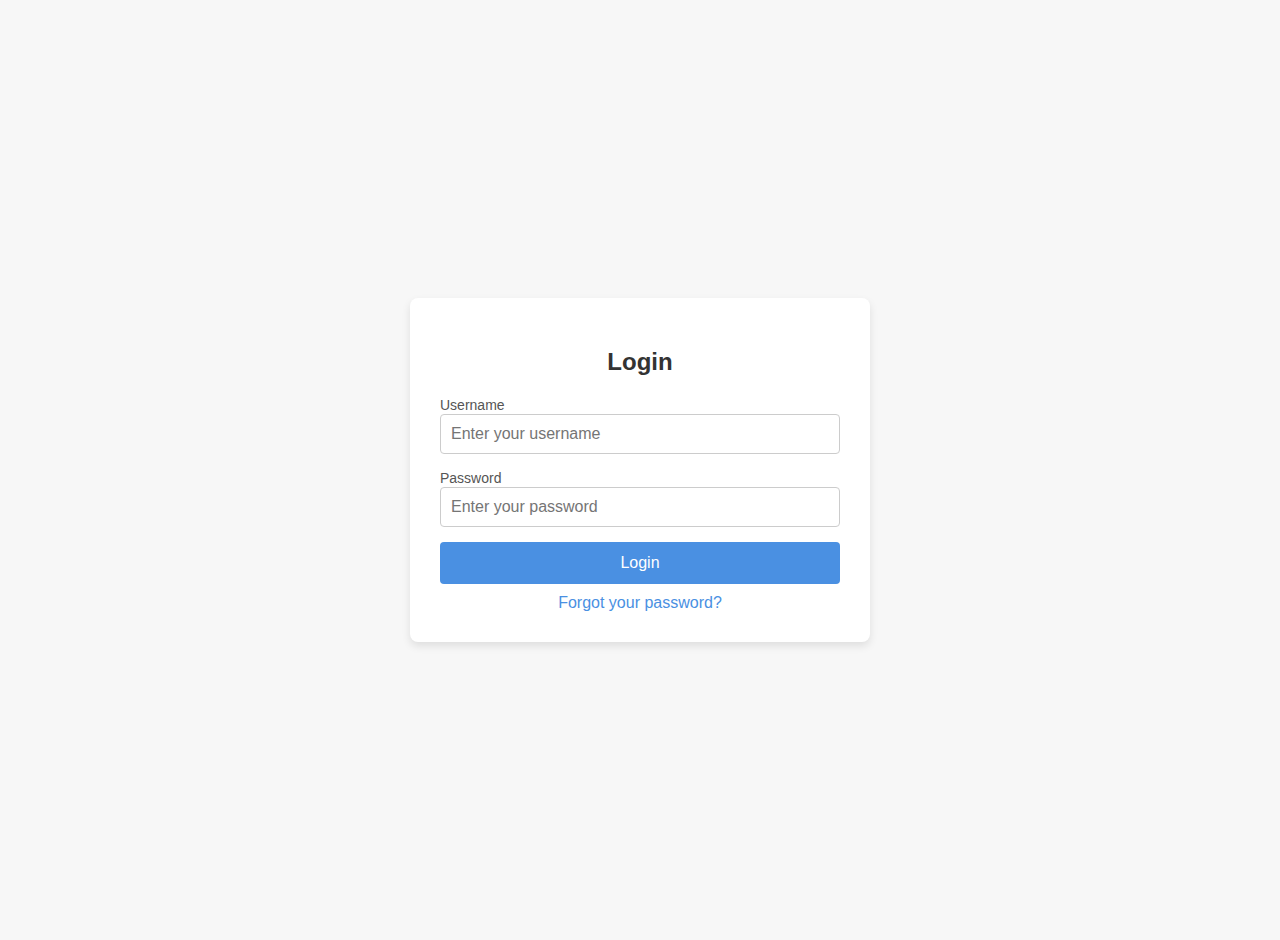
<file: index.html>
<!DOCTYPE html>
<html lang="en">

<head>
  <meta charset="utf-8">
  <meta name="viewport" content="width=device-width, initial-scale=1.0">
  <title>Login</title>
  <meta name="generator" content="Google Web Designer 16.3.0.0407">
  <!-- Liên kết đến file CSS ngoài -->
  <link rel="stylesheet" href="style.css">

</head>

<body>

  <div class="login-container">
    <h2>Login</h2>
    <form>
      <div class="form-group">
        <label for="username">Username</label>
        <input type="text" id="username" name="username" placeholder="Enter your username" required>
      </div>

      <div class="form-group">
        <label for="password">Password</label>
        <input type="password" id="password" name="password" placeholder="Enter your password" required>
      </div>

      <button type="submit" class="btn-login">Login</button>

      <div class="forgot-password">
        <a href="https://example.com/forgot-password">Forgot your password?</a>
      </div>
    </form>
  </div>

</body>

</html>
</file>
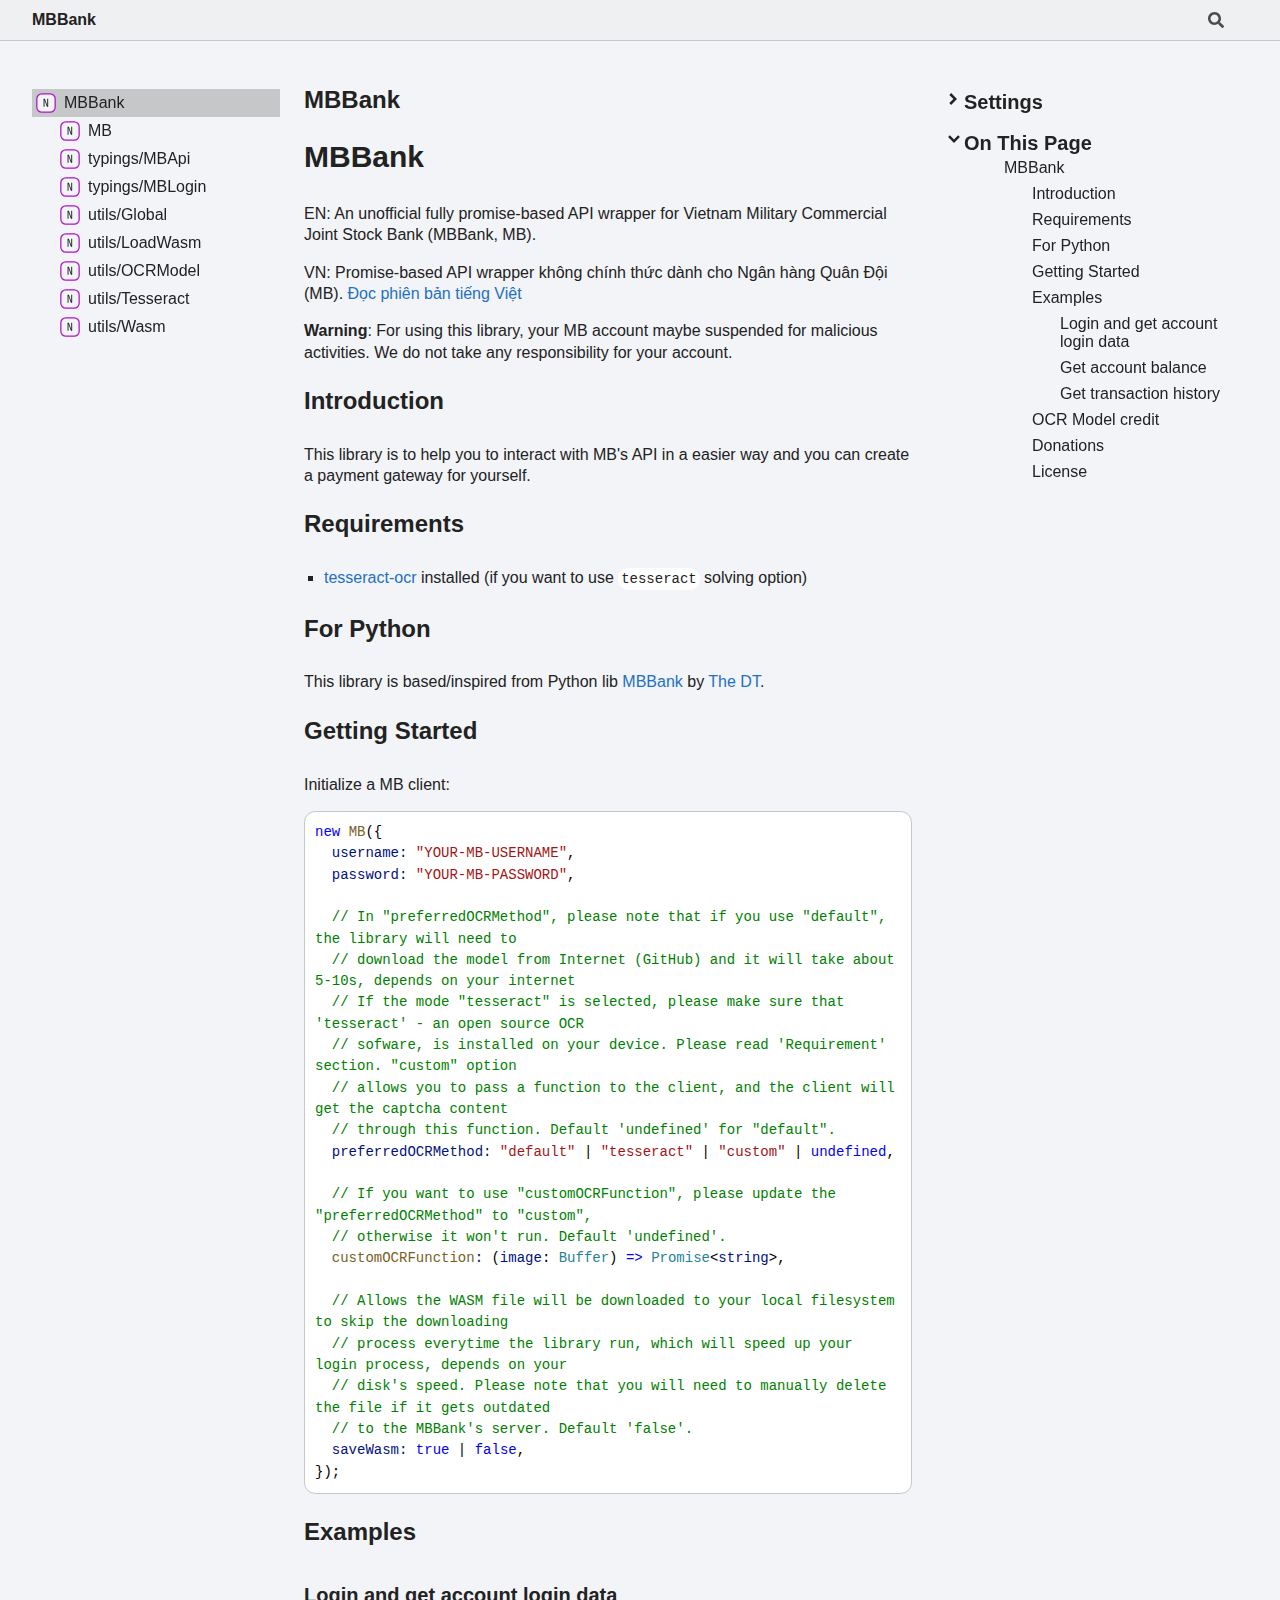
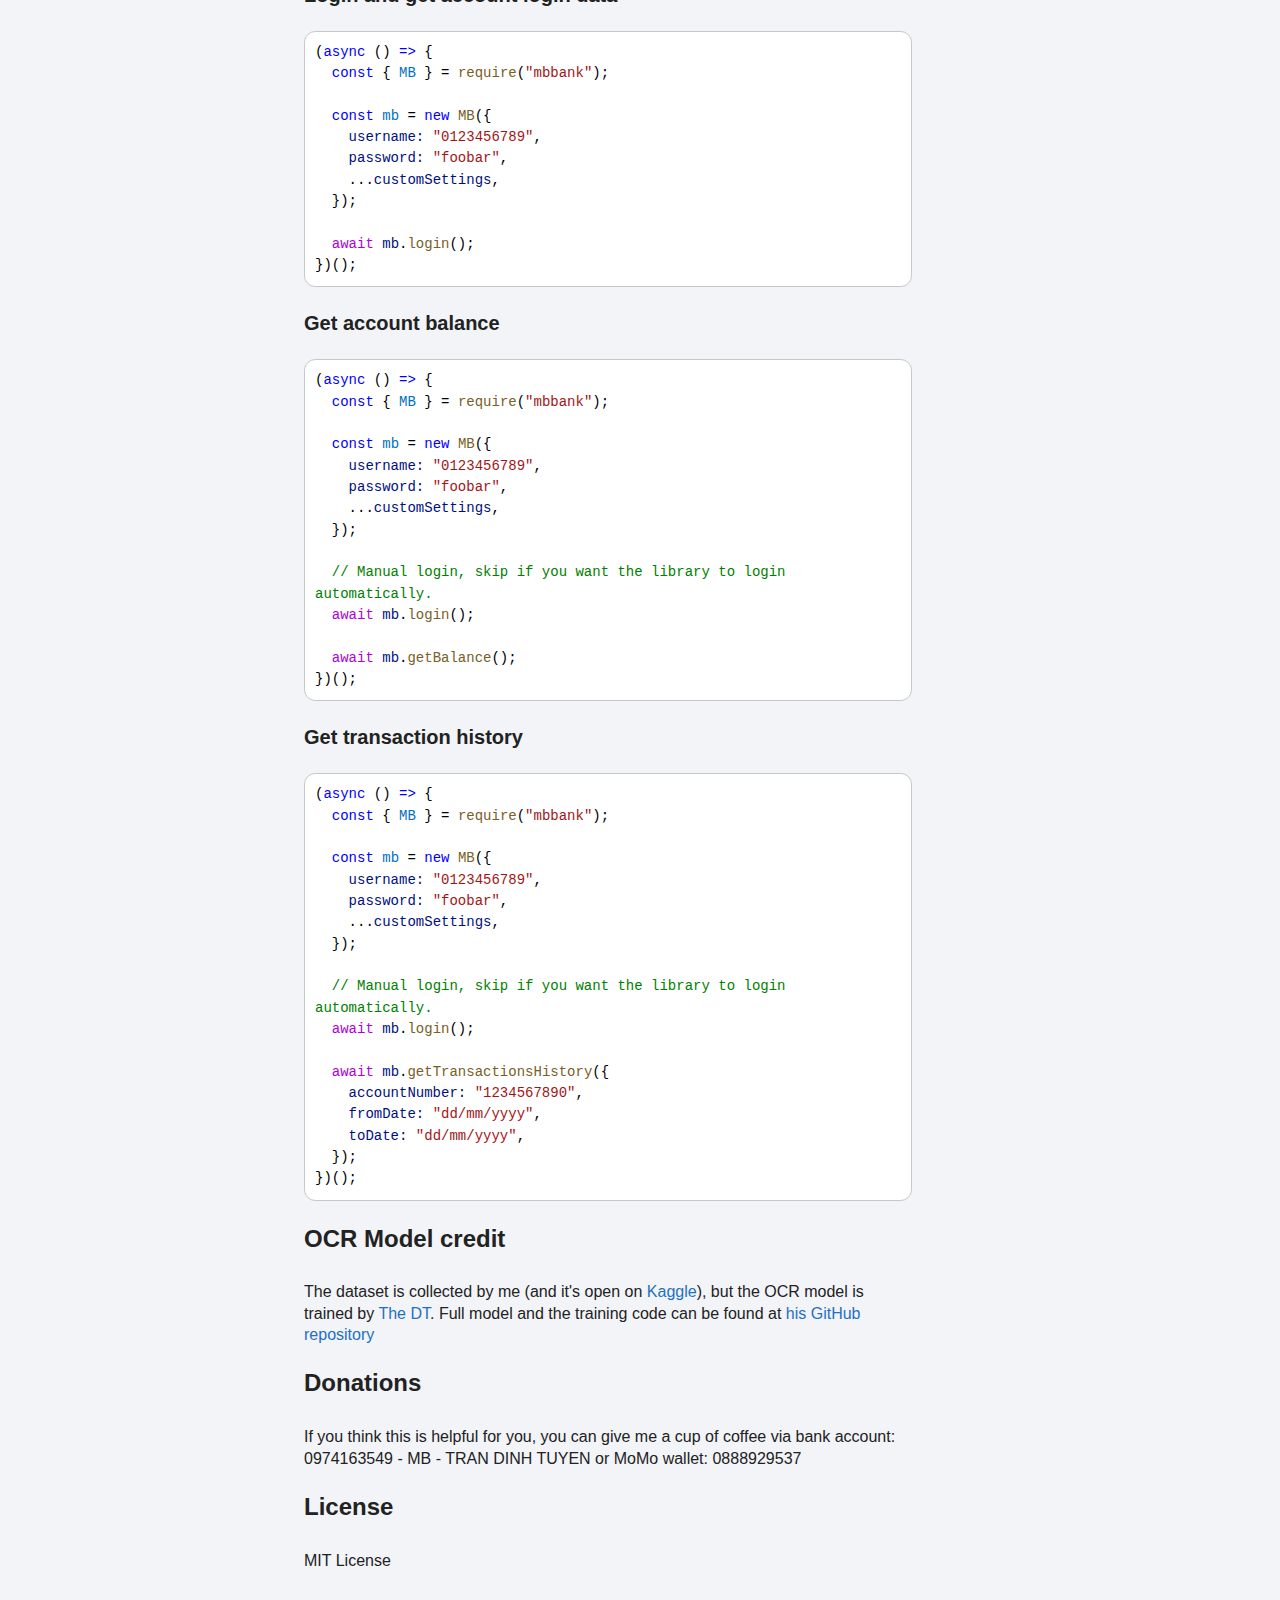
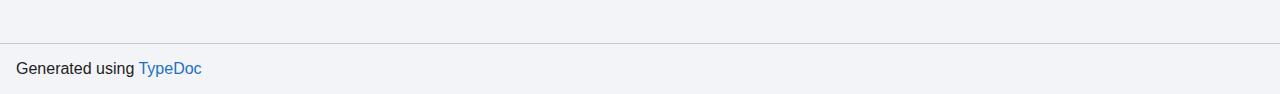
<file: docs/index - Copy.html>
<!DOCTYPE html><html class="default" lang="en"><head><meta charSet="utf-8"/><meta http-equiv="x-ua-compatible" content="IE=edge"/><title>MBBank</title><meta name="description" content="Documentation for MBBank"/><meta name="viewport" content="width=device-width, initial-scale=1"/><link rel="stylesheet" href="assets/style.css"/><link rel="stylesheet" href="assets/highlight.css"/><script defer src="assets/main.js"></script><script async src="assets/search.js" id="tsd-search-script"></script></head><body><script>document.documentElement.dataset.theme = localStorage.getItem("tsd-theme") || "os"</script><header class="tsd-page-toolbar">
<div class="tsd-toolbar-contents container">
<div class="table-cell" id="tsd-search" data-base=".">
<div class="field"><label for="tsd-search-field" class="tsd-widget tsd-toolbar-icon search no-caption"><svg width="16" height="16" viewBox="0 0 16 16" fill="none"><path d="M15.7824 13.833L12.6666 10.7177C12.5259 10.5771 12.3353 10.499 12.1353 10.499H11.6259C12.4884 9.39596 13.001 8.00859 13.001 6.49937C13.001 2.90909 10.0914 0 6.50048 0C2.90959 0 0 2.90909 0 6.49937C0 10.0896 2.90959 12.9987 6.50048 12.9987C8.00996 12.9987 9.39756 12.4863 10.5008 11.6239V12.1332C10.5008 12.3332 10.5789 12.5238 10.7195 12.6644L13.8354 15.7797C14.1292 16.0734 14.6042 16.0734 14.8948 15.7797L15.7793 14.8954C16.0731 14.6017 16.0731 14.1267 15.7824 13.833ZM6.50048 10.499C4.29094 10.499 2.50018 8.71165 2.50018 6.49937C2.50018 4.29021 4.28781 2.49976 6.50048 2.49976C8.71001 2.49976 10.5008 4.28708 10.5008 6.49937C10.5008 8.70852 8.71314 10.499 6.50048 10.499Z" fill="var(--color-text)"></path></svg></label><input type="text" id="tsd-search-field" aria-label="Search"/></div>
<div class="field">
<div id="tsd-toolbar-links"></div></div>
<ul class="results">
<li class="state loading">Preparing search index...</li>
<li class="state failure">The search index is not available</li></ul><a href="index.html" class="title">MBBank</a></div>
<div class="table-cell" id="tsd-widgets"><a href="#" class="tsd-widget tsd-toolbar-icon menu no-caption" data-toggle="menu" aria-label="Menu"><svg width="16" height="16" viewBox="0 0 16 16" fill="none"><rect x="1" y="3" width="14" height="2" fill="var(--color-text)"></rect><rect x="1" y="7" width="14" height="2" fill="var(--color-text)"></rect><rect x="1" y="11" width="14" height="2" fill="var(--color-text)"></rect></svg></a></div></div></header>
<div class="container container-main">
<div class="col-content">
<div class="tsd-page-title">
<h2>MBBank</h2></div>
<div class="tsd-panel tsd-typography"><a id="md:mbbank" class="tsd-anchor"></a><h1><a href="#md:mbbank">MBBank</a></h1><p>EN: An unofficial fully promise-based API wrapper for Vietnam Military Commercial Joint Stock Bank (MBBank, MB).</p>
<p>VN: Promise-based API wrapper không chính thức dành cho Ngân hàng Quân Đội (MB). <a href="./README.VI.md">Đọc phiên bản tiếng Việt</a></p>
<p><strong>Warning</strong>: For using this library, your MB account maybe suspended for malicious activities. We do not take any responsibility for your account.</p>
<a id="md:introduction" class="tsd-anchor"></a><h2><a href="#md:introduction">Introduction</a></h2><p>This library is to help you to interact with MB&#39;s API in a easier way and you can create a payment gateway for yourself.</p>
<a id="md:requirements" class="tsd-anchor"></a><h2><a href="#md:requirements">Requirements</a></h2><ul>
<li><a href="https://github.com/tesseract-ocr/tesseract">tesseract-ocr</a> installed (if you want to use <code>tesseract</code> solving option)</li>
</ul>
<a id="md:for-python" class="tsd-anchor"></a><h2><a href="#md:for-python">For Python</a></h2><p>This library is based/inspired from Python lib <a href="https://pypi.org/project/mbbank-lib/">MBBank</a> by <a href="https://github.com/thedtvn">The DT</a>.</p>
<a id="md:getting-started" class="tsd-anchor"></a><h2><a href="#md:getting-started">Getting Started</a></h2><p>Initialize a MB client:</p>
<pre><code class="language-ts"><span class="hl-0">new</span><span class="hl-1"> </span><span class="hl-2">MB</span><span class="hl-1">({</span><br/><span class="hl-1">  </span><span class="hl-3">username:</span><span class="hl-1"> </span><span class="hl-4">&quot;YOUR-MB-USERNAME&quot;</span><span class="hl-1">,</span><br/><span class="hl-1">  </span><span class="hl-3">password:</span><span class="hl-1"> </span><span class="hl-4">&quot;YOUR-MB-PASSWORD&quot;</span><span class="hl-1">,</span><br/><span class="hl-1">  </span><br/><span class="hl-1">  </span><span class="hl-5">// In &quot;preferredOCRMethod&quot;, please note that if you use &quot;default&quot;, the library will need to</span><br/><span class="hl-1">  </span><span class="hl-5">// download the model from Internet (GitHub) and it will take about 5-10s, depends on your internet</span><br/><span class="hl-1">  </span><span class="hl-5">// If the mode &quot;tesseract&quot; is selected, please make sure that &#39;tesseract&#39; - an open source OCR</span><br/><span class="hl-1">  </span><span class="hl-5">// sofware, is installed on your device. Please read &#39;Requirement&#39; section. &quot;custom&quot; option</span><br/><span class="hl-1">  </span><span class="hl-5">// allows you to pass a function to the client, and the client will get the captcha content</span><br/><span class="hl-1">  </span><span class="hl-5">// through this function. Default &#39;undefined&#39; for &quot;default&quot;.</span><br/><span class="hl-1">  </span><span class="hl-3">preferredOCRMethod:</span><span class="hl-1"> </span><span class="hl-4">&quot;default&quot;</span><span class="hl-1"> | </span><span class="hl-4">&quot;tesseract&quot;</span><span class="hl-1"> | </span><span class="hl-4">&quot;custom&quot;</span><span class="hl-1"> | </span><span class="hl-0">undefined</span><span class="hl-1">,</span><br/><span class="hl-1">  </span><br/><span class="hl-1">  </span><span class="hl-5">// If you want to use &quot;customOCRFunction&quot;, please update the &quot;preferredOCRMethod&quot; to &quot;custom&quot;,</span><br/><span class="hl-1">  </span><span class="hl-5">// otherwise it won&#39;t run. Default &#39;undefined&#39;.</span><br/><span class="hl-1">  </span><span class="hl-2">customOCRFunction</span><span class="hl-3">:</span><span class="hl-1"> (</span><span class="hl-3">image</span><span class="hl-1">: </span><span class="hl-6">Buffer</span><span class="hl-1">) </span><span class="hl-0">=&gt;</span><span class="hl-1"> </span><span class="hl-6">Promise</span><span class="hl-1">&lt;</span><span class="hl-3">string</span><span class="hl-1">&gt;,</span><br/><br/><span class="hl-1">  </span><span class="hl-5">// Allows the WASM file will be downloaded to your local filesystem to skip the downloading</span><br/><span class="hl-1">  </span><span class="hl-5">// process everytime the library run, which will speed up your login process, depends on your</span><br/><span class="hl-1">  </span><span class="hl-5">// disk&#39;s speed. Please note that you will need to manually delete the file if it gets outdated</span><br/><span class="hl-1">  </span><span class="hl-5">// to the MBBank&#39;s server. Default &#39;false&#39;.</span><br/><span class="hl-1">  </span><span class="hl-3">saveWasm:</span><span class="hl-1"> </span><span class="hl-0">true</span><span class="hl-1"> | </span><span class="hl-0">false</span><span class="hl-1">,</span><br/><span class="hl-1">});</span>
</code><button>Copy</button></pre>
<a id="md:examples" class="tsd-anchor"></a><h2><a href="#md:examples">Examples</a></h2><a id="md:login-and-get-account-login-data" class="tsd-anchor"></a><h3><a href="#md:login-and-get-account-login-data">Login and get account login data</a></h3><pre><code class="language-ts"><span class="hl-1">(</span><span class="hl-0">async</span><span class="hl-1"> () </span><span class="hl-0">=&gt;</span><span class="hl-1"> {</span><br/><span class="hl-1">  </span><span class="hl-0">const</span><span class="hl-1"> { </span><span class="hl-7">MB</span><span class="hl-1"> } = </span><span class="hl-2">require</span><span class="hl-1">(</span><span class="hl-4">&quot;mbbank&quot;</span><span class="hl-1">);</span><br/><br/><span class="hl-1">  </span><span class="hl-0">const</span><span class="hl-1"> </span><span class="hl-7">mb</span><span class="hl-1"> = </span><span class="hl-0">new</span><span class="hl-1"> </span><span class="hl-2">MB</span><span class="hl-1">({</span><br/><span class="hl-1">    </span><span class="hl-3">username:</span><span class="hl-1"> </span><span class="hl-4">&quot;0123456789&quot;</span><span class="hl-1">,</span><br/><span class="hl-1">    </span><span class="hl-3">password:</span><span class="hl-1"> </span><span class="hl-4">&quot;foobar&quot;</span><span class="hl-1">,</span><br/><span class="hl-1">    ...</span><span class="hl-3">customSettings</span><span class="hl-1">,</span><br/><span class="hl-1">  });</span><br/><br/><span class="hl-1">  </span><span class="hl-8">await</span><span class="hl-1"> </span><span class="hl-3">mb</span><span class="hl-1">.</span><span class="hl-2">login</span><span class="hl-1">();</span><br/><span class="hl-1">})();</span>
</code><button>Copy</button></pre>
<a id="md:get-account-balance" class="tsd-anchor"></a><h3><a href="#md:get-account-balance">Get account balance</a></h3><pre><code class="language-ts"><span class="hl-1">(</span><span class="hl-0">async</span><span class="hl-1"> () </span><span class="hl-0">=&gt;</span><span class="hl-1"> {</span><br/><span class="hl-1">  </span><span class="hl-0">const</span><span class="hl-1"> { </span><span class="hl-7">MB</span><span class="hl-1"> } = </span><span class="hl-2">require</span><span class="hl-1">(</span><span class="hl-4">&quot;mbbank&quot;</span><span class="hl-1">);</span><br/><br/><span class="hl-1">  </span><span class="hl-0">const</span><span class="hl-1"> </span><span class="hl-7">mb</span><span class="hl-1"> = </span><span class="hl-0">new</span><span class="hl-1"> </span><span class="hl-2">MB</span><span class="hl-1">({</span><br/><span class="hl-1">    </span><span class="hl-3">username:</span><span class="hl-1"> </span><span class="hl-4">&quot;0123456789&quot;</span><span class="hl-1">,</span><br/><span class="hl-1">    </span><span class="hl-3">password:</span><span class="hl-1"> </span><span class="hl-4">&quot;foobar&quot;</span><span class="hl-1">,</span><br/><span class="hl-1">    ...</span><span class="hl-3">customSettings</span><span class="hl-1">,</span><br/><span class="hl-1">  });</span><br/><br/><span class="hl-1">  </span><span class="hl-5">// Manual login, skip if you want the library to login automatically.</span><br/><span class="hl-1">  </span><span class="hl-8">await</span><span class="hl-1"> </span><span class="hl-3">mb</span><span class="hl-1">.</span><span class="hl-2">login</span><span class="hl-1">();</span><br/><br/><span class="hl-1">  </span><span class="hl-8">await</span><span class="hl-1"> </span><span class="hl-3">mb</span><span class="hl-1">.</span><span class="hl-2">getBalance</span><span class="hl-1">();</span><br/><span class="hl-1">})();</span>
</code><button>Copy</button></pre>
<a id="md:get-transaction-history" class="tsd-anchor"></a><h3><a href="#md:get-transaction-history">Get transaction history</a></h3><pre><code class="language-ts"><span class="hl-1">(</span><span class="hl-0">async</span><span class="hl-1"> () </span><span class="hl-0">=&gt;</span><span class="hl-1"> {</span><br/><span class="hl-1">  </span><span class="hl-0">const</span><span class="hl-1"> { </span><span class="hl-7">MB</span><span class="hl-1"> } = </span><span class="hl-2">require</span><span class="hl-1">(</span><span class="hl-4">&quot;mbbank&quot;</span><span class="hl-1">);</span><br/><br/><span class="hl-1">  </span><span class="hl-0">const</span><span class="hl-1"> </span><span class="hl-7">mb</span><span class="hl-1"> = </span><span class="hl-0">new</span><span class="hl-1"> </span><span class="hl-2">MB</span><span class="hl-1">({</span><br/><span class="hl-1">    </span><span class="hl-3">username:</span><span class="hl-1"> </span><span class="hl-4">&quot;0123456789&quot;</span><span class="hl-1">,</span><br/><span class="hl-1">    </span><span class="hl-3">password:</span><span class="hl-1"> </span><span class="hl-4">&quot;foobar&quot;</span><span class="hl-1">,</span><br/><span class="hl-1">    ...</span><span class="hl-3">customSettings</span><span class="hl-1">,</span><br/><span class="hl-1">  });</span><br/><br/><span class="hl-1">  </span><span class="hl-5">// Manual login, skip if you want the library to login automatically.</span><br/><span class="hl-1">  </span><span class="hl-8">await</span><span class="hl-1"> </span><span class="hl-3">mb</span><span class="hl-1">.</span><span class="hl-2">login</span><span class="hl-1">();</span><br/><br/><span class="hl-1">  </span><span class="hl-8">await</span><span class="hl-1"> </span><span class="hl-3">mb</span><span class="hl-1">.</span><span class="hl-2">getTransactionsHistory</span><span class="hl-1">({</span><br/><span class="hl-1">    </span><span class="hl-3">accountNumber:</span><span class="hl-1"> </span><span class="hl-4">&quot;1234567890&quot;</span><span class="hl-1">,</span><br/><span class="hl-1">    </span><span class="hl-3">fromDate:</span><span class="hl-1"> </span><span class="hl-4">&quot;dd/mm/yyyy&quot;</span><span class="hl-1">,</span><br/><span class="hl-1">    </span><span class="hl-3">toDate:</span><span class="hl-1"> </span><span class="hl-4">&quot;dd/mm/yyyy&quot;</span><span class="hl-1">,</span><br/><span class="hl-1">  });</span><br/><span class="hl-1">})();</span>
</code><button>Copy</button></pre>
<a id="md:ocr-model-credit" class="tsd-anchor"></a><h2><a href="#md:ocr-model-credit">OCR Model credit</a></h2><p>The dataset is collected by me (and it&#39;s open on <a href="https://www.kaggle.com/datasets/cookiegmvn/mbbank-captcha-images">Kaggle</a>), but the OCR model is trained by <a href="https://github.com/thedtvn">The DT</a>. Full model and the training code can be found at <a href="https://github.com/thedtvn/mbbank-capcha-ocr">his GitHub repository</a></p>
<a id="md:donations" class="tsd-anchor"></a><h2><a href="#md:donations">Donations</a></h2><p>If you think this is helpful for you, you can give me a cup of coffee via bank account: 0974163549 - MB - TRAN DINH TUYEN or MoMo wallet: 0888929537</p>
<a id="md:license" class="tsd-anchor"></a><h2><a href="#md:license">License</a></h2><p>MIT License</p>
</div></div>
<div class="col-sidebar">
<div class="page-menu">
<div class="tsd-navigation settings">
<details class="tsd-index-accordion"><summary class="tsd-accordion-summary">
<h3><svg width="20" height="20" viewBox="0 0 24 24" fill="none"><path d="M4.93896 8.531L12 15.591L19.061 8.531L16.939 6.409L12 11.349L7.06098 6.409L4.93896 8.531Z" fill="var(--color-text)" id="icon-chevronDown"></path></svg>Settings</h3></summary>
<div class="tsd-accordion-details">
<div class="tsd-filter-visibility">
<h4 class="uppercase">Member Visibility</h4><form>
<ul id="tsd-filter-options">
<li class="tsd-filter-item"><label class="tsd-filter-input"><input type="checkbox" id="tsd-filter-protected" name="protected"/><svg width="32" height="32" viewBox="0 0 32 32" aria-hidden="true"><rect class="tsd-checkbox-background" width="30" height="30" x="1" y="1" rx="6" fill="none"></rect><path class="tsd-checkbox-checkmark" d="M8.35422 16.8214L13.2143 21.75L24.6458 10.25" stroke="none" stroke-width="3.5" stroke-linejoin="round" fill="none"></path></svg><span>Protected</span></label></li>
<li class="tsd-filter-item"><label class="tsd-filter-input"><input type="checkbox" id="tsd-filter-private" name="private"/><svg width="32" height="32" viewBox="0 0 32 32" aria-hidden="true"><rect class="tsd-checkbox-background" width="30" height="30" x="1" y="1" rx="6" fill="none"></rect><path class="tsd-checkbox-checkmark" d="M8.35422 16.8214L13.2143 21.75L24.6458 10.25" stroke="none" stroke-width="3.5" stroke-linejoin="round" fill="none"></path></svg><span>Private</span></label></li>
<li class="tsd-filter-item"><label class="tsd-filter-input"><input type="checkbox" id="tsd-filter-inherited" name="inherited" checked/><svg width="32" height="32" viewBox="0 0 32 32" aria-hidden="true"><rect class="tsd-checkbox-background" width="30" height="30" x="1" y="1" rx="6" fill="none"></rect><path class="tsd-checkbox-checkmark" d="M8.35422 16.8214L13.2143 21.75L24.6458 10.25" stroke="none" stroke-width="3.5" stroke-linejoin="round" fill="none"></path></svg><span>Inherited</span></label></li></ul></form></div>
<div class="tsd-theme-toggle">
<h4 class="uppercase">Theme</h4><select id="tsd-theme"><option value="os">OS</option><option value="light">Light</option><option value="dark">Dark</option></select></div></div></details></div>
<details open class="tsd-index-accordion tsd-page-navigation"><summary class="tsd-accordion-summary">
<h3><svg width="20" height="20" viewBox="0 0 24 24" fill="none"><use href="#icon-chevronDown"></use></svg>On This Page</h3></summary>
<div class="tsd-accordion-details">
<ul>
<li>
<ul>
<li><a href="#md:mbbank"><span>MBBank</span></a></li>
<li>
<ul>
<li><a href="#md:introduction"><span>Introduction</span></a></li>
<li><a href="#md:requirements"><span>Requirements</span></a></li>
<li><a href="#md:for-python"><span>For <wbr/>Python</span></a></li>
<li><a href="#md:getting-started"><span>Getting <wbr/>Started</span></a></li>
<li><a href="#md:examples"><span>Examples</span></a></li>
<li>
<ul>
<li><a href="#md:login-and-get-account-login-data"><span>Login and get account login data</span></a></li>
<li><a href="#md:get-account-balance"><span>Get account balance</span></a></li>
<li><a href="#md:get-transaction-history"><span>Get transaction history</span></a></li></ul></li>
<li><a href="#md:ocr-model-credit"><span>OCR <wbr/>Model credit</span></a></li>
<li><a href="#md:donations"><span>Donations</span></a></li>
<li><a href="#md:license"><span>License</span></a></li></ul></li></ul></li></ul></div></details></div>
<div class="site-menu">
<nav class="tsd-navigation"><a href="index.html" class="current"><svg class="tsd-kind-icon" viewBox="0 0 24 24"><g id="icon-4"><rect fill="var(--color-icon-background)" stroke="var(--color-ts-namespace)" stroke-width="1.5" x="1" y="1" width="22" height="22" rx="6"></rect><path d="M9.33 16V7.24H10.77L13.446 14.74C13.43 14.54 13.41 14.296 13.386 14.008C13.37 13.712 13.354 13.404 13.338 13.084C13.33 12.756 13.326 12.448 13.326 12.16V7.24H14.37V16H12.93L10.266 8.5C10.282 8.692 10.298 8.936 10.314 9.232C10.33 9.52 10.342 9.828 10.35 10.156C10.366 10.476 10.374 10.784 10.374 11.08V16H9.33Z" fill="var(--color-text)"></path></g></svg><span>MBBank</span></a>
<ul class="tsd-small-nested-navigation">
<li><a href="modules/MB.html"><svg class="tsd-kind-icon" viewBox="0 0 24 24"><use href="#icon-4"></use></svg><span>MB</span></a></li>
<li><a href="modules/typings_MBApi.html"><svg class="tsd-kind-icon" viewBox="0 0 24 24"><use href="#icon-4"></use></svg><span>typings/MBApi</span></a></li>
<li><a href="modules/typings_MBLogin.html"><svg class="tsd-kind-icon" viewBox="0 0 24 24"><use href="#icon-4"></use></svg><span>typings/MBLogin</span></a></li>
<li><a href="modules/utils_Global.html"><svg class="tsd-kind-icon" viewBox="0 0 24 24"><use href="#icon-4"></use></svg><span>utils/<wbr/>Global</span></a></li>
<li><a href="modules/utils_LoadWasm.html"><svg class="tsd-kind-icon" viewBox="0 0 24 24"><use href="#icon-4"></use></svg><span>utils/<wbr/>Load<wbr/>Wasm</span></a></li>
<li><a href="modules/utils_OCRModel.html"><svg class="tsd-kind-icon" viewBox="0 0 24 24"><use href="#icon-4"></use></svg><span>utils/OCRModel</span></a></li>
<li><a href="modules/utils_Tesseract.html"><svg class="tsd-kind-icon" viewBox="0 0 24 24"><use href="#icon-4"></use></svg><span>utils/<wbr/>Tesseract</span></a></li>
<li><a href="modules/utils_Wasm.html"><svg class="tsd-kind-icon" viewBox="0 0 24 24"><use href="#icon-4"></use></svg><span>utils/<wbr/>Wasm</span></a></li></ul></nav></div></div></div>
<div class="tsd-generator">
<p>Generated using <a href="https://typedoc.org/" target="_blank">TypeDoc</a></p></div>
<div class="overlay"></div></body></html>
</file>
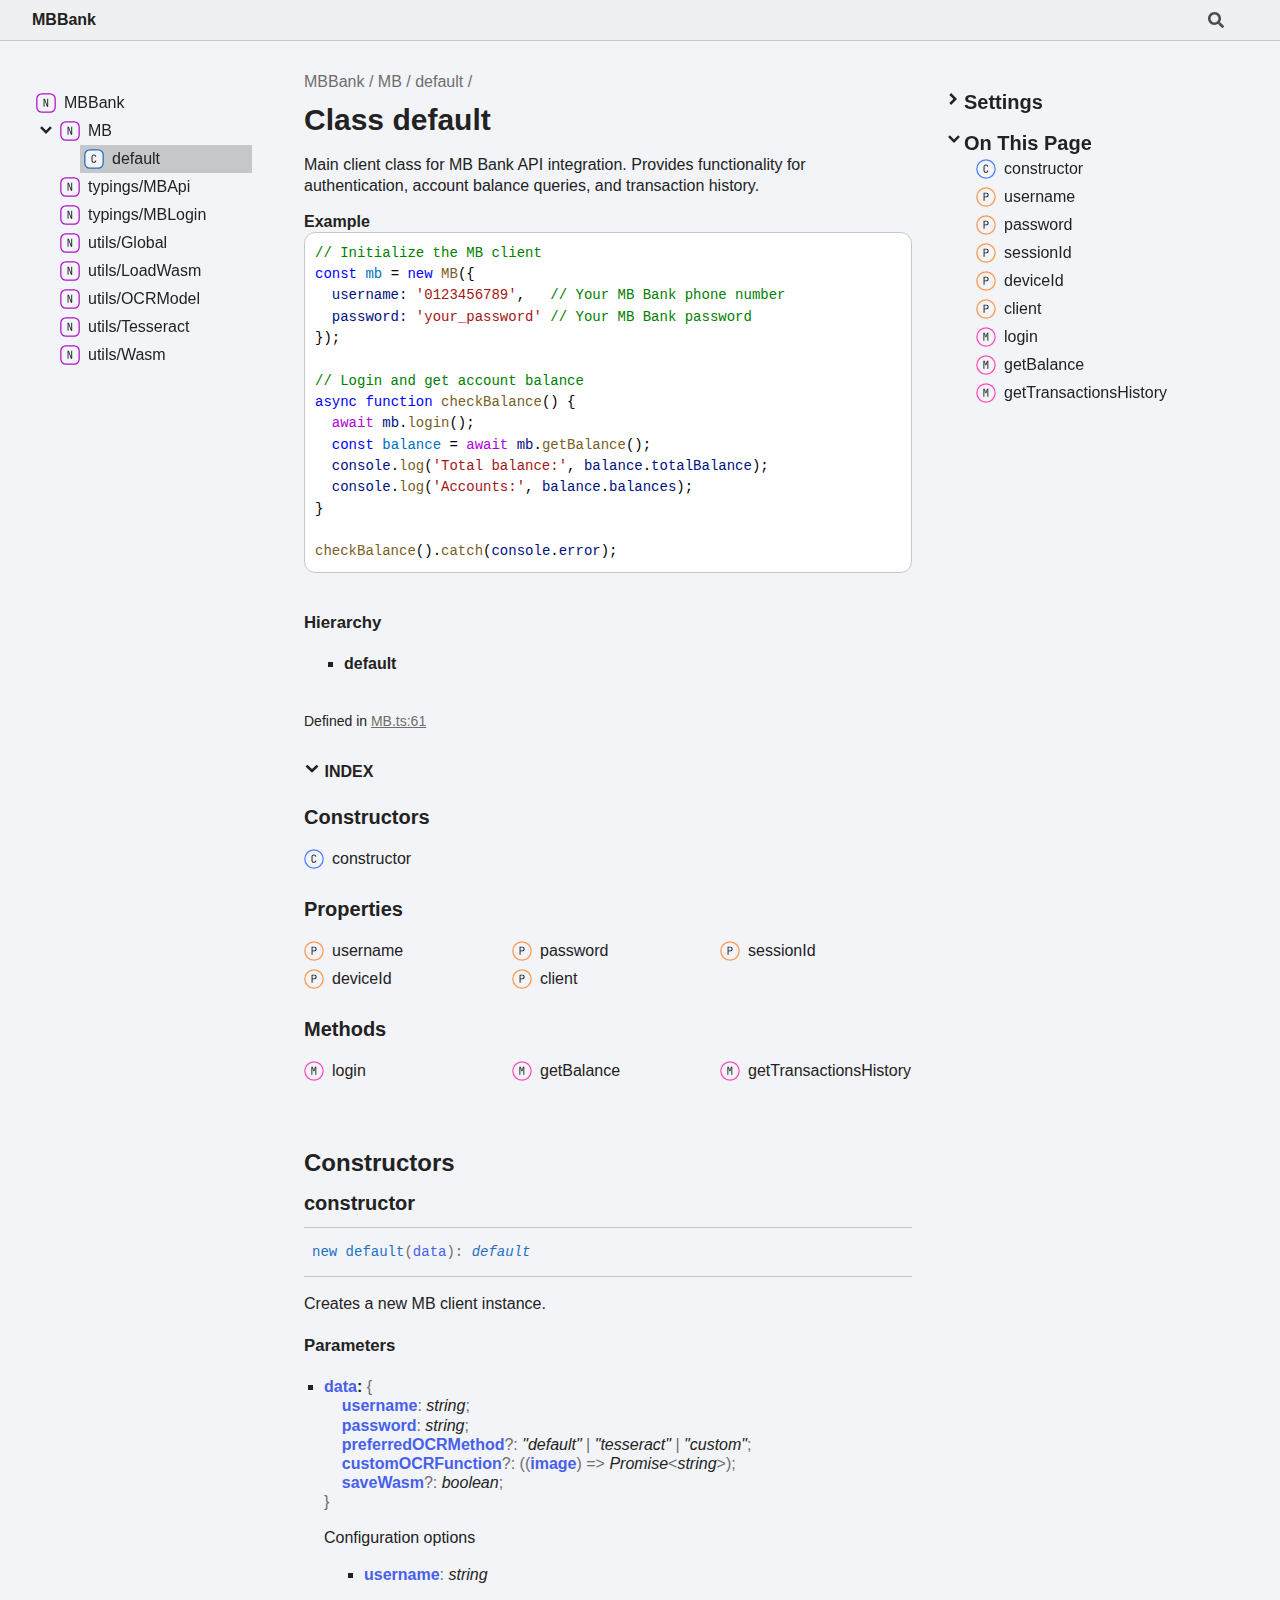
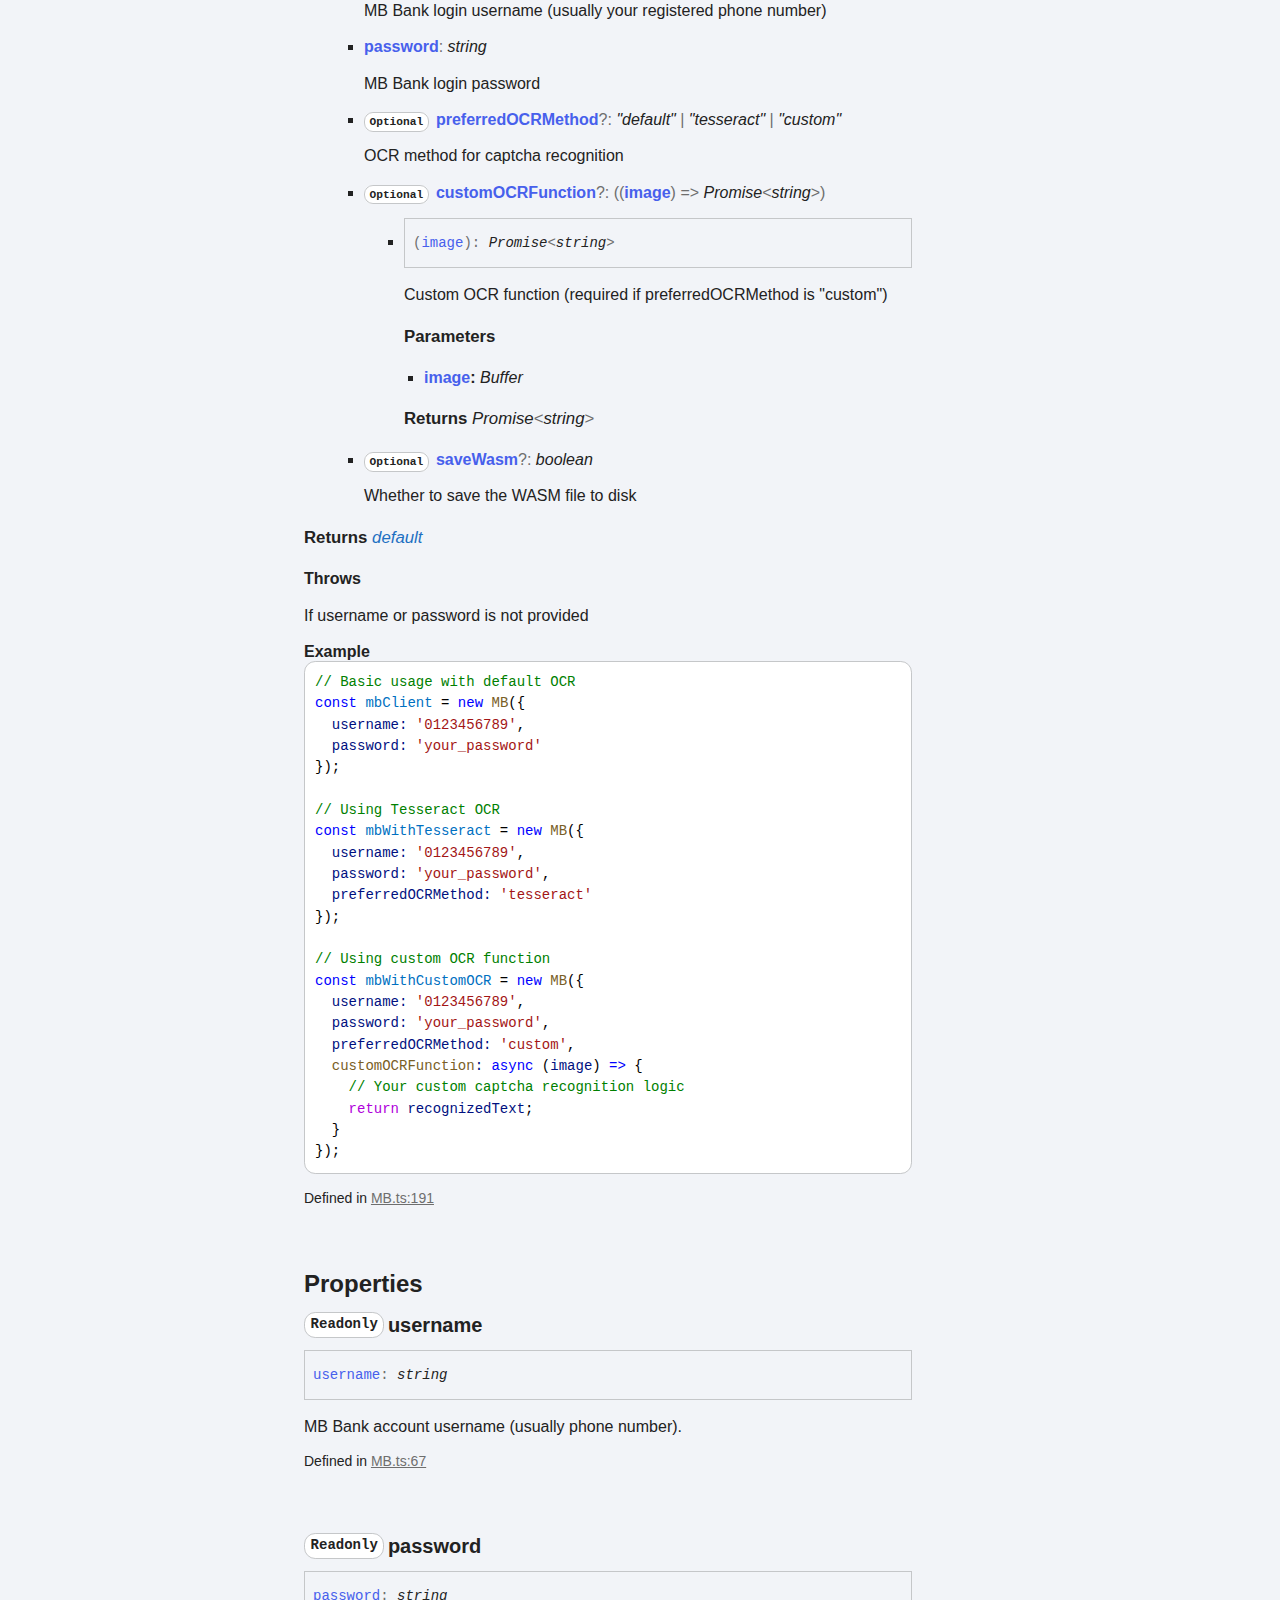
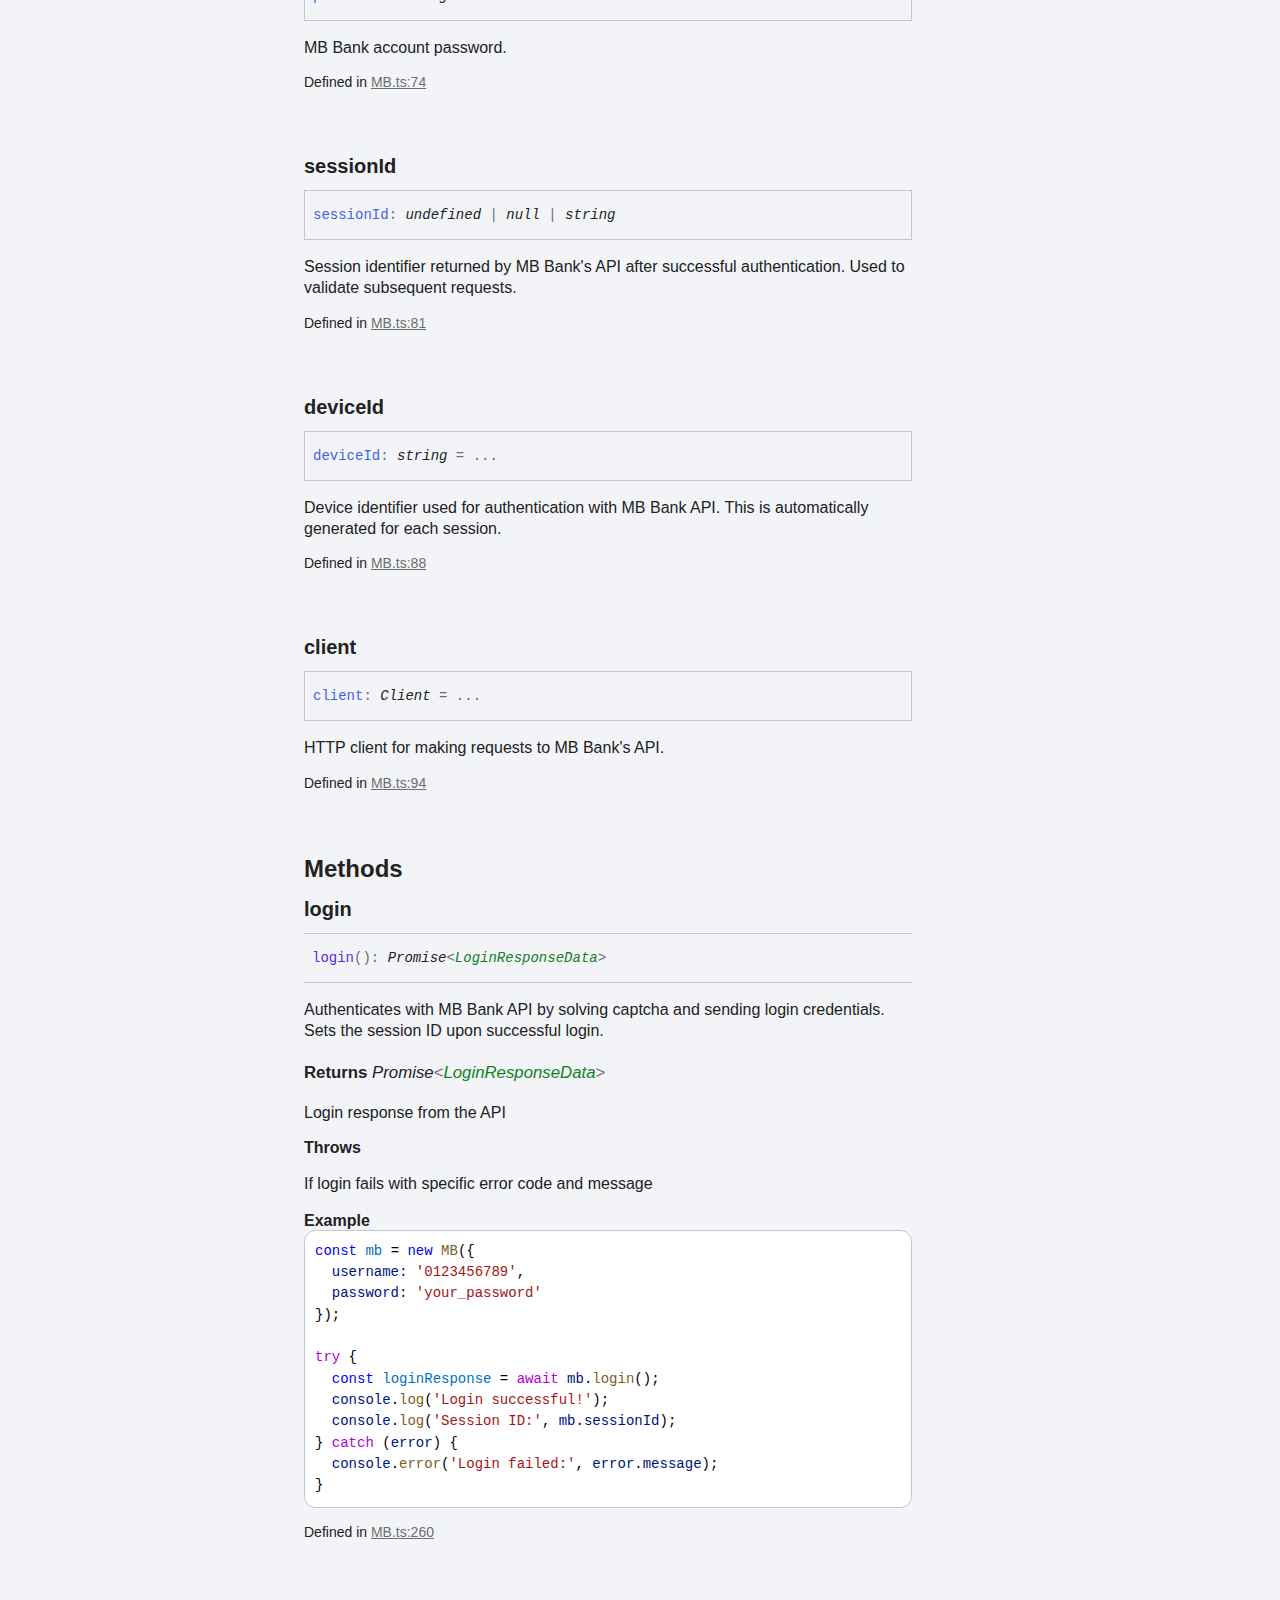
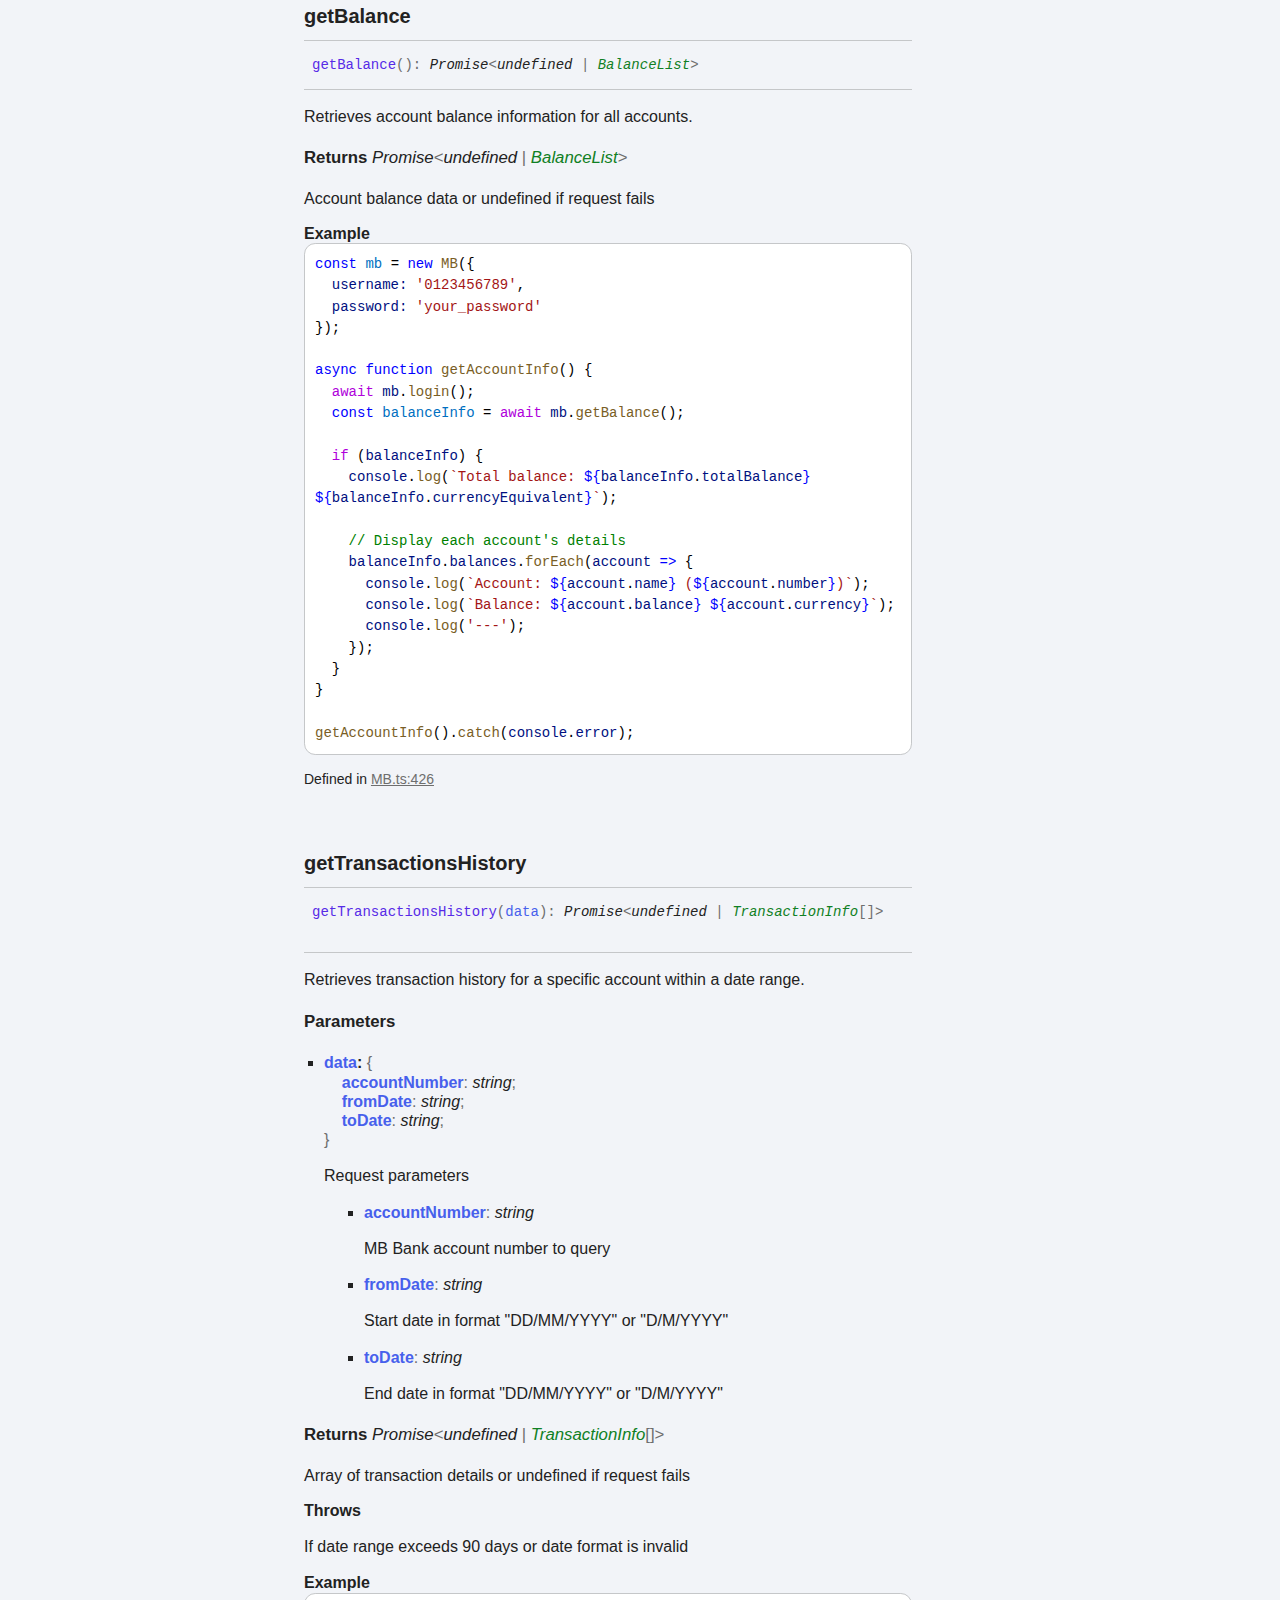
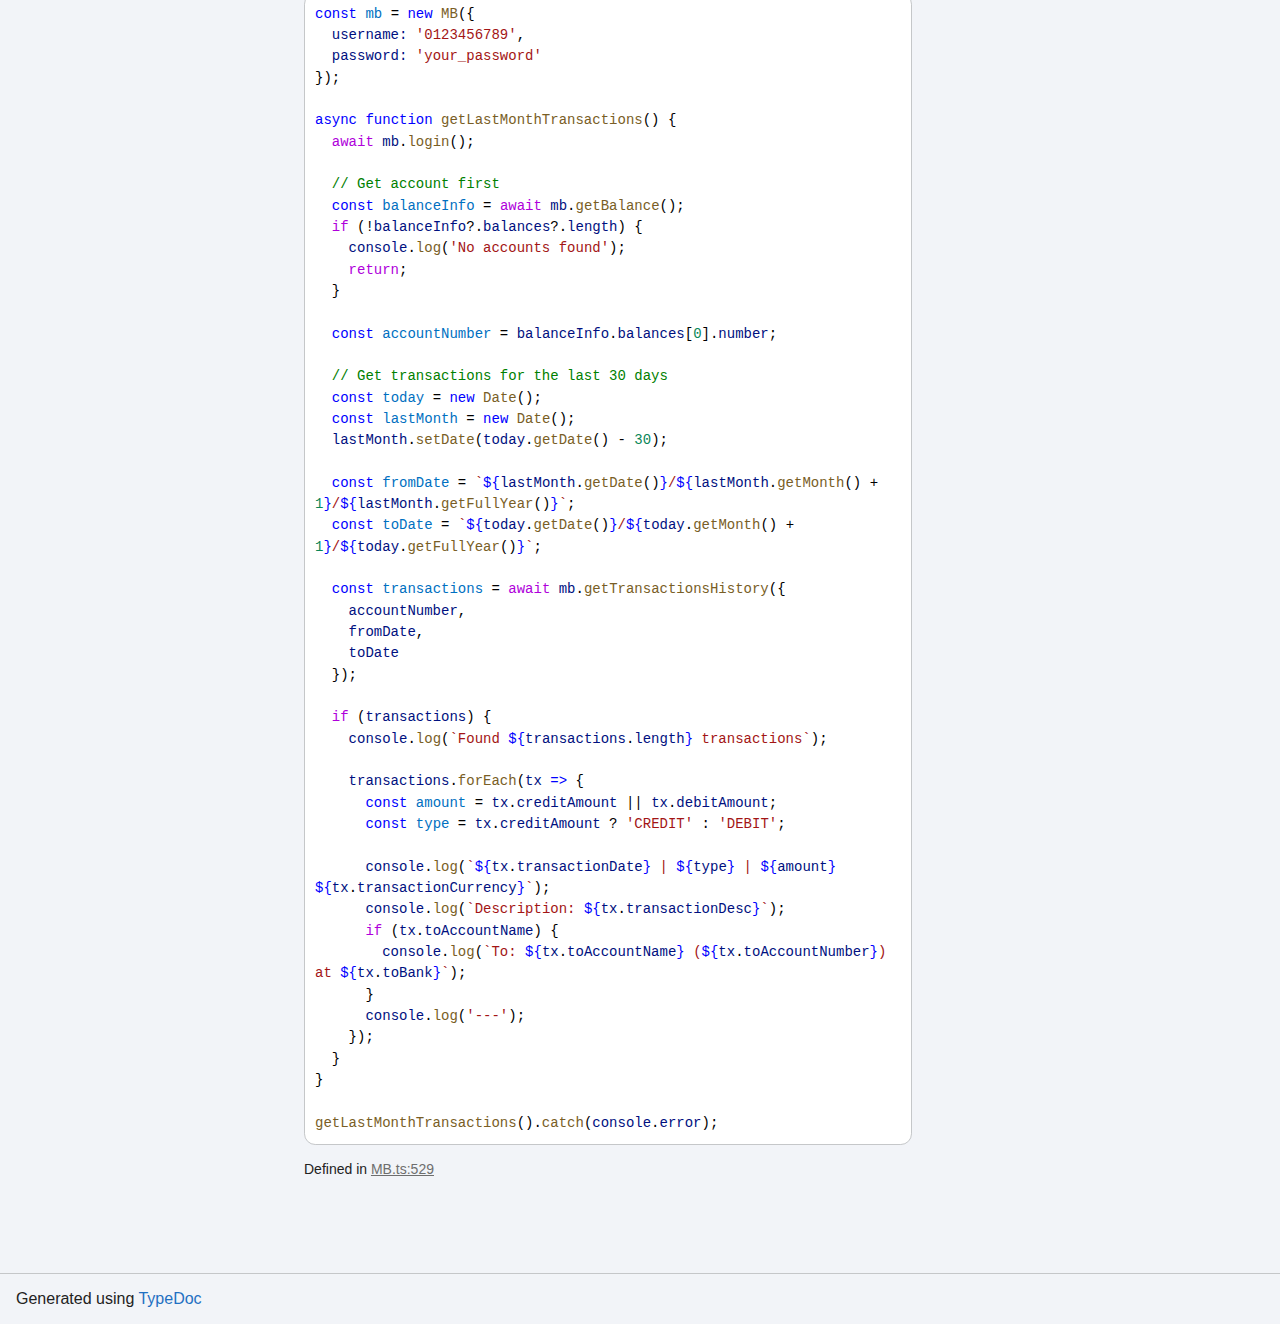
<file: docs/classes/MB.default.html>
<!DOCTYPE html><html class="default" lang="en"><head><meta charSet="utf-8"/><meta http-equiv="x-ua-compatible" content="IE=edge"/><title>default | MBBank</title><meta name="description" content="Documentation for MBBank"/><meta name="viewport" content="width=device-width, initial-scale=1"/><link rel="stylesheet" href="../assets/style.css"/><link rel="stylesheet" href="../assets/highlight.css"/><script defer src="../assets/main.js"></script><script async src="../assets/search.js" id="tsd-search-script"></script></head><body><script>document.documentElement.dataset.theme = localStorage.getItem("tsd-theme") || "os"</script><header class="tsd-page-toolbar">
<div class="tsd-toolbar-contents container">
<div class="table-cell" id="tsd-search" data-base="..">
<div class="field"><label for="tsd-search-field" class="tsd-widget tsd-toolbar-icon search no-caption"><svg width="16" height="16" viewBox="0 0 16 16" fill="none"><path d="M15.7824 13.833L12.6666 10.7177C12.5259 10.5771 12.3353 10.499 12.1353 10.499H11.6259C12.4884 9.39596 13.001 8.00859 13.001 6.49937C13.001 2.90909 10.0914 0 6.50048 0C2.90959 0 0 2.90909 0 6.49937C0 10.0896 2.90959 12.9987 6.50048 12.9987C8.00996 12.9987 9.39756 12.4863 10.5008 11.6239V12.1332C10.5008 12.3332 10.5789 12.5238 10.7195 12.6644L13.8354 15.7797C14.1292 16.0734 14.6042 16.0734 14.8948 15.7797L15.7793 14.8954C16.0731 14.6017 16.0731 14.1267 15.7824 13.833ZM6.50048 10.499C4.29094 10.499 2.50018 8.71165 2.50018 6.49937C2.50018 4.29021 4.28781 2.49976 6.50048 2.49976C8.71001 2.49976 10.5008 4.28708 10.5008 6.49937C10.5008 8.70852 8.71314 10.499 6.50048 10.499Z" fill="var(--color-text)"></path></svg></label><input type="text" id="tsd-search-field" aria-label="Search"/></div>
<div class="field">
<div id="tsd-toolbar-links"></div></div>
<ul class="results">
<li class="state loading">Preparing search index...</li>
<li class="state failure">The search index is not available</li></ul><a href="../index.html" class="title">MBBank</a></div>
<div class="table-cell" id="tsd-widgets"><a href="#" class="tsd-widget tsd-toolbar-icon menu no-caption" data-toggle="menu" aria-label="Menu"><svg width="16" height="16" viewBox="0 0 16 16" fill="none"><rect x="1" y="3" width="14" height="2" fill="var(--color-text)"></rect><rect x="1" y="7" width="14" height="2" fill="var(--color-text)"></rect><rect x="1" y="11" width="14" height="2" fill="var(--color-text)"></rect></svg></a></div></div></header>
<div class="container container-main">
<div class="col-content">
<div class="tsd-page-title">
<ul class="tsd-breadcrumb">
<li><a href="../index.html">MBBank</a></li>
<li><a href="../modules/MB.html">MB</a></li>
<li><a href="MB.default.html">default</a></li></ul>
<h1>Class default</h1></div>
<section class="tsd-panel tsd-comment">
<div class="tsd-comment tsd-typography"><p>Main client class for MB Bank API integration.
Provides functionality for authentication, account balance queries, and transaction history.</p>
</div>
<div class="tsd-comment tsd-typography">
<h4>Example</h4><pre><code class="language-typescript"><span class="hl-5">// Initialize the MB client</span><br/><span class="hl-0">const</span><span class="hl-1"> </span><span class="hl-7">mb</span><span class="hl-1"> = </span><span class="hl-0">new</span><span class="hl-1"> </span><span class="hl-2">MB</span><span class="hl-1">({</span><br/><span class="hl-1">  </span><span class="hl-3">username:</span><span class="hl-1"> </span><span class="hl-4">&#39;0123456789&#39;</span><span class="hl-1">,   </span><span class="hl-5">// Your MB Bank phone number</span><br/><span class="hl-1">  </span><span class="hl-3">password:</span><span class="hl-1"> </span><span class="hl-4">&#39;your_password&#39;</span><span class="hl-1"> </span><span class="hl-5">// Your MB Bank password</span><br/><span class="hl-1">});</span><br/><br/><span class="hl-5">// Login and get account balance</span><br/><span class="hl-0">async</span><span class="hl-1"> </span><span class="hl-0">function</span><span class="hl-1"> </span><span class="hl-2">checkBalance</span><span class="hl-1">() {</span><br/><span class="hl-1">  </span><span class="hl-8">await</span><span class="hl-1"> </span><span class="hl-3">mb</span><span class="hl-1">.</span><span class="hl-2">login</span><span class="hl-1">();</span><br/><span class="hl-1">  </span><span class="hl-0">const</span><span class="hl-1"> </span><span class="hl-7">balance</span><span class="hl-1"> = </span><span class="hl-8">await</span><span class="hl-1"> </span><span class="hl-3">mb</span><span class="hl-1">.</span><span class="hl-2">getBalance</span><span class="hl-1">();</span><br/><span class="hl-1">  </span><span class="hl-3">console</span><span class="hl-1">.</span><span class="hl-2">log</span><span class="hl-1">(</span><span class="hl-4">&#39;Total balance:&#39;</span><span class="hl-1">, </span><span class="hl-3">balance</span><span class="hl-1">.</span><span class="hl-3">totalBalance</span><span class="hl-1">);</span><br/><span class="hl-1">  </span><span class="hl-3">console</span><span class="hl-1">.</span><span class="hl-2">log</span><span class="hl-1">(</span><span class="hl-4">&#39;Accounts:&#39;</span><span class="hl-1">, </span><span class="hl-3">balance</span><span class="hl-1">.</span><span class="hl-3">balances</span><span class="hl-1">);</span><br/><span class="hl-1">}</span><br/><br/><span class="hl-2">checkBalance</span><span class="hl-1">().</span><span class="hl-2">catch</span><span class="hl-1">(</span><span class="hl-3">console</span><span class="hl-1">.</span><span class="hl-3">error</span><span class="hl-1">);</span>
</code><button>Copy</button></pre>
</div></section>
<section class="tsd-panel tsd-hierarchy">
<h4>Hierarchy</h4>
<ul class="tsd-hierarchy">
<li><span class="target">default</span></li></ul></section><aside class="tsd-sources">
<ul>
<li>Defined in <a href="https://github.com/CookieGMVN/MBBank/blob/cb27fb9/src/MB.ts#L61">MB.ts:61</a></li></ul></aside>
<section class="tsd-panel-group tsd-index-group">
<section class="tsd-panel tsd-index-panel">
<details class="tsd-index-content tsd-index-accordion" open><summary class="tsd-accordion-summary tsd-index-summary">
<h5 class="tsd-index-heading uppercase" role="button" aria-expanded="false" tabIndex=0><svg width="16" height="16" viewBox="0 0 16 16" fill="none"><path d="M1.5 5.50969L8 11.6609L14.5 5.50969L12.5466 3.66086L8 7.96494L3.45341 3.66086L1.5 5.50969Z" fill="var(--color-text)"></path></svg> Index</h5></summary>
<div class="tsd-accordion-details">
<section class="tsd-index-section">
<h3 class="tsd-index-heading">Constructors</h3>
<div class="tsd-index-list"><a href="MB.default.html#constructor" class="tsd-index-link"><svg class="tsd-kind-icon" viewBox="0 0 24 24"><g id="icon-512"><rect fill="var(--color-icon-background)" stroke="#4D7FFF" stroke-width="1.5" x="1" y="1" width="22" height="22" rx="12"></rect><path d="M11.898 16.1201C11.098 16.1201 10.466 15.8961 10.002 15.4481C9.53803 15.0001 9.30603 14.3841 9.30603 13.6001V9.64012C9.30603 8.85612 9.53803 8.24012 10.002 7.79212C10.466 7.34412 11.098 7.12012 11.898 7.12012C12.682 7.12012 13.306 7.34812 13.77 7.80412C14.234 8.25212 14.466 8.86412 14.466 9.64012H13.386C13.386 9.14412 13.254 8.76412 12.99 8.50012C12.734 8.22812 12.37 8.09212 11.898 8.09212C11.426 8.09212 11.054 8.22412 10.782 8.48812C10.518 8.75212 10.386 9.13212 10.386 9.62812V13.6001C10.386 14.0961 10.518 14.4801 10.782 14.7521C11.054 15.0161 11.426 15.1481 11.898 15.1481C12.37 15.1481 12.734 15.0161 12.99 14.7521C13.254 14.4801 13.386 14.0961 13.386 13.6001H14.466C14.466 14.3761 14.234 14.9921 13.77 15.4481C13.306 15.8961 12.682 16.1201 11.898 16.1201Z" fill="var(--color-text)"></path></g></svg><span>constructor</span></a>
</div></section>
<section class="tsd-index-section">
<h3 class="tsd-index-heading">Properties</h3>
<div class="tsd-index-list"><a href="MB.default.html#username" class="tsd-index-link"><svg class="tsd-kind-icon" viewBox="0 0 24 24"><g id="icon-1024"><rect fill="var(--color-icon-background)" stroke="#FF984D" stroke-width="1.5" x="1" y="1" width="22" height="22" rx="12"></rect><path d="M9.354 16V7.24H12.174C12.99 7.24 13.638 7.476 14.118 7.948C14.606 8.412 14.85 9.036 14.85 9.82C14.85 10.604 14.606 11.232 14.118 11.704C13.638 12.168 12.99 12.4 12.174 12.4H10.434V16H9.354ZM10.434 11.428H12.174C12.646 11.428 13.022 11.284 13.302 10.996C13.59 10.7 13.734 10.308 13.734 9.82C13.734 9.324 13.59 8.932 13.302 8.644C13.022 8.356 12.646 8.212 12.174 8.212H10.434V11.428Z" fill="var(--color-text)"></path></g></svg><span>username</span></a>
<a href="MB.default.html#password" class="tsd-index-link"><svg class="tsd-kind-icon" viewBox="0 0 24 24"><use href="#icon-1024"></use></svg><span>password</span></a>
<a href="MB.default.html#sessionId" class="tsd-index-link"><svg class="tsd-kind-icon" viewBox="0 0 24 24"><use href="#icon-1024"></use></svg><span>session<wbr/>Id</span></a>
<a href="MB.default.html#deviceId" class="tsd-index-link"><svg class="tsd-kind-icon" viewBox="0 0 24 24"><use href="#icon-1024"></use></svg><span>device<wbr/>Id</span></a>
<a href="MB.default.html#client" class="tsd-index-link"><svg class="tsd-kind-icon" viewBox="0 0 24 24"><use href="#icon-1024"></use></svg><span>client</span></a>
<a href="MB.default.html#wasmData" class="tsd-index-link tsd-is-private"><svg class="tsd-kind-icon" viewBox="0 0 24 24"><use href="#icon-1024"></use></svg><span>wasm<wbr/>Data</span></a>
<a href="MB.default.html#customOCRFunction" class="tsd-index-link tsd-is-private"><svg class="tsd-kind-icon" viewBox="0 0 24 24"><use href="#icon-1024"></use></svg><span>customOCRFunction?</span></a>
<a href="MB.default.html#preferredOCRMethod" class="tsd-index-link tsd-is-private"><svg class="tsd-kind-icon" viewBox="0 0 24 24"><use href="#icon-1024"></use></svg><span>preferredOCRMethod</span></a>
<a href="MB.default.html#saveWasm" class="tsd-index-link tsd-is-private"><svg class="tsd-kind-icon" viewBox="0 0 24 24"><use href="#icon-1024"></use></svg><span>save<wbr/>Wasm</span></a>
</div></section>
<section class="tsd-index-section">
<h3 class="tsd-index-heading">Methods</h3>
<div class="tsd-index-list"><a href="MB.default.html#recognizeCaptcha" class="tsd-index-link tsd-is-private"><svg class="tsd-kind-icon" viewBox="0 0 24 24"><g id="icon-2048"><rect fill="var(--color-icon-background)" stroke="#FF4DB8" stroke-width="1.5" x="1" y="1" width="22" height="22" rx="12"></rect><path d="M9.162 16V7.24H10.578L11.514 10.072C11.602 10.328 11.674 10.584 11.73 10.84C11.794 11.088 11.842 11.28 11.874 11.416C11.906 11.28 11.954 11.088 12.018 10.84C12.082 10.584 12.154 10.324 12.234 10.06L13.122 7.24H14.538V16H13.482V12.82C13.482 12.468 13.49 12.068 13.506 11.62C13.53 11.172 13.558 10.716 13.59 10.252C13.622 9.78 13.654 9.332 13.686 8.908C13.726 8.476 13.762 8.1 13.794 7.78L12.366 12.16H11.334L9.894 7.78C9.934 8.092 9.97 8.456 10.002 8.872C10.042 9.28 10.078 9.716 10.11 10.18C10.142 10.636 10.166 11.092 10.182 11.548C10.206 12.004 10.218 12.428 10.218 12.82V16H9.162Z" fill="var(--color-text)"></path></g></svg><span>recognize<wbr/>Captcha</span></a>
<a href="MB.default.html#login" class="tsd-index-link"><svg class="tsd-kind-icon" viewBox="0 0 24 24"><use href="#icon-2048"></use></svg><span>login</span></a>
<a href="MB.default.html#getRefNo" class="tsd-index-link tsd-is-private"><svg class="tsd-kind-icon" viewBox="0 0 24 24"><use href="#icon-2048"></use></svg><span>get<wbr/>Ref<wbr/>No</span></a>
<a href="MB.default.html#mbRequest" class="tsd-index-link tsd-is-private"><svg class="tsd-kind-icon" viewBox="0 0 24 24"><use href="#icon-2048"></use></svg><span>mb<wbr/>Request</span></a>
<a href="MB.default.html#getBalance" class="tsd-index-link"><svg class="tsd-kind-icon" viewBox="0 0 24 24"><use href="#icon-2048"></use></svg><span>get<wbr/>Balance</span></a>
<a href="MB.default.html#getTransactionsHistory" class="tsd-index-link"><svg class="tsd-kind-icon" viewBox="0 0 24 24"><use href="#icon-2048"></use></svg><span>get<wbr/>Transactions<wbr/>History</span></a>
</div></section></div></details></section></section>
<section class="tsd-panel-group tsd-member-group">
<h2>Constructors</h2>
<section class="tsd-panel tsd-member"><a id="constructor" class="tsd-anchor"></a>
<h3 class="tsd-anchor-link"><span>constructor</span><a href="#constructor" aria-label="Permalink" class="tsd-anchor-icon"><svg viewBox="0 0 24 24"><g stroke-width="2" stroke="currentColor" fill="none" stroke-linecap="round" stroke-linejoin="round" id="icon-anchor"><path stroke="none" d="M0 0h24v24H0z" fill="none"></path><path d="M10 14a3.5 3.5 0 0 0 5 0l4 -4a3.5 3.5 0 0 0 -5 -5l-.5 .5"></path><path d="M14 10a3.5 3.5 0 0 0 -5 0l-4 4a3.5 3.5 0 0 0 5 5l.5 -.5"></path></g></svg></a></h3>
<ul class="tsd-signatures">
<li class="tsd-signature tsd-anchor-link" id="constructor.new_default"><span class="tsd-kind-constructor-signature">new default</span><span class="tsd-signature-symbol">(</span><span class="tsd-kind-parameter">data</span><span class="tsd-signature-symbol">)</span><span class="tsd-signature-symbol">: </span><a href="MB.default.html" class="tsd-signature-type tsd-kind-class">default</a><a href="#constructor.new_default" aria-label="Permalink" class="tsd-anchor-icon"><svg viewBox="0 0 24 24"><use href="#icon-anchor"></use></svg></a></li>
<li class="tsd-description">
<div class="tsd-comment tsd-typography"><p>Creates a new MB client instance.</p>
</div>
<div class="tsd-parameters">
<h4 class="tsd-parameters-title">Parameters</h4>
<ul class="tsd-parameter-list">
<li>
<h5><span class="tsd-kind-parameter">data</span>: <span class="tsd-signature-symbol">{ </span><br/><span>    </span><span class="tsd-kind-property">username</span><span class="tsd-signature-symbol">: </span><span class="tsd-signature-type">string</span><span class="tsd-signature-symbol">; </span><br/><span>    </span><span class="tsd-kind-property">password</span><span class="tsd-signature-symbol">: </span><span class="tsd-signature-type">string</span><span class="tsd-signature-symbol">; </span><br/><span>    </span><span class="tsd-kind-property">preferredOCRMethod</span><span class="tsd-signature-symbol">?: </span><span class="tsd-signature-type">&quot;default&quot;</span><span class="tsd-signature-symbol"> | </span><span class="tsd-signature-type">&quot;tesseract&quot;</span><span class="tsd-signature-symbol"> | </span><span class="tsd-signature-type">&quot;custom&quot;</span><span class="tsd-signature-symbol">; </span><br/><span>    </span><span class="tsd-kind-property">customOCRFunction</span><span class="tsd-signature-symbol">?: </span><span class="tsd-signature-symbol">(</span><span class="tsd-signature-symbol">(</span><span class="tsd-kind-parameter">image</span><span class="tsd-signature-symbol">)</span><span class="tsd-signature-symbol"> =&gt; </span><span class="tsd-signature-type ">Promise</span><span class="tsd-signature-symbol">&lt;</span><span class="tsd-signature-type">string</span><span class="tsd-signature-symbol">&gt;</span><span class="tsd-signature-symbol">)</span><span class="tsd-signature-symbol">; </span><br/><span>    </span><span class="tsd-kind-property">saveWasm</span><span class="tsd-signature-symbol">?: </span><span class="tsd-signature-type">boolean</span><span class="tsd-signature-symbol">; </span><br/><span class="tsd-signature-symbol">}</span></h5>
<div class="tsd-comment tsd-typography"><p>Configuration options</p>
</div>
<div class="tsd-comment tsd-typography"></div>
<ul class="tsd-parameters">
<li class="tsd-parameter">
<h5><span class="tsd-kind-property">username</span><span class="tsd-signature-symbol">: </span><span class="tsd-signature-type">string</span></h5>
<div class="tsd-comment tsd-typography"><p>MB Bank login username (usually your registered phone number)</p>
</div>
<div class="tsd-comment tsd-typography"></div></li>
<li class="tsd-parameter">
<h5><span class="tsd-kind-property">password</span><span class="tsd-signature-symbol">: </span><span class="tsd-signature-type">string</span></h5>
<div class="tsd-comment tsd-typography"><p>MB Bank login password</p>
</div>
<div class="tsd-comment tsd-typography"></div></li>
<li class="tsd-parameter">
<h5><code class="tsd-tag ts-flagOptional">Optional</code> <span class="tsd-kind-property">preferredOCRMethod</span><span class="tsd-signature-symbol">?: </span><span class="tsd-signature-type">&quot;default&quot;</span><span class="tsd-signature-symbol"> | </span><span class="tsd-signature-type">&quot;tesseract&quot;</span><span class="tsd-signature-symbol"> | </span><span class="tsd-signature-type">&quot;custom&quot;</span></h5>
<div class="tsd-comment tsd-typography"><p>OCR method for captcha recognition</p>
</div>
<div class="tsd-comment tsd-typography"></div></li>
<li class="tsd-parameter">
<h5><code class="tsd-tag ts-flagOptional">Optional</code> <span class="tsd-kind-property">customOCRFunction</span><span class="tsd-signature-symbol">?: </span><span class="tsd-signature-symbol">(</span><span class="tsd-signature-symbol">(</span><span class="tsd-kind-parameter">image</span><span class="tsd-signature-symbol">)</span><span class="tsd-signature-symbol"> =&gt; </span><span class="tsd-signature-type ">Promise</span><span class="tsd-signature-symbol">&lt;</span><span class="tsd-signature-type">string</span><span class="tsd-signature-symbol">&gt;</span><span class="tsd-signature-symbol">)</span></h5>
<ul class="tsd-parameters">
<li class="tsd-parameter-signature">
<ul class="tsd-signatures">
<li class="tsd-signature"><span class="tsd-signature-symbol">(</span><span class="tsd-kind-parameter">image</span><span class="tsd-signature-symbol">)</span><span class="tsd-signature-symbol">: </span><span class="tsd-signature-type ">Promise</span><span class="tsd-signature-symbol">&lt;</span><span class="tsd-signature-type">string</span><span class="tsd-signature-symbol">&gt;</span></li>
<li class="tsd-description">
<div class="tsd-comment tsd-typography"><p>Custom OCR function (required if preferredOCRMethod is &quot;custom&quot;)</p>
</div>
<div class="tsd-parameters">
<h4 class="tsd-parameters-title">Parameters</h4>
<ul class="tsd-parameter-list">
<li>
<h5><span class="tsd-kind-parameter">image</span>: <span class="tsd-signature-type ">Buffer</span></h5></li></ul></div>
<h4 class="tsd-returns-title">Returns <span class="tsd-signature-type ">Promise</span><span class="tsd-signature-symbol">&lt;</span><span class="tsd-signature-type">string</span><span class="tsd-signature-symbol">&gt;</span></h4>
<div class="tsd-comment tsd-typography"></div></li></ul></li></ul></li>
<li class="tsd-parameter">
<h5><code class="tsd-tag ts-flagOptional">Optional</code> <span class="tsd-kind-property">save<wbr/>Wasm</span><span class="tsd-signature-symbol">?: </span><span class="tsd-signature-type">boolean</span></h5>
<div class="tsd-comment tsd-typography"><p>Whether to save the WASM file to disk</p>
</div>
<div class="tsd-comment tsd-typography"></div></li></ul></li></ul></div>
<h4 class="tsd-returns-title">Returns <a href="MB.default.html" class="tsd-signature-type tsd-kind-class">default</a></h4>
<div class="tsd-comment tsd-typography">
<h4>Throws</h4><p>If username or password is not provided</p>

<h4>Example</h4><pre><code class="language-typescript"><span class="hl-5">// Basic usage with default OCR</span><br/><span class="hl-0">const</span><span class="hl-1"> </span><span class="hl-7">mbClient</span><span class="hl-1"> = </span><span class="hl-0">new</span><span class="hl-1"> </span><span class="hl-2">MB</span><span class="hl-1">({</span><br/><span class="hl-1">  </span><span class="hl-3">username:</span><span class="hl-1"> </span><span class="hl-4">&#39;0123456789&#39;</span><span class="hl-1">,</span><br/><span class="hl-1">  </span><span class="hl-3">password:</span><span class="hl-1"> </span><span class="hl-4">&#39;your_password&#39;</span><br/><span class="hl-1">});</span><br/><br/><span class="hl-5">// Using Tesseract OCR</span><br/><span class="hl-0">const</span><span class="hl-1"> </span><span class="hl-7">mbWithTesseract</span><span class="hl-1"> = </span><span class="hl-0">new</span><span class="hl-1"> </span><span class="hl-2">MB</span><span class="hl-1">({</span><br/><span class="hl-1">  </span><span class="hl-3">username:</span><span class="hl-1"> </span><span class="hl-4">&#39;0123456789&#39;</span><span class="hl-1">,</span><br/><span class="hl-1">  </span><span class="hl-3">password:</span><span class="hl-1"> </span><span class="hl-4">&#39;your_password&#39;</span><span class="hl-1">,</span><br/><span class="hl-1">  </span><span class="hl-3">preferredOCRMethod:</span><span class="hl-1"> </span><span class="hl-4">&#39;tesseract&#39;</span><br/><span class="hl-1">});</span><br/><br/><span class="hl-5">// Using custom OCR function</span><br/><span class="hl-0">const</span><span class="hl-1"> </span><span class="hl-7">mbWithCustomOCR</span><span class="hl-1"> = </span><span class="hl-0">new</span><span class="hl-1"> </span><span class="hl-2">MB</span><span class="hl-1">({</span><br/><span class="hl-1">  </span><span class="hl-3">username:</span><span class="hl-1"> </span><span class="hl-4">&#39;0123456789&#39;</span><span class="hl-1">,</span><br/><span class="hl-1">  </span><span class="hl-3">password:</span><span class="hl-1"> </span><span class="hl-4">&#39;your_password&#39;</span><span class="hl-1">,</span><br/><span class="hl-1">  </span><span class="hl-3">preferredOCRMethod:</span><span class="hl-1"> </span><span class="hl-4">&#39;custom&#39;</span><span class="hl-1">,</span><br/><span class="hl-1">  </span><span class="hl-2">customOCRFunction</span><span class="hl-3">:</span><span class="hl-1"> </span><span class="hl-0">async</span><span class="hl-1"> (</span><span class="hl-3">image</span><span class="hl-1">) </span><span class="hl-0">=&gt;</span><span class="hl-1"> {</span><br/><span class="hl-1">    </span><span class="hl-5">// Your custom captcha recognition logic</span><br/><span class="hl-1">    </span><span class="hl-8">return</span><span class="hl-1"> </span><span class="hl-3">recognizedText</span><span class="hl-1">;</span><br/><span class="hl-1">  }</span><br/><span class="hl-1">});</span>
</code><button>Copy</button></pre>
</div><aside class="tsd-sources">
<ul>
<li>Defined in <a href="https://github.com/CookieGMVN/MBBank/blob/cb27fb9/src/MB.ts#L191">MB.ts:191</a></li></ul></aside></li></ul></section></section>
<section class="tsd-panel-group tsd-member-group">
<h2>Properties</h2>
<section class="tsd-panel tsd-member"><a id="username" class="tsd-anchor"></a>
<h3 class="tsd-anchor-link"><code class="tsd-tag ts-flagReadonly">Readonly</code> <span>username</span><a href="#username" aria-label="Permalink" class="tsd-anchor-icon"><svg viewBox="0 0 24 24"><use href="#icon-anchor"></use></svg></a></h3>
<div class="tsd-signature"><span class="tsd-kind-property">username</span><span class="tsd-signature-symbol">:</span> <span class="tsd-signature-type">string</span></div>
<div class="tsd-comment tsd-typography"><p>MB Bank account username (usually phone number).</p>
</div>
<div class="tsd-comment tsd-typography"></div><aside class="tsd-sources">
<ul>
<li>Defined in <a href="https://github.com/CookieGMVN/MBBank/blob/cb27fb9/src/MB.ts#L67">MB.ts:67</a></li></ul></aside></section>
<section class="tsd-panel tsd-member"><a id="password" class="tsd-anchor"></a>
<h3 class="tsd-anchor-link"><code class="tsd-tag ts-flagReadonly">Readonly</code> <span>password</span><a href="#password" aria-label="Permalink" class="tsd-anchor-icon"><svg viewBox="0 0 24 24"><use href="#icon-anchor"></use></svg></a></h3>
<div class="tsd-signature"><span class="tsd-kind-property">password</span><span class="tsd-signature-symbol">:</span> <span class="tsd-signature-type">string</span></div>
<div class="tsd-comment tsd-typography"><p>MB Bank account password.</p>
</div>
<div class="tsd-comment tsd-typography"></div><aside class="tsd-sources">
<ul>
<li>Defined in <a href="https://github.com/CookieGMVN/MBBank/blob/cb27fb9/src/MB.ts#L74">MB.ts:74</a></li></ul></aside></section>
<section class="tsd-panel tsd-member"><a id="sessionId" class="tsd-anchor"></a>
<h3 class="tsd-anchor-link"><span>session<wbr/>Id</span><a href="#sessionId" aria-label="Permalink" class="tsd-anchor-icon"><svg viewBox="0 0 24 24"><use href="#icon-anchor"></use></svg></a></h3>
<div class="tsd-signature"><span class="tsd-kind-property">session<wbr/>Id</span><span class="tsd-signature-symbol">:</span> <span class="tsd-signature-type">undefined</span><span class="tsd-signature-symbol"> | </span><span class="tsd-signature-type">null</span><span class="tsd-signature-symbol"> | </span><span class="tsd-signature-type">string</span></div>
<div class="tsd-comment tsd-typography"><p>Session identifier returned by MB Bank&#39;s API after successful authentication.
Used to validate subsequent requests.</p>
</div>
<div class="tsd-comment tsd-typography"></div><aside class="tsd-sources">
<ul>
<li>Defined in <a href="https://github.com/CookieGMVN/MBBank/blob/cb27fb9/src/MB.ts#L81">MB.ts:81</a></li></ul></aside></section>
<section class="tsd-panel tsd-member"><a id="deviceId" class="tsd-anchor"></a>
<h3 class="tsd-anchor-link"><span>device<wbr/>Id</span><a href="#deviceId" aria-label="Permalink" class="tsd-anchor-icon"><svg viewBox="0 0 24 24"><use href="#icon-anchor"></use></svg></a></h3>
<div class="tsd-signature"><span class="tsd-kind-property">device<wbr/>Id</span><span class="tsd-signature-symbol">:</span> <span class="tsd-signature-type">string</span><span class="tsd-signature-symbol"> = ...</span></div>
<div class="tsd-comment tsd-typography"><p>Device identifier used for authentication with MB Bank API.
This is automatically generated for each session.</p>
</div>
<div class="tsd-comment tsd-typography"></div><aside class="tsd-sources">
<ul>
<li>Defined in <a href="https://github.com/CookieGMVN/MBBank/blob/cb27fb9/src/MB.ts#L88">MB.ts:88</a></li></ul></aside></section>
<section class="tsd-panel tsd-member"><a id="client" class="tsd-anchor"></a>
<h3 class="tsd-anchor-link"><span>client</span><a href="#client" aria-label="Permalink" class="tsd-anchor-icon"><svg viewBox="0 0 24 24"><use href="#icon-anchor"></use></svg></a></h3>
<div class="tsd-signature"><span class="tsd-kind-property">client</span><span class="tsd-signature-symbol">:</span> <span class="tsd-signature-type ">Client</span><span class="tsd-signature-symbol"> = ...</span></div>
<div class="tsd-comment tsd-typography"><p>HTTP client for making requests to MB Bank&#39;s API.</p>
</div>
<div class="tsd-comment tsd-typography"></div><aside class="tsd-sources">
<ul>
<li>Defined in <a href="https://github.com/CookieGMVN/MBBank/blob/cb27fb9/src/MB.ts#L94">MB.ts:94</a></li></ul></aside></section>
<section class="tsd-panel tsd-member tsd-is-private"><a id="wasmData" class="tsd-anchor"></a>
<h3 class="tsd-anchor-link"><code class="tsd-tag ts-flagPrivate">Private</code> <span>wasm<wbr/>Data</span><a href="#wasmData" aria-label="Permalink" class="tsd-anchor-icon"><svg viewBox="0 0 24 24"><use href="#icon-anchor"></use></svg></a></h3>
<div class="tsd-signature"><span class="tsd-kind-property">wasm<wbr/>Data</span><span class="tsd-signature-symbol">:</span> <span class="tsd-signature-type ">Buffer</span></div>
<div class="tsd-comment tsd-typography"><p>WASM binary data downloaded from MB Bank.
Used for request encryption.</p>
</div>
<div class="tsd-comment tsd-typography"></div><aside class="tsd-sources">
<ul>
<li>Defined in <a href="https://github.com/CookieGMVN/MBBank/blob/cb27fb9/src/MB.ts#L102">MB.ts:102</a></li></ul></aside></section>
<section class="tsd-panel tsd-member tsd-is-private"><a id="customOCRFunction" class="tsd-anchor"></a>
<h3 class="tsd-anchor-link"><code class="tsd-tag ts-flagPrivate">Private</code> <code class="tsd-tag ts-flagOptional">Optional</code> <span>customOCRFunction</span><a href="#customOCRFunction" aria-label="Permalink" class="tsd-anchor-icon"><svg viewBox="0 0 24 24"><use href="#icon-anchor"></use></svg></a></h3>
<div class="tsd-signature"><span class="tsd-kind-property">customOCRFunction</span><span class="tsd-signature-symbol">?:</span> <span class="tsd-signature-symbol">(</span><span class="tsd-signature-symbol">(</span><span class="tsd-kind-parameter">image</span><span class="tsd-signature-symbol">)</span><span class="tsd-signature-symbol"> =&gt; </span><span class="tsd-signature-type ">Promise</span><span class="tsd-signature-symbol">&lt;</span><span class="tsd-signature-type">string</span><span class="tsd-signature-symbol">&gt;</span><span class="tsd-signature-symbol">)</span></div>
<div class="tsd-type-declaration">
<h4>Type declaration</h4>
<ul class="tsd-parameters">
<li class="tsd-parameter-signature">
<ul class="tsd-signatures">
<li class="tsd-signature" id="customOCRFunction.__type.__type-1"><span class="tsd-signature-symbol">(</span><span class="tsd-kind-parameter">image</span><span class="tsd-signature-symbol">)</span><span class="tsd-signature-symbol">: </span><span class="tsd-signature-type ">Promise</span><span class="tsd-signature-symbol">&lt;</span><span class="tsd-signature-type">string</span><span class="tsd-signature-symbol">&gt;</span></li>
<li class="tsd-description">
<div class="tsd-comment tsd-typography"><p>Custom OCR function for captcha recognition.
Allows implementing your own captcha recognition logic.</p>
</div>
<div class="tsd-parameters">
<h4 class="tsd-parameters-title">Parameters</h4>
<ul class="tsd-parameter-list">
<li>
<h5><span class="tsd-kind-parameter">image</span>: <span class="tsd-signature-type ">Buffer</span></h5>
<div class="tsd-comment tsd-typography"><p>The captcha image buffer to be recognized</p>
</div>
<div class="tsd-comment tsd-typography"></div></li></ul></div>
<h4 class="tsd-returns-title">Returns <span class="tsd-signature-type ">Promise</span><span class="tsd-signature-symbol">&lt;</span><span class="tsd-signature-type">string</span><span class="tsd-signature-symbol">&gt;</span></h4><p>Recognized text from the captcha</p>

<div class="tsd-comment tsd-typography">
<h4>Example</h4><pre><code class="language-typescript"><span class="hl-0">const</span><span class="hl-1"> </span><span class="hl-7">mb</span><span class="hl-1"> = </span><span class="hl-0">new</span><span class="hl-1"> </span><span class="hl-2">MB</span><span class="hl-1">({</span><br/><span class="hl-1">  </span><span class="hl-3">username:</span><span class="hl-1"> </span><span class="hl-4">&#39;0123456789&#39;</span><span class="hl-1">,</span><br/><span class="hl-1">  </span><span class="hl-3">password:</span><span class="hl-1"> </span><span class="hl-4">&#39;your_password&#39;</span><span class="hl-1">,</span><br/><span class="hl-1">  </span><span class="hl-3">preferredOCRMethod:</span><span class="hl-1"> </span><span class="hl-4">&#39;custom&#39;</span><span class="hl-1">,</span><br/><span class="hl-1">  </span><span class="hl-2">customOCRFunction</span><span class="hl-3">:</span><span class="hl-1"> </span><span class="hl-0">async</span><span class="hl-1"> (</span><span class="hl-3">imageBuffer</span><span class="hl-1">) </span><span class="hl-0">=&gt;</span><span class="hl-1"> {</span><br/><span class="hl-1">    </span><span class="hl-5">// Your custom OCR logic here</span><br/><span class="hl-1">    </span><span class="hl-5">// For example, using a third-party OCR service:</span><br/><span class="hl-1">    </span><span class="hl-0">const</span><span class="hl-1"> </span><span class="hl-7">result</span><span class="hl-1"> = </span><span class="hl-8">await</span><span class="hl-1"> </span><span class="hl-3">someOCRService</span><span class="hl-1">.</span><span class="hl-2">recognize</span><span class="hl-1">(</span><span class="hl-3">imageBuffer</span><span class="hl-1">);</span><br/><span class="hl-1">    </span><span class="hl-8">return</span><span class="hl-1"> </span><span class="hl-3">result</span><span class="hl-1">.</span><span class="hl-3">text</span><span class="hl-1">;</span><br/><span class="hl-1">  }</span><br/><span class="hl-1">});</span>
</code><button>Copy</button></pre>
</div></li></ul></li></ul></div><aside class="tsd-sources">
<ul>
<li>Defined in <a href="https://github.com/CookieGMVN/MBBank/blob/cb27fb9/src/MB.ts#L128">MB.ts:128</a></li></ul></aside></section>
<section class="tsd-panel tsd-member tsd-is-private"><a id="preferredOCRMethod" class="tsd-anchor"></a>
<h3 class="tsd-anchor-link"><code class="tsd-tag ts-flagPrivate">Private</code> <span>preferredOCRMethod</span><a href="#preferredOCRMethod" aria-label="Permalink" class="tsd-anchor-icon"><svg viewBox="0 0 24 24"><use href="#icon-anchor"></use></svg></a></h3>
<div class="tsd-signature"><span class="tsd-kind-property">preferredOCRMethod</span><span class="tsd-signature-symbol">:</span> <span class="tsd-signature-type">&quot;default&quot;</span><span class="tsd-signature-symbol"> | </span><span class="tsd-signature-type">&quot;tesseract&quot;</span><span class="tsd-signature-symbol"> | </span><span class="tsd-signature-type">&quot;custom&quot;</span><span class="tsd-signature-symbol"> = &quot;default&quot;</span></div>
<div class="tsd-comment tsd-typography"><p>The OCR method to use for captcha recognition.</p>
<ul>
<li>&quot;default&quot;: Uses the pre-trained OCR model (recommended)</li>
<li>&quot;tesseract&quot;: Uses Tesseract OCR engine</li>
<li>&quot;custom&quot;: Uses the custom OCR function provided</li>
</ul>
</div>
<div class="tsd-comment tsd-typography">
<h4>Default</h4><pre><code class="language-ts"><span class="hl-4">&quot;default&quot;</span>
</code><button>Copy</button></pre>
</div><aside class="tsd-sources">
<ul>
<li>Defined in <a href="https://github.com/CookieGMVN/MBBank/blob/cb27fb9/src/MB.ts#L140">MB.ts:140</a></li></ul></aside></section>
<section class="tsd-panel tsd-member tsd-is-private"><a id="saveWasm" class="tsd-anchor"></a>
<h3 class="tsd-anchor-link"><code class="tsd-tag ts-flagPrivate">Private</code> <span>save<wbr/>Wasm</span><a href="#saveWasm" aria-label="Permalink" class="tsd-anchor-icon"><svg viewBox="0 0 24 24"><use href="#icon-anchor"></use></svg></a></h3>
<div class="tsd-signature"><span class="tsd-kind-property">save<wbr/>Wasm</span><span class="tsd-signature-symbol">:</span> <span class="tsd-signature-type">boolean</span><span class="tsd-signature-symbol"> = false</span></div>
<div class="tsd-comment tsd-typography"><p>Whether to save the WASM file to disk.
Useful for debugging or caching purposes.</p>
</div>
<div class="tsd-comment tsd-typography">
<h4>Default</h4><pre><code class="language-ts"><span class="hl-0">false</span>
</code><button>Copy</button></pre>
</div><aside class="tsd-sources">
<ul>
<li>Defined in <a href="https://github.com/CookieGMVN/MBBank/blob/cb27fb9/src/MB.ts#L150">MB.ts:150</a></li></ul></aside></section></section>
<section class="tsd-panel-group tsd-member-group">
<h2>Methods</h2>
<section class="tsd-panel tsd-member tsd-is-private"><a id="recognizeCaptcha" class="tsd-anchor"></a>
<h3 class="tsd-anchor-link"><code class="tsd-tag ts-flagPrivate">Private</code> <span>recognize<wbr/>Captcha</span><a href="#recognizeCaptcha" aria-label="Permalink" class="tsd-anchor-icon"><svg viewBox="0 0 24 24"><use href="#icon-anchor"></use></svg></a></h3>
<ul class="tsd-signatures tsd-is-private">
<li class="tsd-signature tsd-anchor-link" id="recognizeCaptcha.recognizeCaptcha-1"><span class="tsd-kind-call-signature">recognize<wbr/>Captcha</span><span class="tsd-signature-symbol">(</span><span class="tsd-kind-parameter">image</span><span class="tsd-signature-symbol">)</span><span class="tsd-signature-symbol">: </span><span class="tsd-signature-type ">Promise</span><span class="tsd-signature-symbol">&lt;</span><span class="tsd-signature-type">null</span><span class="tsd-signature-symbol"> | </span><span class="tsd-signature-type">string</span><span class="tsd-signature-symbol">&gt;</span><a href="#recognizeCaptcha.recognizeCaptcha-1" aria-label="Permalink" class="tsd-anchor-icon"><svg viewBox="0 0 24 24"><use href="#icon-anchor"></use></svg></a></li>
<li class="tsd-description"><code class="tsd-tag ts-flagPrivate">Private</code> 
<div class="tsd-comment tsd-typography"><p>Processes captcha image according to the configured OCR method.</p>
</div>
<div class="tsd-parameters">
<h4 class="tsd-parameters-title">Parameters</h4>
<ul class="tsd-parameter-list">
<li>
<h5><span class="tsd-kind-parameter">image</span>: <span class="tsd-signature-type ">Buffer</span></h5>
<div class="tsd-comment tsd-typography"><p>Captcha image buffer</p>
</div>
<div class="tsd-comment tsd-typography"></div></li></ul></div>
<h4 class="tsd-returns-title">Returns <span class="tsd-signature-type ">Promise</span><span class="tsd-signature-symbol">&lt;</span><span class="tsd-signature-type">null</span><span class="tsd-signature-symbol"> | </span><span class="tsd-signature-type">string</span><span class="tsd-signature-symbol">&gt;</span></h4><p>Recognized captcha text or null if recognition failed</p>

<div class="tsd-comment tsd-typography"></div><aside class="tsd-sources">
<ul>
<li>Defined in <a href="https://github.com/CookieGMVN/MBBank/blob/cb27fb9/src/MB.ts#L215">MB.ts:215</a></li></ul></aside></li></ul></section>
<section class="tsd-panel tsd-member"><a id="login" class="tsd-anchor"></a>
<h3 class="tsd-anchor-link"><span>login</span><a href="#login" aria-label="Permalink" class="tsd-anchor-icon"><svg viewBox="0 0 24 24"><use href="#icon-anchor"></use></svg></a></h3>
<ul class="tsd-signatures">
<li class="tsd-signature tsd-anchor-link" id="login.login-1"><span class="tsd-kind-call-signature">login</span><span class="tsd-signature-symbol">(</span><span class="tsd-signature-symbol">)</span><span class="tsd-signature-symbol">: </span><span class="tsd-signature-type ">Promise</span><span class="tsd-signature-symbol">&lt;</span><a href="../interfaces/typings_MBApi.LoginResponseData.html" class="tsd-signature-type tsd-kind-interface">LoginResponseData</a><span class="tsd-signature-symbol">&gt;</span><a href="#login.login-1" aria-label="Permalink" class="tsd-anchor-icon"><svg viewBox="0 0 24 24"><use href="#icon-anchor"></use></svg></a></li>
<li class="tsd-description">
<div class="tsd-comment tsd-typography"><p>Authenticates with MB Bank API by solving captcha and sending login credentials.
Sets the session ID upon successful login.</p>
</div>
<h4 class="tsd-returns-title">Returns <span class="tsd-signature-type ">Promise</span><span class="tsd-signature-symbol">&lt;</span><a href="../interfaces/typings_MBApi.LoginResponseData.html" class="tsd-signature-type tsd-kind-interface">LoginResponseData</a><span class="tsd-signature-symbol">&gt;</span></h4><p>Login response from the API</p>

<div class="tsd-comment tsd-typography">
<h4>Throws</h4><p>If login fails with specific error code and message</p>

<h4>Example</h4><pre><code class="language-typescript"><span class="hl-0">const</span><span class="hl-1"> </span><span class="hl-7">mb</span><span class="hl-1"> = </span><span class="hl-0">new</span><span class="hl-1"> </span><span class="hl-2">MB</span><span class="hl-1">({</span><br/><span class="hl-1">  </span><span class="hl-3">username:</span><span class="hl-1"> </span><span class="hl-4">&#39;0123456789&#39;</span><span class="hl-1">,</span><br/><span class="hl-1">  </span><span class="hl-3">password:</span><span class="hl-1"> </span><span class="hl-4">&#39;your_password&#39;</span><br/><span class="hl-1">});</span><br/><br/><span class="hl-8">try</span><span class="hl-1"> {</span><br/><span class="hl-1">  </span><span class="hl-0">const</span><span class="hl-1"> </span><span class="hl-7">loginResponse</span><span class="hl-1"> = </span><span class="hl-8">await</span><span class="hl-1"> </span><span class="hl-3">mb</span><span class="hl-1">.</span><span class="hl-2">login</span><span class="hl-1">();</span><br/><span class="hl-1">  </span><span class="hl-3">console</span><span class="hl-1">.</span><span class="hl-2">log</span><span class="hl-1">(</span><span class="hl-4">&#39;Login successful!&#39;</span><span class="hl-1">);</span><br/><span class="hl-1">  </span><span class="hl-3">console</span><span class="hl-1">.</span><span class="hl-2">log</span><span class="hl-1">(</span><span class="hl-4">&#39;Session ID:&#39;</span><span class="hl-1">, </span><span class="hl-3">mb</span><span class="hl-1">.</span><span class="hl-3">sessionId</span><span class="hl-1">);</span><br/><span class="hl-1">} </span><span class="hl-8">catch</span><span class="hl-1"> (</span><span class="hl-3">error</span><span class="hl-1">) {</span><br/><span class="hl-1">  </span><span class="hl-3">console</span><span class="hl-1">.</span><span class="hl-2">error</span><span class="hl-1">(</span><span class="hl-4">&#39;Login failed:&#39;</span><span class="hl-1">, </span><span class="hl-3">error</span><span class="hl-1">.</span><span class="hl-3">message</span><span class="hl-1">);</span><br/><span class="hl-1">}</span>
</code><button>Copy</button></pre>
</div><aside class="tsd-sources">
<ul>
<li>Defined in <a href="https://github.com/CookieGMVN/MBBank/blob/cb27fb9/src/MB.ts#L260">MB.ts:260</a></li></ul></aside></li></ul></section>
<section class="tsd-panel tsd-member tsd-is-private"><a id="getRefNo" class="tsd-anchor"></a>
<h3 class="tsd-anchor-link"><code class="tsd-tag ts-flagPrivate">Private</code> <span>get<wbr/>Ref<wbr/>No</span><a href="#getRefNo" aria-label="Permalink" class="tsd-anchor-icon"><svg viewBox="0 0 24 24"><use href="#icon-anchor"></use></svg></a></h3>
<ul class="tsd-signatures tsd-is-private">
<li class="tsd-signature tsd-anchor-link" id="getRefNo.getRefNo-1"><span class="tsd-kind-call-signature">get<wbr/>Ref<wbr/>No</span><span class="tsd-signature-symbol">(</span><span class="tsd-signature-symbol">)</span><span class="tsd-signature-symbol">: </span><span class="tsd-signature-type">string</span><a href="#getRefNo.getRefNo-1" aria-label="Permalink" class="tsd-anchor-icon"><svg viewBox="0 0 24 24"><use href="#icon-anchor"></use></svg></a></li>
<li class="tsd-description"><code class="tsd-tag ts-flagPrivate">Private</code> 
<div class="tsd-comment tsd-typography"><p>Generates a reference ID required by MB Bank API.
The format is &quot;{username}-{timestamp}&quot;.</p>
</div>
<h4 class="tsd-returns-title">Returns <span class="tsd-signature-type">string</span></h4><p>Reference ID for API requests</p>

<div class="tsd-comment tsd-typography"></div><aside class="tsd-sources">
<ul>
<li>Defined in <a href="https://github.com/CookieGMVN/MBBank/blob/cb27fb9/src/MB.ts#L338">MB.ts:338</a></li></ul></aside></li></ul></section>
<section class="tsd-panel tsd-member tsd-is-private"><a id="mbRequest" class="tsd-anchor"></a>
<h3 class="tsd-anchor-link"><code class="tsd-tag ts-flagPrivate">Private</code> <span>mb<wbr/>Request</span><a href="#mbRequest" aria-label="Permalink" class="tsd-anchor-icon"><svg viewBox="0 0 24 24"><use href="#icon-anchor"></use></svg></a></h3>
<ul class="tsd-signatures tsd-is-private">
<li class="tsd-signature tsd-anchor-link" id="mbRequest.mbRequest-1"><span class="tsd-kind-call-signature">mb<wbr/>Request</span><span class="tsd-signature-symbol">(</span><span class="tsd-kind-parameter">data</span><span class="tsd-signature-symbol">)</span><span class="tsd-signature-symbol">: </span><span class="tsd-signature-type ">Promise</span><span class="tsd-signature-symbol">&lt;</span><span class="tsd-signature-type">any</span><span class="tsd-signature-symbol">&gt;</span><a href="#mbRequest.mbRequest-1" aria-label="Permalink" class="tsd-anchor-icon"><svg viewBox="0 0 24 24"><use href="#icon-anchor"></use></svg></a></li>
<li class="tsd-description"><code class="tsd-tag ts-flagPrivate">Private</code> 
<div class="tsd-comment tsd-typography"><p>Makes an authenticated request to MB Bank API.
Handles session expiration by automatically re-logging in.</p>
</div>
<div class="tsd-parameters">
<h4 class="tsd-parameters-title">Parameters</h4>
<ul class="tsd-parameter-list">
<li>
<h5><span class="tsd-kind-parameter">data</span>: <span class="tsd-signature-symbol">{ </span><br/><span>    </span><span class="tsd-kind-property">path</span><span class="tsd-signature-symbol">: </span><span class="tsd-signature-type">string</span><span class="tsd-signature-symbol">; </span><br/><span>    </span><span class="tsd-kind-property">json</span><span class="tsd-signature-symbol">?: </span><span class="tsd-signature-type">object</span><span class="tsd-signature-symbol">; </span><br/><span>    </span><span class="tsd-kind-property">headers</span><span class="tsd-signature-symbol">?: </span><span class="tsd-signature-type">object</span><span class="tsd-signature-symbol">; </span><br/><span class="tsd-signature-symbol">}</span></h5>
<div class="tsd-comment tsd-typography"><p>Request parameters</p>
</div>
<div class="tsd-comment tsd-typography"></div>
<ul class="tsd-parameters">
<li class="tsd-parameter">
<h5><span class="tsd-kind-property">path</span><span class="tsd-signature-symbol">: </span><span class="tsd-signature-type">string</span></h5>
<div class="tsd-comment tsd-typography"><p>API endpoint path</p>
</div>
<div class="tsd-comment tsd-typography"></div></li>
<li class="tsd-parameter">
<h5><code class="tsd-tag ts-flagOptional">Optional</code> <span class="tsd-kind-property">json</span><span class="tsd-signature-symbol">?: </span><span class="tsd-signature-type">object</span></h5>
<div class="tsd-comment tsd-typography"><p>Request body data</p>
</div>
<div class="tsd-comment tsd-typography"></div></li>
<li class="tsd-parameter">
<h5><code class="tsd-tag ts-flagOptional">Optional</code> <span class="tsd-kind-property">headers</span><span class="tsd-signature-symbol">?: </span><span class="tsd-signature-type">object</span></h5>
<div class="tsd-comment tsd-typography"><p>Additional request headers</p>
</div>
<div class="tsd-comment tsd-typography"></div></li></ul></li></ul></div>
<h4 class="tsd-returns-title">Returns <span class="tsd-signature-type ">Promise</span><span class="tsd-signature-symbol">&lt;</span><span class="tsd-signature-type">any</span><span class="tsd-signature-symbol">&gt;</span></h4><p>API response</p>

<div class="tsd-comment tsd-typography">
<h4>Throws</h4><p>If the request fails with error code and message</p>
</div><aside class="tsd-sources">
<ul>
<li>Defined in <a href="https://github.com/CookieGMVN/MBBank/blob/cb27fb9/src/MB.ts#L354">MB.ts:354</a></li></ul></aside></li></ul></section>
<section class="tsd-panel tsd-member"><a id="getBalance" class="tsd-anchor"></a>
<h3 class="tsd-anchor-link"><span>get<wbr/>Balance</span><a href="#getBalance" aria-label="Permalink" class="tsd-anchor-icon"><svg viewBox="0 0 24 24"><use href="#icon-anchor"></use></svg></a></h3>
<ul class="tsd-signatures">
<li class="tsd-signature tsd-anchor-link" id="getBalance.getBalance-1"><span class="tsd-kind-call-signature">get<wbr/>Balance</span><span class="tsd-signature-symbol">(</span><span class="tsd-signature-symbol">)</span><span class="tsd-signature-symbol">: </span><span class="tsd-signature-type ">Promise</span><span class="tsd-signature-symbol">&lt;</span><span class="tsd-signature-type">undefined</span><span class="tsd-signature-symbol"> | </span><a href="../interfaces/typings_MBApi.BalanceList.html" class="tsd-signature-type tsd-kind-interface">BalanceList</a><span class="tsd-signature-symbol">&gt;</span><a href="#getBalance.getBalance-1" aria-label="Permalink" class="tsd-anchor-icon"><svg viewBox="0 0 24 24"><use href="#icon-anchor"></use></svg></a></li>
<li class="tsd-description">
<div class="tsd-comment tsd-typography"><p>Retrieves account balance information for all accounts.</p>
</div>
<h4 class="tsd-returns-title">Returns <span class="tsd-signature-type ">Promise</span><span class="tsd-signature-symbol">&lt;</span><span class="tsd-signature-type">undefined</span><span class="tsd-signature-symbol"> | </span><a href="../interfaces/typings_MBApi.BalanceList.html" class="tsd-signature-type tsd-kind-interface">BalanceList</a><span class="tsd-signature-symbol">&gt;</span></h4><p>Account balance data or undefined if request fails</p>

<div class="tsd-comment tsd-typography">
<h4>Example</h4><pre><code class="language-typescript"><span class="hl-0">const</span><span class="hl-1"> </span><span class="hl-7">mb</span><span class="hl-1"> = </span><span class="hl-0">new</span><span class="hl-1"> </span><span class="hl-2">MB</span><span class="hl-1">({</span><br/><span class="hl-1">  </span><span class="hl-3">username:</span><span class="hl-1"> </span><span class="hl-4">&#39;0123456789&#39;</span><span class="hl-1">,</span><br/><span class="hl-1">  </span><span class="hl-3">password:</span><span class="hl-1"> </span><span class="hl-4">&#39;your_password&#39;</span><br/><span class="hl-1">});</span><br/><br/><span class="hl-0">async</span><span class="hl-1"> </span><span class="hl-0">function</span><span class="hl-1"> </span><span class="hl-2">getAccountInfo</span><span class="hl-1">() {</span><br/><span class="hl-1">  </span><span class="hl-8">await</span><span class="hl-1"> </span><span class="hl-3">mb</span><span class="hl-1">.</span><span class="hl-2">login</span><span class="hl-1">();</span><br/><span class="hl-1">  </span><span class="hl-0">const</span><span class="hl-1"> </span><span class="hl-7">balanceInfo</span><span class="hl-1"> = </span><span class="hl-8">await</span><span class="hl-1"> </span><span class="hl-3">mb</span><span class="hl-1">.</span><span class="hl-2">getBalance</span><span class="hl-1">();</span><br/><span class="hl-1">  </span><br/><span class="hl-1">  </span><span class="hl-8">if</span><span class="hl-1"> (</span><span class="hl-3">balanceInfo</span><span class="hl-1">) {</span><br/><span class="hl-1">    </span><span class="hl-3">console</span><span class="hl-1">.</span><span class="hl-2">log</span><span class="hl-1">(</span><span class="hl-4">`Total balance: </span><span class="hl-0">${</span><span class="hl-3">balanceInfo</span><span class="hl-9">.</span><span class="hl-3">totalBalance</span><span class="hl-0">}</span><span class="hl-4"> </span><span class="hl-0">${</span><span class="hl-3">balanceInfo</span><span class="hl-9">.</span><span class="hl-3">currencyEquivalent</span><span class="hl-0">}</span><span class="hl-4">`</span><span class="hl-1">);</span><br/><span class="hl-1">    </span><br/><span class="hl-1">    </span><span class="hl-5">// Display each account&#39;s details</span><br/><span class="hl-1">    </span><span class="hl-3">balanceInfo</span><span class="hl-1">.</span><span class="hl-3">balances</span><span class="hl-1">.</span><span class="hl-2">forEach</span><span class="hl-1">(</span><span class="hl-3">account</span><span class="hl-1"> </span><span class="hl-0">=&gt;</span><span class="hl-1"> {</span><br/><span class="hl-1">      </span><span class="hl-3">console</span><span class="hl-1">.</span><span class="hl-2">log</span><span class="hl-1">(</span><span class="hl-4">`Account: </span><span class="hl-0">${</span><span class="hl-3">account</span><span class="hl-9">.</span><span class="hl-3">name</span><span class="hl-0">}</span><span class="hl-4"> (</span><span class="hl-0">${</span><span class="hl-3">account</span><span class="hl-9">.</span><span class="hl-3">number</span><span class="hl-0">}</span><span class="hl-4">)`</span><span class="hl-1">);</span><br/><span class="hl-1">      </span><span class="hl-3">console</span><span class="hl-1">.</span><span class="hl-2">log</span><span class="hl-1">(</span><span class="hl-4">`Balance: </span><span class="hl-0">${</span><span class="hl-3">account</span><span class="hl-9">.</span><span class="hl-3">balance</span><span class="hl-0">}</span><span class="hl-4"> </span><span class="hl-0">${</span><span class="hl-3">account</span><span class="hl-9">.</span><span class="hl-3">currency</span><span class="hl-0">}</span><span class="hl-4">`</span><span class="hl-1">);</span><br/><span class="hl-1">      </span><span class="hl-3">console</span><span class="hl-1">.</span><span class="hl-2">log</span><span class="hl-1">(</span><span class="hl-4">&#39;---&#39;</span><span class="hl-1">);</span><br/><span class="hl-1">    });</span><br/><span class="hl-1">  }</span><br/><span class="hl-1">}</span><br/><br/><span class="hl-2">getAccountInfo</span><span class="hl-1">().</span><span class="hl-2">catch</span><span class="hl-1">(</span><span class="hl-3">console</span><span class="hl-1">.</span><span class="hl-3">error</span><span class="hl-1">);</span>
</code><button>Copy</button></pre>
</div><aside class="tsd-sources">
<ul>
<li>Defined in <a href="https://github.com/CookieGMVN/MBBank/blob/cb27fb9/src/MB.ts#L426">MB.ts:426</a></li></ul></aside></li></ul></section>
<section class="tsd-panel tsd-member"><a id="getTransactionsHistory" class="tsd-anchor"></a>
<h3 class="tsd-anchor-link"><span>get<wbr/>Transactions<wbr/>History</span><a href="#getTransactionsHistory" aria-label="Permalink" class="tsd-anchor-icon"><svg viewBox="0 0 24 24"><use href="#icon-anchor"></use></svg></a></h3>
<ul class="tsd-signatures">
<li class="tsd-signature tsd-anchor-link" id="getTransactionsHistory.getTransactionsHistory-1"><span class="tsd-kind-call-signature">get<wbr/>Transactions<wbr/>History</span><span class="tsd-signature-symbol">(</span><span class="tsd-kind-parameter">data</span><span class="tsd-signature-symbol">)</span><span class="tsd-signature-symbol">: </span><span class="tsd-signature-type ">Promise</span><span class="tsd-signature-symbol">&lt;</span><span class="tsd-signature-type">undefined</span><span class="tsd-signature-symbol"> | </span><a href="../interfaces/typings_MBApi.TransactionInfo.html" class="tsd-signature-type tsd-kind-interface">TransactionInfo</a><span class="tsd-signature-symbol">[]</span><span class="tsd-signature-symbol">&gt;</span><a href="#getTransactionsHistory.getTransactionsHistory-1" aria-label="Permalink" class="tsd-anchor-icon"><svg viewBox="0 0 24 24"><use href="#icon-anchor"></use></svg></a></li>
<li class="tsd-description">
<div class="tsd-comment tsd-typography"><p>Retrieves transaction history for a specific account within a date range.</p>
</div>
<div class="tsd-parameters">
<h4 class="tsd-parameters-title">Parameters</h4>
<ul class="tsd-parameter-list">
<li>
<h5><span class="tsd-kind-parameter">data</span>: <span class="tsd-signature-symbol">{ </span><br/><span>    </span><span class="tsd-kind-property">accountNumber</span><span class="tsd-signature-symbol">: </span><span class="tsd-signature-type">string</span><span class="tsd-signature-symbol">; </span><br/><span>    </span><span class="tsd-kind-property">fromDate</span><span class="tsd-signature-symbol">: </span><span class="tsd-signature-type">string</span><span class="tsd-signature-symbol">; </span><br/><span>    </span><span class="tsd-kind-property">toDate</span><span class="tsd-signature-symbol">: </span><span class="tsd-signature-type">string</span><span class="tsd-signature-symbol">; </span><br/><span class="tsd-signature-symbol">}</span></h5>
<div class="tsd-comment tsd-typography"><p>Request parameters</p>
</div>
<div class="tsd-comment tsd-typography"></div>
<ul class="tsd-parameters">
<li class="tsd-parameter">
<h5><span class="tsd-kind-property">account<wbr/>Number</span><span class="tsd-signature-symbol">: </span><span class="tsd-signature-type">string</span></h5>
<div class="tsd-comment tsd-typography"><p>MB Bank account number to query</p>
</div>
<div class="tsd-comment tsd-typography"></div></li>
<li class="tsd-parameter">
<h5><span class="tsd-kind-property">from<wbr/>Date</span><span class="tsd-signature-symbol">: </span><span class="tsd-signature-type">string</span></h5>
<div class="tsd-comment tsd-typography"><p>Start date in format &quot;DD/MM/YYYY&quot; or &quot;D/M/YYYY&quot;</p>
</div>
<div class="tsd-comment tsd-typography"></div></li>
<li class="tsd-parameter">
<h5><span class="tsd-kind-property">to<wbr/>Date</span><span class="tsd-signature-symbol">: </span><span class="tsd-signature-type">string</span></h5>
<div class="tsd-comment tsd-typography"><p>End date in format &quot;DD/MM/YYYY&quot; or &quot;D/M/YYYY&quot;</p>
</div>
<div class="tsd-comment tsd-typography"></div></li></ul></li></ul></div>
<h4 class="tsd-returns-title">Returns <span class="tsd-signature-type ">Promise</span><span class="tsd-signature-symbol">&lt;</span><span class="tsd-signature-type">undefined</span><span class="tsd-signature-symbol"> | </span><a href="../interfaces/typings_MBApi.TransactionInfo.html" class="tsd-signature-type tsd-kind-interface">TransactionInfo</a><span class="tsd-signature-symbol">[]</span><span class="tsd-signature-symbol">&gt;</span></h4><p>Array of transaction details or undefined if request fails</p>

<div class="tsd-comment tsd-typography">
<h4>Throws</h4><p>If date range exceeds 90 days or date format is invalid</p>

<h4>Example</h4><pre><code class="language-typescript"><span class="hl-0">const</span><span class="hl-1"> </span><span class="hl-7">mb</span><span class="hl-1"> = </span><span class="hl-0">new</span><span class="hl-1"> </span><span class="hl-2">MB</span><span class="hl-1">({</span><br/><span class="hl-1">  </span><span class="hl-3">username:</span><span class="hl-1"> </span><span class="hl-4">&#39;0123456789&#39;</span><span class="hl-1">,</span><br/><span class="hl-1">  </span><span class="hl-3">password:</span><span class="hl-1"> </span><span class="hl-4">&#39;your_password&#39;</span><br/><span class="hl-1">});</span><br/><br/><span class="hl-0">async</span><span class="hl-1"> </span><span class="hl-0">function</span><span class="hl-1"> </span><span class="hl-2">getLastMonthTransactions</span><span class="hl-1">() {</span><br/><span class="hl-1">  </span><span class="hl-8">await</span><span class="hl-1"> </span><span class="hl-3">mb</span><span class="hl-1">.</span><span class="hl-2">login</span><span class="hl-1">();</span><br/><span class="hl-1">  </span><br/><span class="hl-1">  </span><span class="hl-5">// Get account first</span><br/><span class="hl-1">  </span><span class="hl-0">const</span><span class="hl-1"> </span><span class="hl-7">balanceInfo</span><span class="hl-1"> = </span><span class="hl-8">await</span><span class="hl-1"> </span><span class="hl-3">mb</span><span class="hl-1">.</span><span class="hl-2">getBalance</span><span class="hl-1">();</span><br/><span class="hl-1">  </span><span class="hl-8">if</span><span class="hl-1"> (!</span><span class="hl-3">balanceInfo</span><span class="hl-1">?.</span><span class="hl-3">balances</span><span class="hl-1">?.</span><span class="hl-3">length</span><span class="hl-1">) {</span><br/><span class="hl-1">    </span><span class="hl-3">console</span><span class="hl-1">.</span><span class="hl-2">log</span><span class="hl-1">(</span><span class="hl-4">&#39;No accounts found&#39;</span><span class="hl-1">);</span><br/><span class="hl-1">    </span><span class="hl-8">return</span><span class="hl-1">;</span><br/><span class="hl-1">  }</span><br/><span class="hl-1">  </span><br/><span class="hl-1">  </span><span class="hl-0">const</span><span class="hl-1"> </span><span class="hl-7">accountNumber</span><span class="hl-1"> = </span><span class="hl-3">balanceInfo</span><span class="hl-1">.</span><span class="hl-3">balances</span><span class="hl-1">[</span><span class="hl-10">0</span><span class="hl-1">].</span><span class="hl-3">number</span><span class="hl-1">;</span><br/><span class="hl-1">  </span><br/><span class="hl-1">  </span><span class="hl-5">// Get transactions for the last 30 days</span><br/><span class="hl-1">  </span><span class="hl-0">const</span><span class="hl-1"> </span><span class="hl-7">today</span><span class="hl-1"> = </span><span class="hl-0">new</span><span class="hl-1"> </span><span class="hl-2">Date</span><span class="hl-1">();</span><br/><span class="hl-1">  </span><span class="hl-0">const</span><span class="hl-1"> </span><span class="hl-7">lastMonth</span><span class="hl-1"> = </span><span class="hl-0">new</span><span class="hl-1"> </span><span class="hl-2">Date</span><span class="hl-1">();</span><br/><span class="hl-1">  </span><span class="hl-3">lastMonth</span><span class="hl-1">.</span><span class="hl-2">setDate</span><span class="hl-1">(</span><span class="hl-3">today</span><span class="hl-1">.</span><span class="hl-2">getDate</span><span class="hl-1">() - </span><span class="hl-10">30</span><span class="hl-1">);</span><br/><span class="hl-1">  </span><br/><span class="hl-1">  </span><span class="hl-0">const</span><span class="hl-1"> </span><span class="hl-7">fromDate</span><span class="hl-1"> = </span><span class="hl-4">`</span><span class="hl-0">${</span><span class="hl-3">lastMonth</span><span class="hl-9">.</span><span class="hl-2">getDate</span><span class="hl-9">()</span><span class="hl-0">}</span><span class="hl-4">/</span><span class="hl-0">${</span><span class="hl-3">lastMonth</span><span class="hl-9">.</span><span class="hl-2">getMonth</span><span class="hl-9">() </span><span class="hl-1">+</span><span class="hl-9"> </span><span class="hl-10">1</span><span class="hl-0">}</span><span class="hl-4">/</span><span class="hl-0">${</span><span class="hl-3">lastMonth</span><span class="hl-9">.</span><span class="hl-2">getFullYear</span><span class="hl-9">()</span><span class="hl-0">}</span><span class="hl-4">`</span><span class="hl-1">;</span><br/><span class="hl-1">  </span><span class="hl-0">const</span><span class="hl-1"> </span><span class="hl-7">toDate</span><span class="hl-1"> = </span><span class="hl-4">`</span><span class="hl-0">${</span><span class="hl-3">today</span><span class="hl-9">.</span><span class="hl-2">getDate</span><span class="hl-9">()</span><span class="hl-0">}</span><span class="hl-4">/</span><span class="hl-0">${</span><span class="hl-3">today</span><span class="hl-9">.</span><span class="hl-2">getMonth</span><span class="hl-9">() </span><span class="hl-1">+</span><span class="hl-9"> </span><span class="hl-10">1</span><span class="hl-0">}</span><span class="hl-4">/</span><span class="hl-0">${</span><span class="hl-3">today</span><span class="hl-9">.</span><span class="hl-2">getFullYear</span><span class="hl-9">()</span><span class="hl-0">}</span><span class="hl-4">`</span><span class="hl-1">;</span><br/><span class="hl-1">  </span><br/><span class="hl-1">  </span><span class="hl-0">const</span><span class="hl-1"> </span><span class="hl-7">transactions</span><span class="hl-1"> = </span><span class="hl-8">await</span><span class="hl-1"> </span><span class="hl-3">mb</span><span class="hl-1">.</span><span class="hl-2">getTransactionsHistory</span><span class="hl-1">({</span><br/><span class="hl-1">    </span><span class="hl-3">accountNumber</span><span class="hl-1">,</span><br/><span class="hl-1">    </span><span class="hl-3">fromDate</span><span class="hl-1">,</span><br/><span class="hl-1">    </span><span class="hl-3">toDate</span><br/><span class="hl-1">  });</span><br/><span class="hl-1">  </span><br/><span class="hl-1">  </span><span class="hl-8">if</span><span class="hl-1"> (</span><span class="hl-3">transactions</span><span class="hl-1">) {</span><br/><span class="hl-1">    </span><span class="hl-3">console</span><span class="hl-1">.</span><span class="hl-2">log</span><span class="hl-1">(</span><span class="hl-4">`Found </span><span class="hl-0">${</span><span class="hl-3">transactions</span><span class="hl-9">.</span><span class="hl-3">length</span><span class="hl-0">}</span><span class="hl-4"> transactions`</span><span class="hl-1">);</span><br/><span class="hl-1">    </span><br/><span class="hl-1">    </span><span class="hl-3">transactions</span><span class="hl-1">.</span><span class="hl-2">forEach</span><span class="hl-1">(</span><span class="hl-3">tx</span><span class="hl-1"> </span><span class="hl-0">=&gt;</span><span class="hl-1"> {</span><br/><span class="hl-1">      </span><span class="hl-0">const</span><span class="hl-1"> </span><span class="hl-7">amount</span><span class="hl-1"> = </span><span class="hl-3">tx</span><span class="hl-1">.</span><span class="hl-3">creditAmount</span><span class="hl-1"> || </span><span class="hl-3">tx</span><span class="hl-1">.</span><span class="hl-3">debitAmount</span><span class="hl-1">;</span><br/><span class="hl-1">      </span><span class="hl-0">const</span><span class="hl-1"> </span><span class="hl-7">type</span><span class="hl-1"> = </span><span class="hl-3">tx</span><span class="hl-1">.</span><span class="hl-3">creditAmount</span><span class="hl-1"> ? </span><span class="hl-4">&#39;CREDIT&#39;</span><span class="hl-1"> : </span><span class="hl-4">&#39;DEBIT&#39;</span><span class="hl-1">;</span><br/><span class="hl-1">      </span><br/><span class="hl-1">      </span><span class="hl-3">console</span><span class="hl-1">.</span><span class="hl-2">log</span><span class="hl-1">(</span><span class="hl-4">`</span><span class="hl-0">${</span><span class="hl-3">tx</span><span class="hl-9">.</span><span class="hl-3">transactionDate</span><span class="hl-0">}</span><span class="hl-4"> | </span><span class="hl-0">${</span><span class="hl-3">type</span><span class="hl-0">}</span><span class="hl-4"> | </span><span class="hl-0">${</span><span class="hl-3">amount</span><span class="hl-0">}</span><span class="hl-4"> </span><span class="hl-0">${</span><span class="hl-3">tx</span><span class="hl-9">.</span><span class="hl-3">transactionCurrency</span><span class="hl-0">}</span><span class="hl-4">`</span><span class="hl-1">);</span><br/><span class="hl-1">      </span><span class="hl-3">console</span><span class="hl-1">.</span><span class="hl-2">log</span><span class="hl-1">(</span><span class="hl-4">`Description: </span><span class="hl-0">${</span><span class="hl-3">tx</span><span class="hl-9">.</span><span class="hl-3">transactionDesc</span><span class="hl-0">}</span><span class="hl-4">`</span><span class="hl-1">);</span><br/><span class="hl-1">      </span><span class="hl-8">if</span><span class="hl-1"> (</span><span class="hl-3">tx</span><span class="hl-1">.</span><span class="hl-3">toAccountName</span><span class="hl-1">) {</span><br/><span class="hl-1">        </span><span class="hl-3">console</span><span class="hl-1">.</span><span class="hl-2">log</span><span class="hl-1">(</span><span class="hl-4">`To: </span><span class="hl-0">${</span><span class="hl-3">tx</span><span class="hl-9">.</span><span class="hl-3">toAccountName</span><span class="hl-0">}</span><span class="hl-4"> (</span><span class="hl-0">${</span><span class="hl-3">tx</span><span class="hl-9">.</span><span class="hl-3">toAccountNumber</span><span class="hl-0">}</span><span class="hl-4">) at </span><span class="hl-0">${</span><span class="hl-3">tx</span><span class="hl-9">.</span><span class="hl-3">toBank</span><span class="hl-0">}</span><span class="hl-4">`</span><span class="hl-1">);</span><br/><span class="hl-1">      }</span><br/><span class="hl-1">      </span><span class="hl-3">console</span><span class="hl-1">.</span><span class="hl-2">log</span><span class="hl-1">(</span><span class="hl-4">&#39;---&#39;</span><span class="hl-1">);</span><br/><span class="hl-1">    });</span><br/><span class="hl-1">  }</span><br/><span class="hl-1">}</span><br/><br/><span class="hl-2">getLastMonthTransactions</span><span class="hl-1">().</span><span class="hl-2">catch</span><span class="hl-1">(</span><span class="hl-3">console</span><span class="hl-1">.</span><span class="hl-3">error</span><span class="hl-1">);</span>
</code><button>Copy</button></pre>
</div><aside class="tsd-sources">
<ul>
<li>Defined in <a href="https://github.com/CookieGMVN/MBBank/blob/cb27fb9/src/MB.ts#L529">MB.ts:529</a></li></ul></aside></li></ul></section></section></div>
<div class="col-sidebar">
<div class="page-menu">
<div class="tsd-navigation settings">
<details class="tsd-index-accordion"><summary class="tsd-accordion-summary">
<h3><svg width="20" height="20" viewBox="0 0 24 24" fill="none"><path d="M4.93896 8.531L12 15.591L19.061 8.531L16.939 6.409L12 11.349L7.06098 6.409L4.93896 8.531Z" fill="var(--color-text)" id="icon-chevronDown"></path></svg>Settings</h3></summary>
<div class="tsd-accordion-details">
<div class="tsd-filter-visibility">
<h4 class="uppercase">Member Visibility</h4><form>
<ul id="tsd-filter-options">
<li class="tsd-filter-item"><label class="tsd-filter-input"><input type="checkbox" id="tsd-filter-protected" name="protected"/><svg width="32" height="32" viewBox="0 0 32 32" aria-hidden="true"><rect class="tsd-checkbox-background" width="30" height="30" x="1" y="1" rx="6" fill="none"></rect><path class="tsd-checkbox-checkmark" d="M8.35422 16.8214L13.2143 21.75L24.6458 10.25" stroke="none" stroke-width="3.5" stroke-linejoin="round" fill="none"></path></svg><span>Protected</span></label></li>
<li class="tsd-filter-item"><label class="tsd-filter-input"><input type="checkbox" id="tsd-filter-private" name="private"/><svg width="32" height="32" viewBox="0 0 32 32" aria-hidden="true"><rect class="tsd-checkbox-background" width="30" height="30" x="1" y="1" rx="6" fill="none"></rect><path class="tsd-checkbox-checkmark" d="M8.35422 16.8214L13.2143 21.75L24.6458 10.25" stroke="none" stroke-width="3.5" stroke-linejoin="round" fill="none"></path></svg><span>Private</span></label></li>
<li class="tsd-filter-item"><label class="tsd-filter-input"><input type="checkbox" id="tsd-filter-inherited" name="inherited" checked/><svg width="32" height="32" viewBox="0 0 32 32" aria-hidden="true"><rect class="tsd-checkbox-background" width="30" height="30" x="1" y="1" rx="6" fill="none"></rect><path class="tsd-checkbox-checkmark" d="M8.35422 16.8214L13.2143 21.75L24.6458 10.25" stroke="none" stroke-width="3.5" stroke-linejoin="round" fill="none"></path></svg><span>Inherited</span></label></li></ul></form></div>
<div class="tsd-theme-toggle">
<h4 class="uppercase">Theme</h4><select id="tsd-theme"><option value="os">OS</option><option value="light">Light</option><option value="dark">Dark</option></select></div></div></details></div>
<details open class="tsd-index-accordion tsd-page-navigation"><summary class="tsd-accordion-summary">
<h3><svg width="20" height="20" viewBox="0 0 24 24" fill="none"><use href="#icon-chevronDown"></use></svg>On This Page</h3></summary>
<div class="tsd-accordion-details">
<ul>
<li><a href="#constructor" class=""><svg class="tsd-kind-icon" viewBox="0 0 24 24"><use href="#icon-512"></use></svg><span>constructor</span></a></li>
<li><a href="#username" class=""><svg class="tsd-kind-icon" viewBox="0 0 24 24"><use href="#icon-1024"></use></svg><span>username</span></a></li>
<li><a href="#password" class=""><svg class="tsd-kind-icon" viewBox="0 0 24 24"><use href="#icon-1024"></use></svg><span>password</span></a></li>
<li><a href="#sessionId" class=""><svg class="tsd-kind-icon" viewBox="0 0 24 24"><use href="#icon-1024"></use></svg><span>session<wbr/>Id</span></a></li>
<li><a href="#deviceId" class=""><svg class="tsd-kind-icon" viewBox="0 0 24 24"><use href="#icon-1024"></use></svg><span>device<wbr/>Id</span></a></li>
<li><a href="#client" class=""><svg class="tsd-kind-icon" viewBox="0 0 24 24"><use href="#icon-1024"></use></svg><span>client</span></a></li>
<li><a href="#wasmData" class="tsd-is-private"><svg class="tsd-kind-icon" viewBox="0 0 24 24"><use href="#icon-1024"></use></svg><span>wasm<wbr/>Data</span></a></li>
<li><a href="#customOCRFunction" class="tsd-is-private"><svg class="tsd-kind-icon" viewBox="0 0 24 24"><use href="#icon-1024"></use></svg><span>customOCRFunction</span></a></li>
<li><a href="#preferredOCRMethod" class="tsd-is-private"><svg class="tsd-kind-icon" viewBox="0 0 24 24"><use href="#icon-1024"></use></svg><span>preferredOCRMethod</span></a></li>
<li><a href="#saveWasm" class="tsd-is-private"><svg class="tsd-kind-icon" viewBox="0 0 24 24"><use href="#icon-1024"></use></svg><span>save<wbr/>Wasm</span></a></li>
<li><a href="#recognizeCaptcha" class="tsd-is-private"><svg class="tsd-kind-icon" viewBox="0 0 24 24"><use href="#icon-2048"></use></svg><span>recognize<wbr/>Captcha</span></a></li>
<li><a href="#login" class=""><svg class="tsd-kind-icon" viewBox="0 0 24 24"><use href="#icon-2048"></use></svg><span>login</span></a></li>
<li><a href="#getRefNo" class="tsd-is-private"><svg class="tsd-kind-icon" viewBox="0 0 24 24"><use href="#icon-2048"></use></svg><span>get<wbr/>Ref<wbr/>No</span></a></li>
<li><a href="#mbRequest" class="tsd-is-private"><svg class="tsd-kind-icon" viewBox="0 0 24 24"><use href="#icon-2048"></use></svg><span>mb<wbr/>Request</span></a></li>
<li><a href="#getBalance" class=""><svg class="tsd-kind-icon" viewBox="0 0 24 24"><use href="#icon-2048"></use></svg><span>get<wbr/>Balance</span></a></li>
<li><a href="#getTransactionsHistory" class=""><svg class="tsd-kind-icon" viewBox="0 0 24 24"><use href="#icon-2048"></use></svg><span>get<wbr/>Transactions<wbr/>History</span></a></li></ul></div></details></div>
<div class="site-menu">
<nav class="tsd-navigation"><a href="../index.html"><svg class="tsd-kind-icon" viewBox="0 0 24 24"><g id="icon-4"><rect fill="var(--color-icon-background)" stroke="var(--color-ts-namespace)" stroke-width="1.5" x="1" y="1" width="22" height="22" rx="6"></rect><path d="M9.33 16V7.24H10.77L13.446 14.74C13.43 14.54 13.41 14.296 13.386 14.008C13.37 13.712 13.354 13.404 13.338 13.084C13.33 12.756 13.326 12.448 13.326 12.16V7.24H14.37V16H12.93L10.266 8.5C10.282 8.692 10.298 8.936 10.314 9.232C10.33 9.52 10.342 9.828 10.35 10.156C10.366 10.476 10.374 10.784 10.374 11.08V16H9.33Z" fill="var(--color-text)"></path></g></svg><span>MBBank</span></a>
<ul class="tsd-small-nested-navigation">
<li>
<details class="tsd-index-accordion" open data-key="MB"><summary class="tsd-accordion-summary"><svg width="20" height="20" viewBox="0 0 24 24" fill="none"><use href="#icon-chevronDown"></use></svg><a href="../modules/MB.html"><svg class="tsd-kind-icon" viewBox="0 0 24 24"><use href="#icon-4"></use></svg><span>MB</span></a></summary>
<div class="tsd-accordion-details">
<ul class="tsd-nested-navigation">
<li><a href="MB.default.html" class="current"><svg class="tsd-kind-icon" viewBox="0 0 24 24"><g id="icon-128"><rect fill="var(--color-icon-background)" stroke="var(--color-ts-class)" stroke-width="1.5" x="1" y="1" width="22" height="22" rx="6"></rect><path d="M11.898 16.1201C11.098 16.1201 10.466 15.8961 10.002 15.4481C9.53803 15.0001 9.30603 14.3841 9.30603 13.6001V9.64012C9.30603 8.85612 9.53803 8.24012 10.002 7.79212C10.466 7.34412 11.098 7.12012 11.898 7.12012C12.682 7.12012 13.306 7.34812 13.77 7.80412C14.234 8.25212 14.466 8.86412 14.466 9.64012H13.386C13.386 9.14412 13.254 8.76412 12.99 8.50012C12.734 8.22812 12.37 8.09212 11.898 8.09212C11.426 8.09212 11.054 8.22412 10.782 8.48812C10.518 8.75212 10.386 9.13212 10.386 9.62812V13.6001C10.386 14.0961 10.518 14.4801 10.782 14.7521C11.054 15.0161 11.426 15.1481 11.898 15.1481C12.37 15.1481 12.734 15.0161 12.99 14.7521C13.254 14.4801 13.386 14.0961 13.386 13.6001H14.466C14.466 14.3761 14.234 14.9921 13.77 15.4481C13.306 15.8961 12.682 16.1201 11.898 16.1201Z" fill="var(--color-text)"></path></g></svg><span>default</span></a></li></ul></div></details></li>
<li><a href="../modules/typings_MBApi.html"><svg class="tsd-kind-icon" viewBox="0 0 24 24"><use href="#icon-4"></use></svg><span>typings/MBApi</span></a></li>
<li><a href="../modules/typings_MBLogin.html"><svg class="tsd-kind-icon" viewBox="0 0 24 24"><use href="#icon-4"></use></svg><span>typings/MBLogin</span></a></li>
<li><a href="../modules/utils_Global.html"><svg class="tsd-kind-icon" viewBox="0 0 24 24"><use href="#icon-4"></use></svg><span>utils/<wbr/>Global</span></a></li>
<li><a href="../modules/utils_LoadWasm.html"><svg class="tsd-kind-icon" viewBox="0 0 24 24"><use href="#icon-4"></use></svg><span>utils/<wbr/>Load<wbr/>Wasm</span></a></li>
<li><a href="../modules/utils_OCRModel.html"><svg class="tsd-kind-icon" viewBox="0 0 24 24"><use href="#icon-4"></use></svg><span>utils/OCRModel</span></a></li>
<li><a href="../modules/utils_Tesseract.html"><svg class="tsd-kind-icon" viewBox="0 0 24 24"><use href="#icon-4"></use></svg><span>utils/<wbr/>Tesseract</span></a></li>
<li><a href="../modules/utils_Wasm.html"><svg class="tsd-kind-icon" viewBox="0 0 24 24"><use href="#icon-4"></use></svg><span>utils/<wbr/>Wasm</span></a></li></ul></nav></div></div></div>
<div class="tsd-generator">
<p>Generated using <a href="https://typedoc.org/" target="_blank">TypeDoc</a></p></div>
<div class="overlay"></div></body></html>
</file>
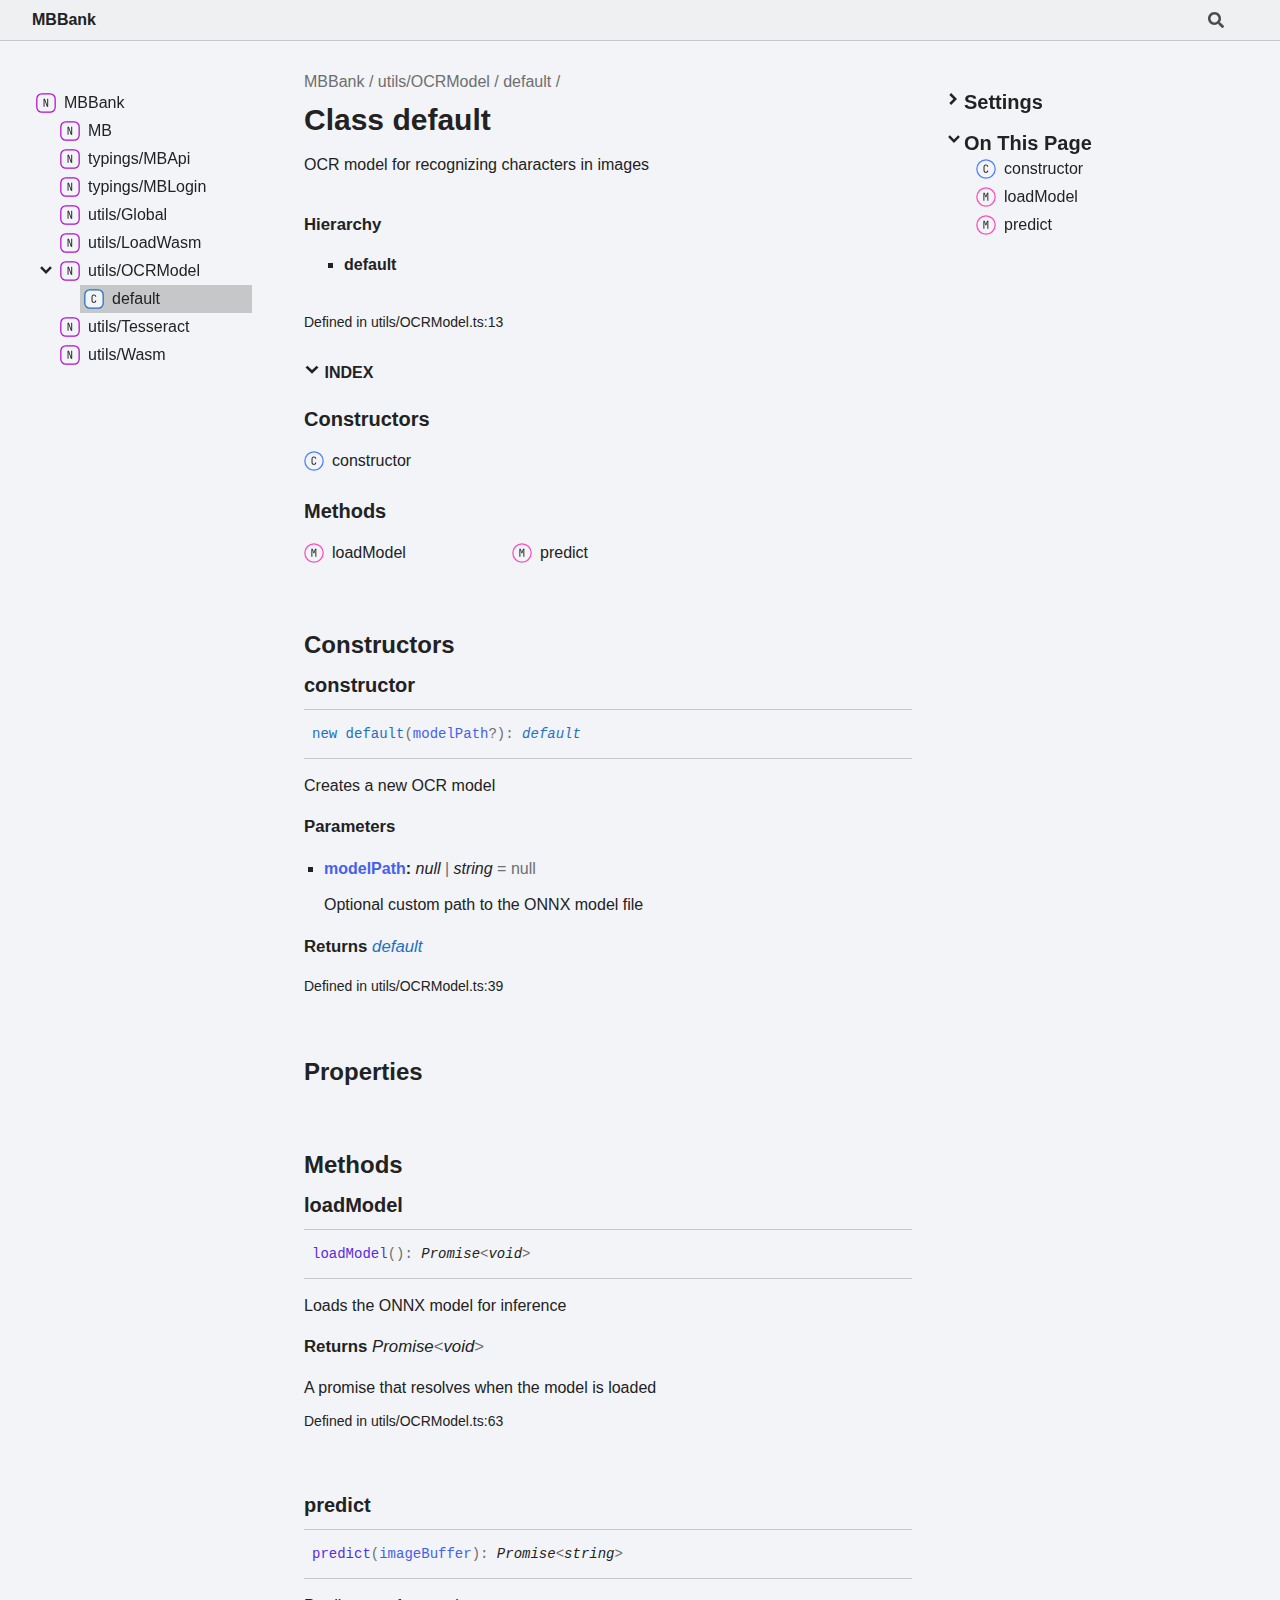
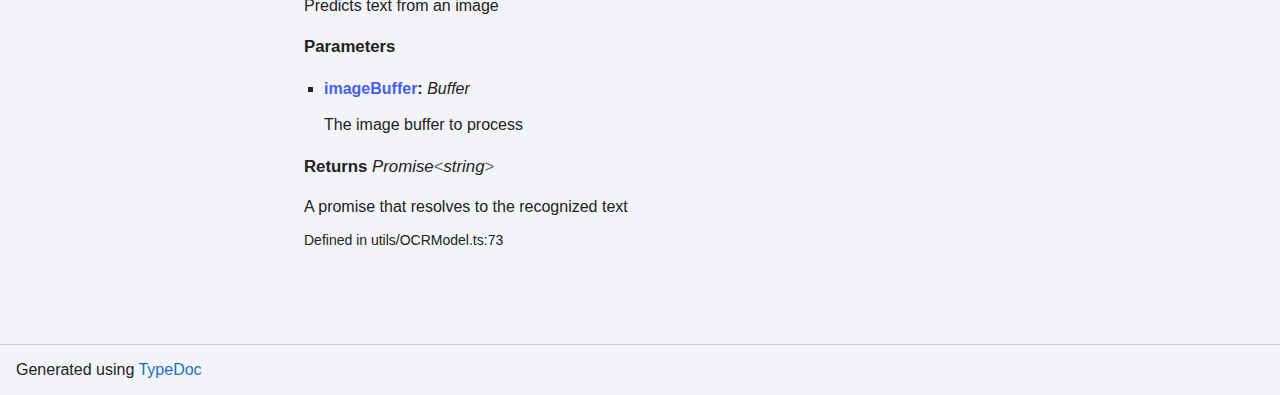
<file: docs/classes/utils_OCRModel.default.html>
<!DOCTYPE html><html class="default" lang="en"><head><meta charSet="utf-8"/><meta http-equiv="x-ua-compatible" content="IE=edge"/><title>default | MBBank</title><meta name="description" content="Documentation for MBBank"/><meta name="viewport" content="width=device-width, initial-scale=1"/><link rel="stylesheet" href="../assets/style.css"/><link rel="stylesheet" href="../assets/highlight.css"/><script defer src="../assets/main.js"></script><script async src="../assets/search.js" id="tsd-search-script"></script></head><body><script>document.documentElement.dataset.theme = localStorage.getItem("tsd-theme") || "os"</script><header class="tsd-page-toolbar">
<div class="tsd-toolbar-contents container">
<div class="table-cell" id="tsd-search" data-base="..">
<div class="field"><label for="tsd-search-field" class="tsd-widget tsd-toolbar-icon search no-caption"><svg width="16" height="16" viewBox="0 0 16 16" fill="none"><path d="M15.7824 13.833L12.6666 10.7177C12.5259 10.5771 12.3353 10.499 12.1353 10.499H11.6259C12.4884 9.39596 13.001 8.00859 13.001 6.49937C13.001 2.90909 10.0914 0 6.50048 0C2.90959 0 0 2.90909 0 6.49937C0 10.0896 2.90959 12.9987 6.50048 12.9987C8.00996 12.9987 9.39756 12.4863 10.5008 11.6239V12.1332C10.5008 12.3332 10.5789 12.5238 10.7195 12.6644L13.8354 15.7797C14.1292 16.0734 14.6042 16.0734 14.8948 15.7797L15.7793 14.8954C16.0731 14.6017 16.0731 14.1267 15.7824 13.833ZM6.50048 10.499C4.29094 10.499 2.50018 8.71165 2.50018 6.49937C2.50018 4.29021 4.28781 2.49976 6.50048 2.49976C8.71001 2.49976 10.5008 4.28708 10.5008 6.49937C10.5008 8.70852 8.71314 10.499 6.50048 10.499Z" fill="var(--color-text)"></path></svg></label><input type="text" id="tsd-search-field" aria-label="Search"/></div>
<div class="field">
<div id="tsd-toolbar-links"></div></div>
<ul class="results">
<li class="state loading">Preparing search index...</li>
<li class="state failure">The search index is not available</li></ul><a href="../index.html" class="title">MBBank</a></div>
<div class="table-cell" id="tsd-widgets"><a href="#" class="tsd-widget tsd-toolbar-icon menu no-caption" data-toggle="menu" aria-label="Menu"><svg width="16" height="16" viewBox="0 0 16 16" fill="none"><rect x="1" y="3" width="14" height="2" fill="var(--color-text)"></rect><rect x="1" y="7" width="14" height="2" fill="var(--color-text)"></rect><rect x="1" y="11" width="14" height="2" fill="var(--color-text)"></rect></svg></a></div></div></header>
<div class="container container-main">
<div class="col-content">
<div class="tsd-page-title">
<ul class="tsd-breadcrumb">
<li><a href="../index.html">MBBank</a></li>
<li><a href="../modules/utils_OCRModel.html">utils/OCRModel</a></li>
<li><a href="utils_OCRModel.default.html">default</a></li></ul>
<h1>Class default</h1></div>
<section class="tsd-panel tsd-comment">
<div class="tsd-comment tsd-typography"><p>OCR model for recognizing characters in images</p>
</div>
<div class="tsd-comment tsd-typography"></div></section>
<section class="tsd-panel tsd-hierarchy">
<h4>Hierarchy</h4>
<ul class="tsd-hierarchy">
<li><span class="target">default</span></li></ul></section><aside class="tsd-sources">
<ul>
<li>Defined in utils/OCRModel.ts:13</li></ul></aside>
<section class="tsd-panel-group tsd-index-group">
<section class="tsd-panel tsd-index-panel">
<details class="tsd-index-content tsd-index-accordion" open><summary class="tsd-accordion-summary tsd-index-summary">
<h5 class="tsd-index-heading uppercase" role="button" aria-expanded="false" tabIndex=0><svg width="16" height="16" viewBox="0 0 16 16" fill="none"><path d="M1.5 5.50969L8 11.6609L14.5 5.50969L12.5466 3.66086L8 7.96494L3.45341 3.66086L1.5 5.50969Z" fill="var(--color-text)"></path></svg> Index</h5></summary>
<div class="tsd-accordion-details">
<section class="tsd-index-section">
<h3 class="tsd-index-heading">Constructors</h3>
<div class="tsd-index-list"><a href="utils_OCRModel.default.html#constructor" class="tsd-index-link"><svg class="tsd-kind-icon" viewBox="0 0 24 24"><g id="icon-512"><rect fill="var(--color-icon-background)" stroke="#4D7FFF" stroke-width="1.5" x="1" y="1" width="22" height="22" rx="12"></rect><path d="M11.898 16.1201C11.098 16.1201 10.466 15.8961 10.002 15.4481C9.53803 15.0001 9.30603 14.3841 9.30603 13.6001V9.64012C9.30603 8.85612 9.53803 8.24012 10.002 7.79212C10.466 7.34412 11.098 7.12012 11.898 7.12012C12.682 7.12012 13.306 7.34812 13.77 7.80412C14.234 8.25212 14.466 8.86412 14.466 9.64012H13.386C13.386 9.14412 13.254 8.76412 12.99 8.50012C12.734 8.22812 12.37 8.09212 11.898 8.09212C11.426 8.09212 11.054 8.22412 10.782 8.48812C10.518 8.75212 10.386 9.13212 10.386 9.62812V13.6001C10.386 14.0961 10.518 14.4801 10.782 14.7521C11.054 15.0161 11.426 15.1481 11.898 15.1481C12.37 15.1481 12.734 15.0161 12.99 14.7521C13.254 14.4801 13.386 14.0961 13.386 13.6001H14.466C14.466 14.3761 14.234 14.9921 13.77 15.4481C13.306 15.8961 12.682 16.1201 11.898 16.1201Z" fill="var(--color-text)"></path></g></svg><span>constructor</span></a>
</div></section>
<section class="tsd-index-section">
<h3 class="tsd-index-heading">Properties</h3>
<div class="tsd-index-list"><a href="utils_OCRModel.default.html#chars" class="tsd-index-link tsd-is-private"><svg class="tsd-kind-icon" viewBox="0 0 24 24"><g id="icon-1024"><rect fill="var(--color-icon-background)" stroke="#FF984D" stroke-width="1.5" x="1" y="1" width="22" height="22" rx="12"></rect><path d="M9.354 16V7.24H12.174C12.99 7.24 13.638 7.476 14.118 7.948C14.606 8.412 14.85 9.036 14.85 9.82C14.85 10.604 14.606 11.232 14.118 11.704C13.638 12.168 12.99 12.4 12.174 12.4H10.434V16H9.354ZM10.434 11.428H12.174C12.646 11.428 13.022 11.284 13.302 10.996C13.59 10.7 13.734 10.308 13.734 9.82C13.734 9.324 13.59 8.932 13.302 8.644C13.022 8.356 12.646 8.212 12.174 8.212H10.434V11.428Z" fill="var(--color-text)"></path></g></svg><span>chars</span></a>
<a href="utils_OCRModel.default.html#modelPath" class="tsd-index-link tsd-is-private"><svg class="tsd-kind-icon" viewBox="0 0 24 24"><use href="#icon-1024"></use></svg><span>model<wbr/>Path</span></a>
<a href="utils_OCRModel.default.html#session" class="tsd-index-link tsd-is-private"><svg class="tsd-kind-icon" viewBox="0 0 24 24"><use href="#icon-1024"></use></svg><span>session</span></a>
</div></section>
<section class="tsd-index-section">
<h3 class="tsd-index-heading">Methods</h3>
<div class="tsd-index-list"><a href="utils_OCRModel.default.html#loadModel" class="tsd-index-link"><svg class="tsd-kind-icon" viewBox="0 0 24 24"><g id="icon-2048"><rect fill="var(--color-icon-background)" stroke="#FF4DB8" stroke-width="1.5" x="1" y="1" width="22" height="22" rx="12"></rect><path d="M9.162 16V7.24H10.578L11.514 10.072C11.602 10.328 11.674 10.584 11.73 10.84C11.794 11.088 11.842 11.28 11.874 11.416C11.906 11.28 11.954 11.088 12.018 10.84C12.082 10.584 12.154 10.324 12.234 10.06L13.122 7.24H14.538V16H13.482V12.82C13.482 12.468 13.49 12.068 13.506 11.62C13.53 11.172 13.558 10.716 13.59 10.252C13.622 9.78 13.654 9.332 13.686 8.908C13.726 8.476 13.762 8.1 13.794 7.78L12.366 12.16H11.334L9.894 7.78C9.934 8.092 9.97 8.456 10.002 8.872C10.042 9.28 10.078 9.716 10.11 10.18C10.142 10.636 10.166 11.092 10.182 11.548C10.206 12.004 10.218 12.428 10.218 12.82V16H9.162Z" fill="var(--color-text)"></path></g></svg><span>load<wbr/>Model</span></a>
<a href="utils_OCRModel.default.html#predict" class="tsd-index-link"><svg class="tsd-kind-icon" viewBox="0 0 24 24"><use href="#icon-2048"></use></svg><span>predict</span></a>
<a href="utils_OCRModel.default.html#downloadOnnxModel" class="tsd-index-link tsd-is-private"><svg class="tsd-kind-icon" viewBox="0 0 24 24"><use href="#icon-2048"></use></svg><span>download<wbr/>Onnx<wbr/>Model</span></a>
<a href="utils_OCRModel.default.html#reshapeTensor" class="tsd-index-link tsd-is-private"><svg class="tsd-kind-icon" viewBox="0 0 24 24"><use href="#icon-2048"></use></svg><span>reshape<wbr/>Tensor</span></a>
<a href="utils_OCRModel.default.html#argmax" class="tsd-index-link tsd-is-private"><svg class="tsd-kind-icon" viewBox="0 0 24 24"><use href="#icon-2048"></use></svg><span>argmax</span></a>
</div></section></div></details></section></section>
<section class="tsd-panel-group tsd-member-group">
<h2>Constructors</h2>
<section class="tsd-panel tsd-member"><a id="constructor" class="tsd-anchor"></a>
<h3 class="tsd-anchor-link"><span>constructor</span><a href="#constructor" aria-label="Permalink" class="tsd-anchor-icon"><svg viewBox="0 0 24 24"><g stroke-width="2" stroke="currentColor" fill="none" stroke-linecap="round" stroke-linejoin="round" id="icon-anchor"><path stroke="none" d="M0 0h24v24H0z" fill="none"></path><path d="M10 14a3.5 3.5 0 0 0 5 0l4 -4a3.5 3.5 0 0 0 -5 -5l-.5 .5"></path><path d="M14 10a3.5 3.5 0 0 0 -5 0l-4 4a3.5 3.5 0 0 0 5 5l.5 -.5"></path></g></svg></a></h3>
<ul class="tsd-signatures">
<li class="tsd-signature tsd-anchor-link" id="constructor.new_default"><span class="tsd-kind-constructor-signature">new default</span><span class="tsd-signature-symbol">(</span><span class="tsd-kind-parameter">modelPath</span><span class="tsd-signature-symbol">?</span><span class="tsd-signature-symbol">)</span><span class="tsd-signature-symbol">: </span><a href="utils_OCRModel.default.html" class="tsd-signature-type tsd-kind-class">default</a><a href="#constructor.new_default" aria-label="Permalink" class="tsd-anchor-icon"><svg viewBox="0 0 24 24"><use href="#icon-anchor"></use></svg></a></li>
<li class="tsd-description">
<div class="tsd-comment tsd-typography"><p>Creates a new OCR model</p>
</div>
<div class="tsd-parameters">
<h4 class="tsd-parameters-title">Parameters</h4>
<ul class="tsd-parameter-list">
<li>
<h5><span class="tsd-kind-parameter">modelPath</span>: <span class="tsd-signature-type">null</span><span class="tsd-signature-symbol"> | </span><span class="tsd-signature-type">string</span><span class="tsd-signature-symbol"> = null</span></h5>
<div class="tsd-comment tsd-typography"><p>Optional custom path to the ONNX model file</p>
</div>
<div class="tsd-comment tsd-typography"></div></li></ul></div>
<h4 class="tsd-returns-title">Returns <a href="utils_OCRModel.default.html" class="tsd-signature-type tsd-kind-class">default</a></h4>
<div class="tsd-comment tsd-typography"></div><aside class="tsd-sources">
<ul>
<li>Defined in utils/OCRModel.ts:39</li></ul></aside></li></ul></section></section>
<section class="tsd-panel-group tsd-member-group">
<h2>Properties</h2>
<section class="tsd-panel tsd-member tsd-is-private"><a id="chars" class="tsd-anchor"></a>
<h3 class="tsd-anchor-link"><code class="tsd-tag ts-flagPrivate">Private</code> <span>chars</span><a href="#chars" aria-label="Permalink" class="tsd-anchor-icon"><svg viewBox="0 0 24 24"><use href="#icon-anchor"></use></svg></a></h3>
<div class="tsd-signature"><span class="tsd-kind-property">chars</span><span class="tsd-signature-symbol">:</span> <span class="tsd-signature-type">string</span><span class="tsd-signature-symbol">[]</span></div>
<div class="tsd-comment tsd-typography"><p>Character set for recognition</p>
</div>
<div class="tsd-comment tsd-typography"></div><aside class="tsd-sources">
<ul>
<li>Defined in utils/OCRModel.ts:19</li></ul></aside></section>
<section class="tsd-panel tsd-member tsd-is-private"><a id="modelPath" class="tsd-anchor"></a>
<h3 class="tsd-anchor-link"><code class="tsd-tag ts-flagPrivate">Private</code> <span>model<wbr/>Path</span><a href="#modelPath" aria-label="Permalink" class="tsd-anchor-icon"><svg viewBox="0 0 24 24"><use href="#icon-anchor"></use></svg></a></h3>
<div class="tsd-signature"><span class="tsd-kind-property">model<wbr/>Path</span><span class="tsd-signature-symbol">:</span> <span class="tsd-signature-type">string</span></div>
<div class="tsd-comment tsd-typography"><p>Path to the ONNX model file</p>
</div>
<div class="tsd-comment tsd-typography"></div><aside class="tsd-sources">
<ul>
<li>Defined in utils/OCRModel.ts:26</li></ul></aside></section>
<section class="tsd-panel tsd-member tsd-is-private"><a id="session" class="tsd-anchor"></a>
<h3 class="tsd-anchor-link"><code class="tsd-tag ts-flagPrivate">Private</code> <span>session</span><a href="#session" aria-label="Permalink" class="tsd-anchor-icon"><svg viewBox="0 0 24 24"><use href="#icon-anchor"></use></svg></a></h3>
<div class="tsd-signature"><span class="tsd-kind-property">session</span><span class="tsd-signature-symbol">:</span> <span class="tsd-signature-type ">InferenceSession</span></div>
<div class="tsd-comment tsd-typography"><p>ONNX inference session</p>
</div>
<div class="tsd-comment tsd-typography"></div><aside class="tsd-sources">
<ul>
<li>Defined in utils/OCRModel.ts:33</li></ul></aside></section></section>
<section class="tsd-panel-group tsd-member-group">
<h2>Methods</h2>
<section class="tsd-panel tsd-member"><a id="loadModel" class="tsd-anchor"></a>
<h3 class="tsd-anchor-link"><span>load<wbr/>Model</span><a href="#loadModel" aria-label="Permalink" class="tsd-anchor-icon"><svg viewBox="0 0 24 24"><use href="#icon-anchor"></use></svg></a></h3>
<ul class="tsd-signatures">
<li class="tsd-signature tsd-anchor-link" id="loadModel.loadModel-1"><span class="tsd-kind-call-signature">load<wbr/>Model</span><span class="tsd-signature-symbol">(</span><span class="tsd-signature-symbol">)</span><span class="tsd-signature-symbol">: </span><span class="tsd-signature-type ">Promise</span><span class="tsd-signature-symbol">&lt;</span><span class="tsd-signature-type">void</span><span class="tsd-signature-symbol">&gt;</span><a href="#loadModel.loadModel-1" aria-label="Permalink" class="tsd-anchor-icon"><svg viewBox="0 0 24 24"><use href="#icon-anchor"></use></svg></a></li>
<li class="tsd-description">
<div class="tsd-comment tsd-typography"><p>Loads the ONNX model for inference</p>
</div>
<h4 class="tsd-returns-title">Returns <span class="tsd-signature-type ">Promise</span><span class="tsd-signature-symbol">&lt;</span><span class="tsd-signature-type">void</span><span class="tsd-signature-symbol">&gt;</span></h4><p>A promise that resolves when the model is loaded</p>

<div class="tsd-comment tsd-typography"></div><aside class="tsd-sources">
<ul>
<li>Defined in utils/OCRModel.ts:63</li></ul></aside></li></ul></section>
<section class="tsd-panel tsd-member"><a id="predict" class="tsd-anchor"></a>
<h3 class="tsd-anchor-link"><span>predict</span><a href="#predict" aria-label="Permalink" class="tsd-anchor-icon"><svg viewBox="0 0 24 24"><use href="#icon-anchor"></use></svg></a></h3>
<ul class="tsd-signatures">
<li class="tsd-signature tsd-anchor-link" id="predict.predict-1"><span class="tsd-kind-call-signature">predict</span><span class="tsd-signature-symbol">(</span><span class="tsd-kind-parameter">imageBuffer</span><span class="tsd-signature-symbol">)</span><span class="tsd-signature-symbol">: </span><span class="tsd-signature-type ">Promise</span><span class="tsd-signature-symbol">&lt;</span><span class="tsd-signature-type">string</span><span class="tsd-signature-symbol">&gt;</span><a href="#predict.predict-1" aria-label="Permalink" class="tsd-anchor-icon"><svg viewBox="0 0 24 24"><use href="#icon-anchor"></use></svg></a></li>
<li class="tsd-description">
<div class="tsd-comment tsd-typography"><p>Predicts text from an image</p>
</div>
<div class="tsd-parameters">
<h4 class="tsd-parameters-title">Parameters</h4>
<ul class="tsd-parameter-list">
<li>
<h5><span class="tsd-kind-parameter">imageBuffer</span>: <span class="tsd-signature-type ">Buffer</span></h5>
<div class="tsd-comment tsd-typography"><p>The image buffer to process</p>
</div>
<div class="tsd-comment tsd-typography"></div></li></ul></div>
<h4 class="tsd-returns-title">Returns <span class="tsd-signature-type ">Promise</span><span class="tsd-signature-symbol">&lt;</span><span class="tsd-signature-type">string</span><span class="tsd-signature-symbol">&gt;</span></h4><p>A promise that resolves to the recognized text</p>

<div class="tsd-comment tsd-typography"></div><aside class="tsd-sources">
<ul>
<li>Defined in utils/OCRModel.ts:73</li></ul></aside></li></ul></section>
<section class="tsd-panel tsd-member tsd-is-private"><a id="downloadOnnxModel" class="tsd-anchor"></a>
<h3 class="tsd-anchor-link"><code class="tsd-tag ts-flagPrivate">Private</code> <span>download<wbr/>Onnx<wbr/>Model</span><a href="#downloadOnnxModel" aria-label="Permalink" class="tsd-anchor-icon"><svg viewBox="0 0 24 24"><use href="#icon-anchor"></use></svg></a></h3>
<ul class="tsd-signatures tsd-is-private">
<li class="tsd-signature tsd-anchor-link" id="downloadOnnxModel.downloadOnnxModel-1"><span class="tsd-kind-call-signature">download<wbr/>Onnx<wbr/>Model</span><span class="tsd-signature-symbol">(</span><span class="tsd-signature-symbol">)</span><span class="tsd-signature-symbol">: </span><span class="tsd-signature-type ">Promise</span><span class="tsd-signature-symbol">&lt;</span><span class="tsd-signature-type">void</span><span class="tsd-signature-symbol">&gt;</span><a href="#downloadOnnxModel.downloadOnnxModel-1" aria-label="Permalink" class="tsd-anchor-icon"><svg viewBox="0 0 24 24"><use href="#icon-anchor"></use></svg></a></li>
<li class="tsd-description"><code class="tsd-tag ts-flagPrivate">Private</code> 
<div class="tsd-comment tsd-typography"><p>Downloads the ONNX model from GitHub</p>
</div>
<h4 class="tsd-returns-title">Returns <span class="tsd-signature-type ">Promise</span><span class="tsd-signature-symbol">&lt;</span><span class="tsd-signature-type">void</span><span class="tsd-signature-symbol">&gt;</span></h4><p>A promise that resolves when the model is downloaded</p>

<div class="tsd-comment tsd-typography">
<h4>Throws</h4><p>If the download fails</p>
</div><aside class="tsd-sources">
<ul>
<li>Defined in utils/OCRModel.ts:121</li></ul></aside></li></ul></section>
<section class="tsd-panel tsd-member tsd-is-private"><a id="reshapeTensor" class="tsd-anchor"></a>
<h3 class="tsd-anchor-link"><code class="tsd-tag ts-flagPrivate">Private</code> <span>reshape<wbr/>Tensor</span><a href="#reshapeTensor" aria-label="Permalink" class="tsd-anchor-icon"><svg viewBox="0 0 24 24"><use href="#icon-anchor"></use></svg></a></h3>
<ul class="tsd-signatures tsd-is-private">
<li class="tsd-signature tsd-anchor-link" id="reshapeTensor.reshapeTensor-1"><span class="tsd-kind-call-signature">reshape<wbr/>Tensor</span><span class="tsd-signature-symbol">(</span><span class="tsd-kind-parameter">data</span>, <span class="tsd-kind-parameter">shape</span><span class="tsd-signature-symbol">)</span><span class="tsd-signature-symbol">: </span><span class="tsd-signature-type">number</span><span class="tsd-signature-symbol">[]</span><span class="tsd-signature-symbol">[]</span><span class="tsd-signature-symbol">[]</span><a href="#reshapeTensor.reshapeTensor-1" aria-label="Permalink" class="tsd-anchor-icon"><svg viewBox="0 0 24 24"><use href="#icon-anchor"></use></svg></a></li>
<li class="tsd-description"><code class="tsd-tag ts-flagPrivate">Private</code> 
<div class="tsd-comment tsd-typography"><p>Reshapes a flat tensor into a 3D array</p>
</div>
<div class="tsd-parameters">
<h4 class="tsd-parameters-title">Parameters</h4>
<ul class="tsd-parameter-list">
<li>
<h5><span class="tsd-kind-parameter">data</span>: <span class="tsd-signature-type ">Float32Array</span></h5>
<div class="tsd-comment tsd-typography"><p>The flat tensor data</p>
</div>
<div class="tsd-comment tsd-typography"></div></li>
<li>
<h5><span class="tsd-kind-parameter">shape</span>: <span class="tsd-signature-type">number</span><span class="tsd-signature-symbol">[]</span></h5>
<div class="tsd-comment tsd-typography"><p>The target shape [batchSize, seqLength, numClasses]</p>
</div>
<div class="tsd-comment tsd-typography"></div></li></ul></div>
<h4 class="tsd-returns-title">Returns <span class="tsd-signature-type">number</span><span class="tsd-signature-symbol">[]</span><span class="tsd-signature-symbol">[]</span><span class="tsd-signature-symbol">[]</span></h4><p>Reshaped 3D array</p>

<div class="tsd-comment tsd-typography"></div><aside class="tsd-sources">
<ul>
<li>Defined in utils/OCRModel.ts:163</li></ul></aside></li></ul></section>
<section class="tsd-panel tsd-member tsd-is-private"><a id="argmax" class="tsd-anchor"></a>
<h3 class="tsd-anchor-link"><code class="tsd-tag ts-flagPrivate">Private</code> <span>argmax</span><a href="#argmax" aria-label="Permalink" class="tsd-anchor-icon"><svg viewBox="0 0 24 24"><use href="#icon-anchor"></use></svg></a></h3>
<ul class="tsd-signatures tsd-is-private">
<li class="tsd-signature tsd-anchor-link" id="argmax.argmax-1"><span class="tsd-kind-call-signature">argmax</span><span class="tsd-signature-symbol">(</span><span class="tsd-kind-parameter">tensor</span>, <span class="tsd-kind-parameter">axis</span><span class="tsd-signature-symbol">)</span><span class="tsd-signature-symbol">: </span><span class="tsd-signature-type">number</span><span class="tsd-signature-symbol">[]</span><span class="tsd-signature-symbol">[]</span><a href="#argmax.argmax-1" aria-label="Permalink" class="tsd-anchor-icon"><svg viewBox="0 0 24 24"><use href="#icon-anchor"></use></svg></a></li>
<li class="tsd-description"><code class="tsd-tag ts-flagPrivate">Private</code> 
<div class="tsd-comment tsd-typography"><p>Computes argmax along a specified axis</p>
</div>
<div class="tsd-parameters">
<h4 class="tsd-parameters-title">Parameters</h4>
<ul class="tsd-parameter-list">
<li>
<h5><span class="tsd-kind-parameter">tensor</span>: <span class="tsd-signature-type">number</span><span class="tsd-signature-symbol">[]</span><span class="tsd-signature-symbol">[]</span><span class="tsd-signature-symbol">[]</span></h5>
<div class="tsd-comment tsd-typography"><p>The input tensor</p>
</div>
<div class="tsd-comment tsd-typography"></div></li>
<li>
<h5><span class="tsd-kind-parameter">axis</span>: <span class="tsd-signature-type">number</span></h5>
<div class="tsd-comment tsd-typography"><p>The axis along which to compute argmax (only 2 is supported)</p>
</div>
<div class="tsd-comment tsd-typography"></div></li></ul></div>
<h4 class="tsd-returns-title">Returns <span class="tsd-signature-type">number</span><span class="tsd-signature-symbol">[]</span><span class="tsd-signature-symbol">[]</span></h4><p>The indices of maximum values</p>

<div class="tsd-comment tsd-typography"></div><aside class="tsd-sources">
<ul>
<li>Defined in utils/OCRModel.ts:190</li></ul></aside></li></ul></section></section></div>
<div class="col-sidebar">
<div class="page-menu">
<div class="tsd-navigation settings">
<details class="tsd-index-accordion"><summary class="tsd-accordion-summary">
<h3><svg width="20" height="20" viewBox="0 0 24 24" fill="none"><path d="M4.93896 8.531L12 15.591L19.061 8.531L16.939 6.409L12 11.349L7.06098 6.409L4.93896 8.531Z" fill="var(--color-text)" id="icon-chevronDown"></path></svg>Settings</h3></summary>
<div class="tsd-accordion-details">
<div class="tsd-filter-visibility">
<h4 class="uppercase">Member Visibility</h4><form>
<ul id="tsd-filter-options">
<li class="tsd-filter-item"><label class="tsd-filter-input"><input type="checkbox" id="tsd-filter-protected" name="protected"/><svg width="32" height="32" viewBox="0 0 32 32" aria-hidden="true"><rect class="tsd-checkbox-background" width="30" height="30" x="1" y="1" rx="6" fill="none"></rect><path class="tsd-checkbox-checkmark" d="M8.35422 16.8214L13.2143 21.75L24.6458 10.25" stroke="none" stroke-width="3.5" stroke-linejoin="round" fill="none"></path></svg><span>Protected</span></label></li>
<li class="tsd-filter-item"><label class="tsd-filter-input"><input type="checkbox" id="tsd-filter-private" name="private"/><svg width="32" height="32" viewBox="0 0 32 32" aria-hidden="true"><rect class="tsd-checkbox-background" width="30" height="30" x="1" y="1" rx="6" fill="none"></rect><path class="tsd-checkbox-checkmark" d="M8.35422 16.8214L13.2143 21.75L24.6458 10.25" stroke="none" stroke-width="3.5" stroke-linejoin="round" fill="none"></path></svg><span>Private</span></label></li>
<li class="tsd-filter-item"><label class="tsd-filter-input"><input type="checkbox" id="tsd-filter-inherited" name="inherited" checked/><svg width="32" height="32" viewBox="0 0 32 32" aria-hidden="true"><rect class="tsd-checkbox-background" width="30" height="30" x="1" y="1" rx="6" fill="none"></rect><path class="tsd-checkbox-checkmark" d="M8.35422 16.8214L13.2143 21.75L24.6458 10.25" stroke="none" stroke-width="3.5" stroke-linejoin="round" fill="none"></path></svg><span>Inherited</span></label></li></ul></form></div>
<div class="tsd-theme-toggle">
<h4 class="uppercase">Theme</h4><select id="tsd-theme"><option value="os">OS</option><option value="light">Light</option><option value="dark">Dark</option></select></div></div></details></div>
<details open class="tsd-index-accordion tsd-page-navigation"><summary class="tsd-accordion-summary">
<h3><svg width="20" height="20" viewBox="0 0 24 24" fill="none"><use href="#icon-chevronDown"></use></svg>On This Page</h3></summary>
<div class="tsd-accordion-details">
<ul>
<li><a href="#constructor" class=""><svg class="tsd-kind-icon" viewBox="0 0 24 24"><use href="#icon-512"></use></svg><span>constructor</span></a></li>
<li><a href="#chars" class="tsd-is-private"><svg class="tsd-kind-icon" viewBox="0 0 24 24"><use href="#icon-1024"></use></svg><span>chars</span></a></li>
<li><a href="#modelPath" class="tsd-is-private"><svg class="tsd-kind-icon" viewBox="0 0 24 24"><use href="#icon-1024"></use></svg><span>model<wbr/>Path</span></a></li>
<li><a href="#session" class="tsd-is-private"><svg class="tsd-kind-icon" viewBox="0 0 24 24"><use href="#icon-1024"></use></svg><span>session</span></a></li>
<li><a href="#loadModel" class=""><svg class="tsd-kind-icon" viewBox="0 0 24 24"><use href="#icon-2048"></use></svg><span>load<wbr/>Model</span></a></li>
<li><a href="#predict" class=""><svg class="tsd-kind-icon" viewBox="0 0 24 24"><use href="#icon-2048"></use></svg><span>predict</span></a></li>
<li><a href="#downloadOnnxModel" class="tsd-is-private"><svg class="tsd-kind-icon" viewBox="0 0 24 24"><use href="#icon-2048"></use></svg><span>download<wbr/>Onnx<wbr/>Model</span></a></li>
<li><a href="#reshapeTensor" class="tsd-is-private"><svg class="tsd-kind-icon" viewBox="0 0 24 24"><use href="#icon-2048"></use></svg><span>reshape<wbr/>Tensor</span></a></li>
<li><a href="#argmax" class="tsd-is-private"><svg class="tsd-kind-icon" viewBox="0 0 24 24"><use href="#icon-2048"></use></svg><span>argmax</span></a></li></ul></div></details></div>
<div class="site-menu">
<nav class="tsd-navigation"><a href="../index.html"><svg class="tsd-kind-icon" viewBox="0 0 24 24"><g id="icon-4"><rect fill="var(--color-icon-background)" stroke="var(--color-ts-namespace)" stroke-width="1.5" x="1" y="1" width="22" height="22" rx="6"></rect><path d="M9.33 16V7.24H10.77L13.446 14.74C13.43 14.54 13.41 14.296 13.386 14.008C13.37 13.712 13.354 13.404 13.338 13.084C13.33 12.756 13.326 12.448 13.326 12.16V7.24H14.37V16H12.93L10.266 8.5C10.282 8.692 10.298 8.936 10.314 9.232C10.33 9.52 10.342 9.828 10.35 10.156C10.366 10.476 10.374 10.784 10.374 11.08V16H9.33Z" fill="var(--color-text)"></path></g></svg><span>MBBank</span></a>
<ul class="tsd-small-nested-navigation">
<li><a href="../modules/MB.html"><svg class="tsd-kind-icon" viewBox="0 0 24 24"><use href="#icon-4"></use></svg><span>MB</span></a></li>
<li><a href="../modules/typings_MBApi.html"><svg class="tsd-kind-icon" viewBox="0 0 24 24"><use href="#icon-4"></use></svg><span>typings/MBApi</span></a></li>
<li><a href="../modules/typings_MBLogin.html"><svg class="tsd-kind-icon" viewBox="0 0 24 24"><use href="#icon-4"></use></svg><span>typings/MBLogin</span></a></li>
<li><a href="../modules/utils_Global.html"><svg class="tsd-kind-icon" viewBox="0 0 24 24"><use href="#icon-4"></use></svg><span>utils/<wbr/>Global</span></a></li>
<li><a href="../modules/utils_LoadWasm.html"><svg class="tsd-kind-icon" viewBox="0 0 24 24"><use href="#icon-4"></use></svg><span>utils/<wbr/>Load<wbr/>Wasm</span></a></li>
<li>
<details class="tsd-index-accordion" open data-key="utils/OCRModel"><summary class="tsd-accordion-summary"><svg width="20" height="20" viewBox="0 0 24 24" fill="none"><use href="#icon-chevronDown"></use></svg><a href="../modules/utils_OCRModel.html"><svg class="tsd-kind-icon" viewBox="0 0 24 24"><use href="#icon-4"></use></svg><span>utils/OCRModel</span></a></summary>
<div class="tsd-accordion-details">
<ul class="tsd-nested-navigation">
<li><a href="utils_OCRModel.default.html" class="current"><svg class="tsd-kind-icon" viewBox="0 0 24 24"><g id="icon-128"><rect fill="var(--color-icon-background)" stroke="var(--color-ts-class)" stroke-width="1.5" x="1" y="1" width="22" height="22" rx="6"></rect><path d="M11.898 16.1201C11.098 16.1201 10.466 15.8961 10.002 15.4481C9.53803 15.0001 9.30603 14.3841 9.30603 13.6001V9.64012C9.30603 8.85612 9.53803 8.24012 10.002 7.79212C10.466 7.34412 11.098 7.12012 11.898 7.12012C12.682 7.12012 13.306 7.34812 13.77 7.80412C14.234 8.25212 14.466 8.86412 14.466 9.64012H13.386C13.386 9.14412 13.254 8.76412 12.99 8.50012C12.734 8.22812 12.37 8.09212 11.898 8.09212C11.426 8.09212 11.054 8.22412 10.782 8.48812C10.518 8.75212 10.386 9.13212 10.386 9.62812V13.6001C10.386 14.0961 10.518 14.4801 10.782 14.7521C11.054 15.0161 11.426 15.1481 11.898 15.1481C12.37 15.1481 12.734 15.0161 12.99 14.7521C13.254 14.4801 13.386 14.0961 13.386 13.6001H14.466C14.466 14.3761 14.234 14.9921 13.77 15.4481C13.306 15.8961 12.682 16.1201 11.898 16.1201Z" fill="var(--color-text)"></path></g></svg><span>default</span></a></li></ul></div></details></li>
<li><a href="../modules/utils_Tesseract.html"><svg class="tsd-kind-icon" viewBox="0 0 24 24"><use href="#icon-4"></use></svg><span>utils/<wbr/>Tesseract</span></a></li>
<li><a href="../modules/utils_Wasm.html"><svg class="tsd-kind-icon" viewBox="0 0 24 24"><use href="#icon-4"></use></svg><span>utils/<wbr/>Wasm</span></a></li></ul></nav></div></div></div>
<div class="tsd-generator">
<p>Generated using <a href="https://typedoc.org/" target="_blank">TypeDoc</a></p></div>
<div class="overlay"></div></body></html>
</file>
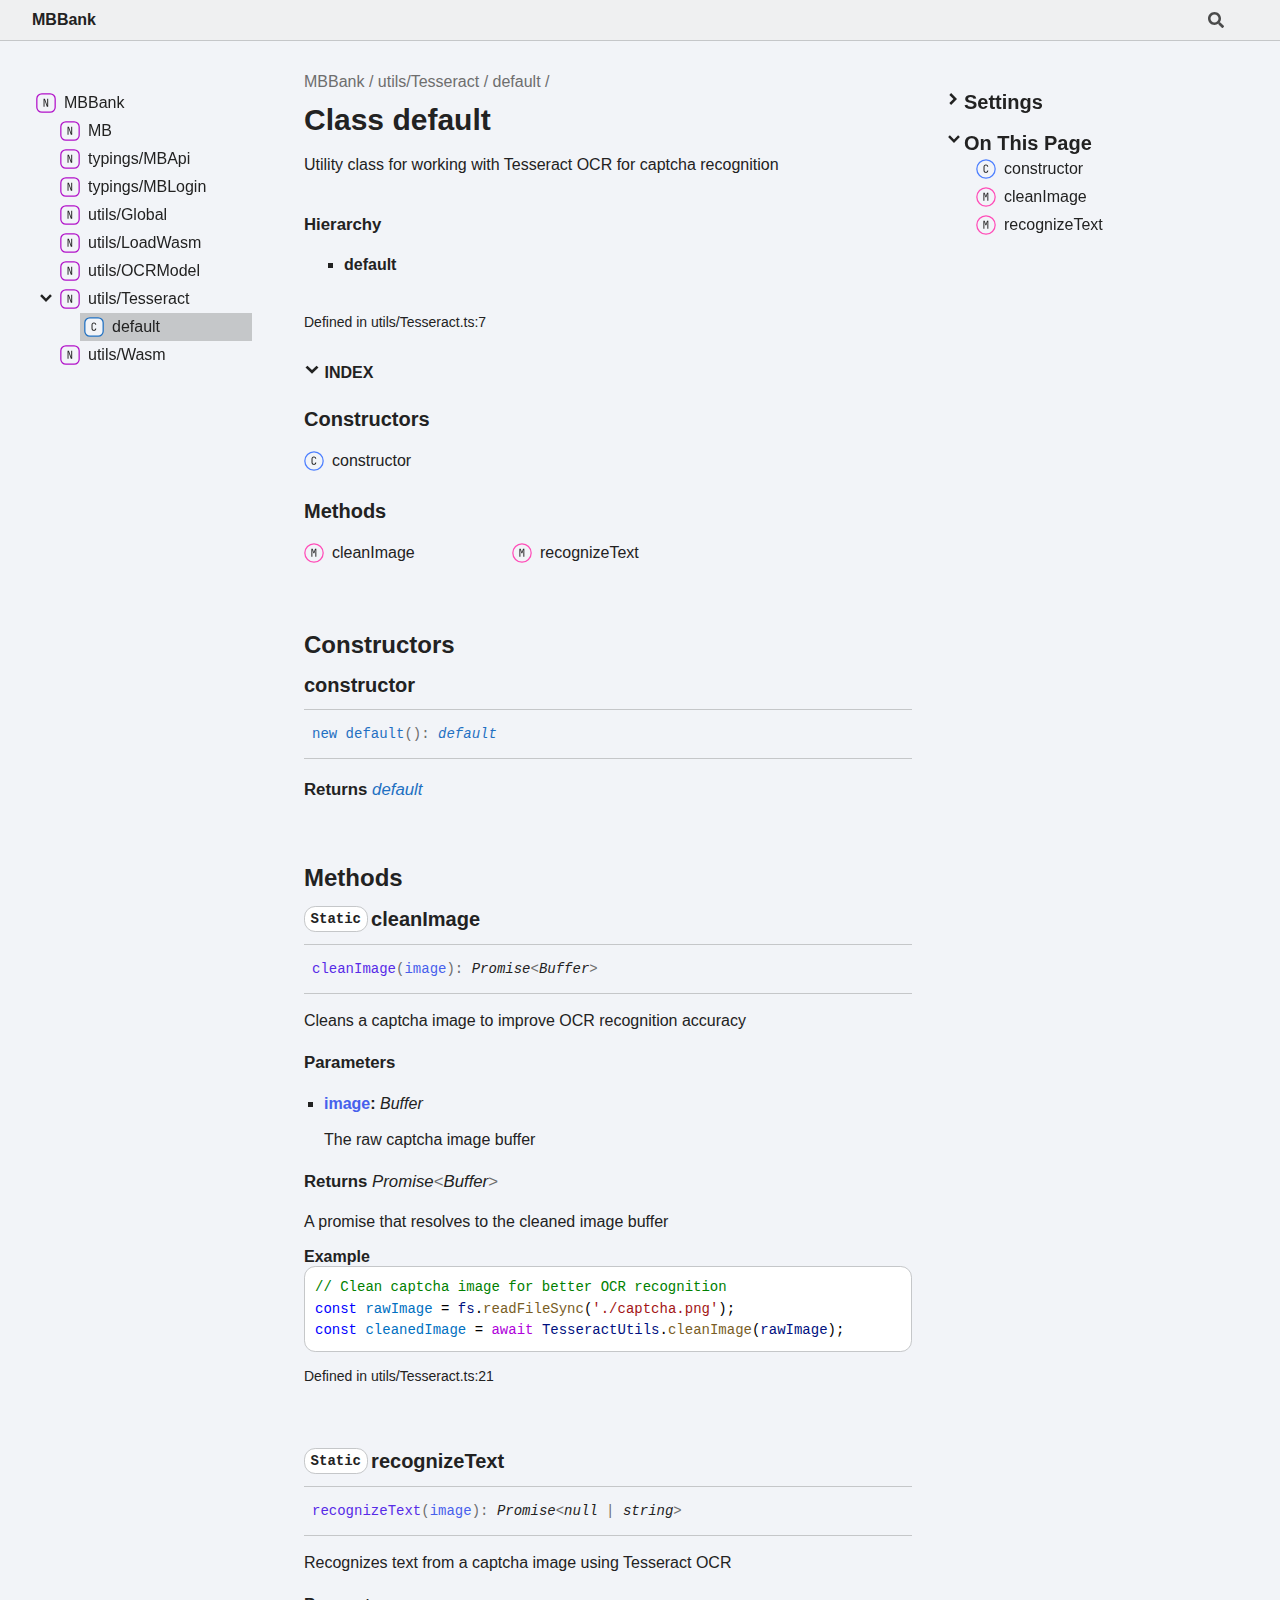
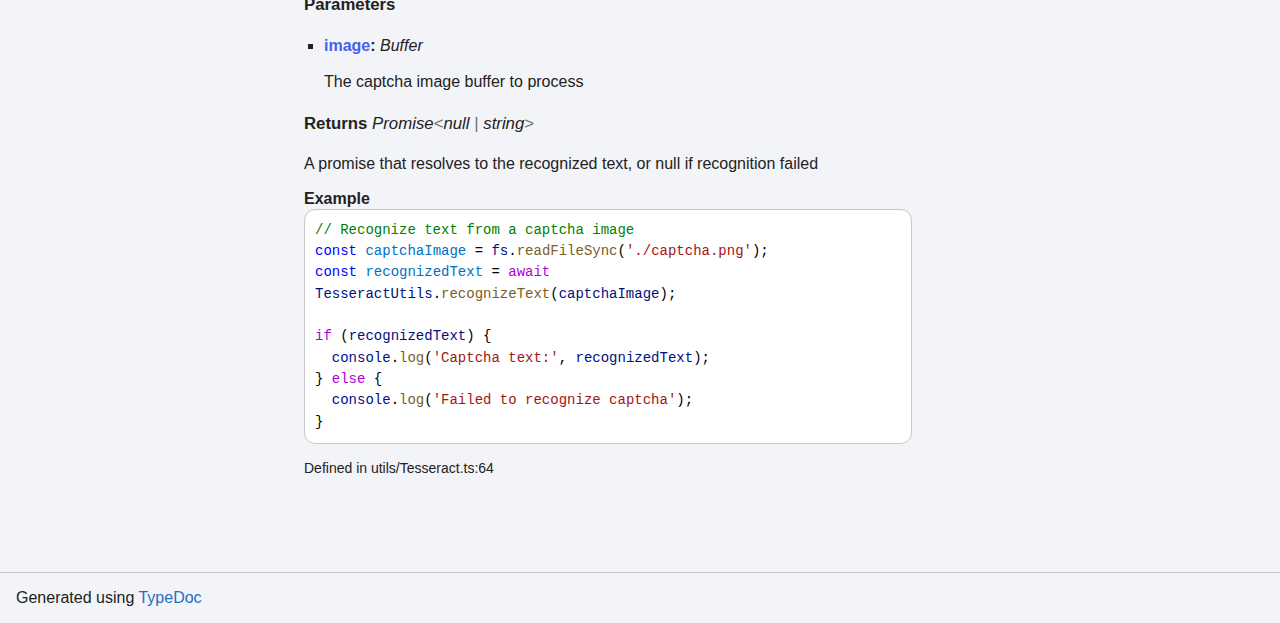
<file: docs/classes/utils_Tesseract.default.html>
<!DOCTYPE html><html class="default" lang="en"><head><meta charSet="utf-8"/><meta http-equiv="x-ua-compatible" content="IE=edge"/><title>default | MBBank</title><meta name="description" content="Documentation for MBBank"/><meta name="viewport" content="width=device-width, initial-scale=1"/><link rel="stylesheet" href="../assets/style.css"/><link rel="stylesheet" href="../assets/highlight.css"/><script defer src="../assets/main.js"></script><script async src="../assets/search.js" id="tsd-search-script"></script></head><body><script>document.documentElement.dataset.theme = localStorage.getItem("tsd-theme") || "os"</script><header class="tsd-page-toolbar">
<div class="tsd-toolbar-contents container">
<div class="table-cell" id="tsd-search" data-base="..">
<div class="field"><label for="tsd-search-field" class="tsd-widget tsd-toolbar-icon search no-caption"><svg width="16" height="16" viewBox="0 0 16 16" fill="none"><path d="M15.7824 13.833L12.6666 10.7177C12.5259 10.5771 12.3353 10.499 12.1353 10.499H11.6259C12.4884 9.39596 13.001 8.00859 13.001 6.49937C13.001 2.90909 10.0914 0 6.50048 0C2.90959 0 0 2.90909 0 6.49937C0 10.0896 2.90959 12.9987 6.50048 12.9987C8.00996 12.9987 9.39756 12.4863 10.5008 11.6239V12.1332C10.5008 12.3332 10.5789 12.5238 10.7195 12.6644L13.8354 15.7797C14.1292 16.0734 14.6042 16.0734 14.8948 15.7797L15.7793 14.8954C16.0731 14.6017 16.0731 14.1267 15.7824 13.833ZM6.50048 10.499C4.29094 10.499 2.50018 8.71165 2.50018 6.49937C2.50018 4.29021 4.28781 2.49976 6.50048 2.49976C8.71001 2.49976 10.5008 4.28708 10.5008 6.49937C10.5008 8.70852 8.71314 10.499 6.50048 10.499Z" fill="var(--color-text)"></path></svg></label><input type="text" id="tsd-search-field" aria-label="Search"/></div>
<div class="field">
<div id="tsd-toolbar-links"></div></div>
<ul class="results">
<li class="state loading">Preparing search index...</li>
<li class="state failure">The search index is not available</li></ul><a href="../index.html" class="title">MBBank</a></div>
<div class="table-cell" id="tsd-widgets"><a href="#" class="tsd-widget tsd-toolbar-icon menu no-caption" data-toggle="menu" aria-label="Menu"><svg width="16" height="16" viewBox="0 0 16 16" fill="none"><rect x="1" y="3" width="14" height="2" fill="var(--color-text)"></rect><rect x="1" y="7" width="14" height="2" fill="var(--color-text)"></rect><rect x="1" y="11" width="14" height="2" fill="var(--color-text)"></rect></svg></a></div></div></header>
<div class="container container-main">
<div class="col-content">
<div class="tsd-page-title">
<ul class="tsd-breadcrumb">
<li><a href="../index.html">MBBank</a></li>
<li><a href="../modules/utils_Tesseract.html">utils/Tesseract</a></li>
<li><a href="utils_Tesseract.default.html">default</a></li></ul>
<h1>Class default</h1></div>
<section class="tsd-panel tsd-comment">
<div class="tsd-comment tsd-typography"><p>Utility class for working with Tesseract OCR for captcha recognition</p>
</div>
<div class="tsd-comment tsd-typography"></div></section>
<section class="tsd-panel tsd-hierarchy">
<h4>Hierarchy</h4>
<ul class="tsd-hierarchy">
<li><span class="target">default</span></li></ul></section><aside class="tsd-sources">
<ul>
<li>Defined in utils/Tesseract.ts:7</li></ul></aside>
<section class="tsd-panel-group tsd-index-group">
<section class="tsd-panel tsd-index-panel">
<details class="tsd-index-content tsd-index-accordion" open><summary class="tsd-accordion-summary tsd-index-summary">
<h5 class="tsd-index-heading uppercase" role="button" aria-expanded="false" tabIndex=0><svg width="16" height="16" viewBox="0 0 16 16" fill="none"><path d="M1.5 5.50969L8 11.6609L14.5 5.50969L12.5466 3.66086L8 7.96494L3.45341 3.66086L1.5 5.50969Z" fill="var(--color-text)"></path></svg> Index</h5></summary>
<div class="tsd-accordion-details">
<section class="tsd-index-section">
<h3 class="tsd-index-heading">Constructors</h3>
<div class="tsd-index-list"><a href="utils_Tesseract.default.html#constructor" class="tsd-index-link"><svg class="tsd-kind-icon" viewBox="0 0 24 24"><g id="icon-512"><rect fill="var(--color-icon-background)" stroke="#4D7FFF" stroke-width="1.5" x="1" y="1" width="22" height="22" rx="12"></rect><path d="M11.898 16.1201C11.098 16.1201 10.466 15.8961 10.002 15.4481C9.53803 15.0001 9.30603 14.3841 9.30603 13.6001V9.64012C9.30603 8.85612 9.53803 8.24012 10.002 7.79212C10.466 7.34412 11.098 7.12012 11.898 7.12012C12.682 7.12012 13.306 7.34812 13.77 7.80412C14.234 8.25212 14.466 8.86412 14.466 9.64012H13.386C13.386 9.14412 13.254 8.76412 12.99 8.50012C12.734 8.22812 12.37 8.09212 11.898 8.09212C11.426 8.09212 11.054 8.22412 10.782 8.48812C10.518 8.75212 10.386 9.13212 10.386 9.62812V13.6001C10.386 14.0961 10.518 14.4801 10.782 14.7521C11.054 15.0161 11.426 15.1481 11.898 15.1481C12.37 15.1481 12.734 15.0161 12.99 14.7521C13.254 14.4801 13.386 14.0961 13.386 13.6001H14.466C14.466 14.3761 14.234 14.9921 13.77 15.4481C13.306 15.8961 12.682 16.1201 11.898 16.1201Z" fill="var(--color-text)"></path></g></svg><span>constructor</span></a>
</div></section>
<section class="tsd-index-section">
<h3 class="tsd-index-heading">Methods</h3>
<div class="tsd-index-list"><a href="utils_Tesseract.default.html#cleanImage" class="tsd-index-link"><svg class="tsd-kind-icon" viewBox="0 0 24 24"><g id="icon-2048"><rect fill="var(--color-icon-background)" stroke="#FF4DB8" stroke-width="1.5" x="1" y="1" width="22" height="22" rx="12"></rect><path d="M9.162 16V7.24H10.578L11.514 10.072C11.602 10.328 11.674 10.584 11.73 10.84C11.794 11.088 11.842 11.28 11.874 11.416C11.906 11.28 11.954 11.088 12.018 10.84C12.082 10.584 12.154 10.324 12.234 10.06L13.122 7.24H14.538V16H13.482V12.82C13.482 12.468 13.49 12.068 13.506 11.62C13.53 11.172 13.558 10.716 13.59 10.252C13.622 9.78 13.654 9.332 13.686 8.908C13.726 8.476 13.762 8.1 13.794 7.78L12.366 12.16H11.334L9.894 7.78C9.934 8.092 9.97 8.456 10.002 8.872C10.042 9.28 10.078 9.716 10.11 10.18C10.142 10.636 10.166 11.092 10.182 11.548C10.206 12.004 10.218 12.428 10.218 12.82V16H9.162Z" fill="var(--color-text)"></path></g></svg><span>clean<wbr/>Image</span></a>
<a href="utils_Tesseract.default.html#recognizeText" class="tsd-index-link"><svg class="tsd-kind-icon" viewBox="0 0 24 24"><use href="#icon-2048"></use></svg><span>recognize<wbr/>Text</span></a>
</div></section></div></details></section></section>
<section class="tsd-panel-group tsd-member-group">
<h2>Constructors</h2>
<section class="tsd-panel tsd-member"><a id="constructor" class="tsd-anchor"></a>
<h3 class="tsd-anchor-link"><span>constructor</span><a href="#constructor" aria-label="Permalink" class="tsd-anchor-icon"><svg viewBox="0 0 24 24"><g stroke-width="2" stroke="currentColor" fill="none" stroke-linecap="round" stroke-linejoin="round" id="icon-anchor"><path stroke="none" d="M0 0h24v24H0z" fill="none"></path><path d="M10 14a3.5 3.5 0 0 0 5 0l4 -4a3.5 3.5 0 0 0 -5 -5l-.5 .5"></path><path d="M14 10a3.5 3.5 0 0 0 -5 0l-4 4a3.5 3.5 0 0 0 5 5l.5 -.5"></path></g></svg></a></h3>
<ul class="tsd-signatures">
<li class="tsd-signature tsd-anchor-link" id="constructor.new_default"><span class="tsd-kind-constructor-signature">new default</span><span class="tsd-signature-symbol">(</span><span class="tsd-signature-symbol">)</span><span class="tsd-signature-symbol">: </span><a href="utils_Tesseract.default.html" class="tsd-signature-type tsd-kind-class">default</a><a href="#constructor.new_default" aria-label="Permalink" class="tsd-anchor-icon"><svg viewBox="0 0 24 24"><use href="#icon-anchor"></use></svg></a></li>
<li class="tsd-description">
<h4 class="tsd-returns-title">Returns <a href="utils_Tesseract.default.html" class="tsd-signature-type tsd-kind-class">default</a></h4></li></ul></section></section>
<section class="tsd-panel-group tsd-member-group">
<h2>Methods</h2>
<section class="tsd-panel tsd-member"><a id="cleanImage" class="tsd-anchor"></a>
<h3 class="tsd-anchor-link"><code class="tsd-tag ts-flagStatic">Static</code> <span>clean<wbr/>Image</span><a href="#cleanImage" aria-label="Permalink" class="tsd-anchor-icon"><svg viewBox="0 0 24 24"><use href="#icon-anchor"></use></svg></a></h3>
<ul class="tsd-signatures">
<li class="tsd-signature tsd-anchor-link" id="cleanImage.cleanImage-1"><span class="tsd-kind-call-signature">clean<wbr/>Image</span><span class="tsd-signature-symbol">(</span><span class="tsd-kind-parameter">image</span><span class="tsd-signature-symbol">)</span><span class="tsd-signature-symbol">: </span><span class="tsd-signature-type ">Promise</span><span class="tsd-signature-symbol">&lt;</span><span class="tsd-signature-type ">Buffer</span><span class="tsd-signature-symbol">&gt;</span><a href="#cleanImage.cleanImage-1" aria-label="Permalink" class="tsd-anchor-icon"><svg viewBox="0 0 24 24"><use href="#icon-anchor"></use></svg></a></li>
<li class="tsd-description">
<div class="tsd-comment tsd-typography"><p>Cleans a captcha image to improve OCR recognition accuracy</p>
</div>
<div class="tsd-parameters">
<h4 class="tsd-parameters-title">Parameters</h4>
<ul class="tsd-parameter-list">
<li>
<h5><span class="tsd-kind-parameter">image</span>: <span class="tsd-signature-type ">Buffer</span></h5>
<div class="tsd-comment tsd-typography"><p>The raw captcha image buffer</p>
</div>
<div class="tsd-comment tsd-typography"></div></li></ul></div>
<h4 class="tsd-returns-title">Returns <span class="tsd-signature-type ">Promise</span><span class="tsd-signature-symbol">&lt;</span><span class="tsd-signature-type ">Buffer</span><span class="tsd-signature-symbol">&gt;</span></h4><p>A promise that resolves to the cleaned image buffer</p>

<div class="tsd-comment tsd-typography">
<h4>Example</h4><pre><code class="language-typescript"><span class="hl-5">// Clean captcha image for better OCR recognition</span><br/><span class="hl-0">const</span><span class="hl-1"> </span><span class="hl-7">rawImage</span><span class="hl-1"> = </span><span class="hl-3">fs</span><span class="hl-1">.</span><span class="hl-2">readFileSync</span><span class="hl-1">(</span><span class="hl-4">&#39;./captcha.png&#39;</span><span class="hl-1">);</span><br/><span class="hl-0">const</span><span class="hl-1"> </span><span class="hl-7">cleanedImage</span><span class="hl-1"> = </span><span class="hl-8">await</span><span class="hl-1"> </span><span class="hl-3">TesseractUtils</span><span class="hl-1">.</span><span class="hl-2">cleanImage</span><span class="hl-1">(</span><span class="hl-3">rawImage</span><span class="hl-1">);</span>
</code><button>Copy</button></pre>
</div><aside class="tsd-sources">
<ul>
<li>Defined in utils/Tesseract.ts:21</li></ul></aside></li></ul></section>
<section class="tsd-panel tsd-member"><a id="recognizeText" class="tsd-anchor"></a>
<h3 class="tsd-anchor-link"><code class="tsd-tag ts-flagStatic">Static</code> <span>recognize<wbr/>Text</span><a href="#recognizeText" aria-label="Permalink" class="tsd-anchor-icon"><svg viewBox="0 0 24 24"><use href="#icon-anchor"></use></svg></a></h3>
<ul class="tsd-signatures">
<li class="tsd-signature tsd-anchor-link" id="recognizeText.recognizeText-1"><span class="tsd-kind-call-signature">recognize<wbr/>Text</span><span class="tsd-signature-symbol">(</span><span class="tsd-kind-parameter">image</span><span class="tsd-signature-symbol">)</span><span class="tsd-signature-symbol">: </span><span class="tsd-signature-type ">Promise</span><span class="tsd-signature-symbol">&lt;</span><span class="tsd-signature-type">null</span><span class="tsd-signature-symbol"> | </span><span class="tsd-signature-type">string</span><span class="tsd-signature-symbol">&gt;</span><a href="#recognizeText.recognizeText-1" aria-label="Permalink" class="tsd-anchor-icon"><svg viewBox="0 0 24 24"><use href="#icon-anchor"></use></svg></a></li>
<li class="tsd-description">
<div class="tsd-comment tsd-typography"><p>Recognizes text from a captcha image using Tesseract OCR</p>
</div>
<div class="tsd-parameters">
<h4 class="tsd-parameters-title">Parameters</h4>
<ul class="tsd-parameter-list">
<li>
<h5><span class="tsd-kind-parameter">image</span>: <span class="tsd-signature-type ">Buffer</span></h5>
<div class="tsd-comment tsd-typography"><p>The captcha image buffer to process</p>
</div>
<div class="tsd-comment tsd-typography"></div></li></ul></div>
<h4 class="tsd-returns-title">Returns <span class="tsd-signature-type ">Promise</span><span class="tsd-signature-symbol">&lt;</span><span class="tsd-signature-type">null</span><span class="tsd-signature-symbol"> | </span><span class="tsd-signature-type">string</span><span class="tsd-signature-symbol">&gt;</span></h4><p>A promise that resolves to the recognized text, or null if recognition failed</p>

<div class="tsd-comment tsd-typography">
<h4>Example</h4><pre><code class="language-typescript"><span class="hl-5">// Recognize text from a captcha image</span><br/><span class="hl-0">const</span><span class="hl-1"> </span><span class="hl-7">captchaImage</span><span class="hl-1"> = </span><span class="hl-3">fs</span><span class="hl-1">.</span><span class="hl-2">readFileSync</span><span class="hl-1">(</span><span class="hl-4">&#39;./captcha.png&#39;</span><span class="hl-1">);</span><br/><span class="hl-0">const</span><span class="hl-1"> </span><span class="hl-7">recognizedText</span><span class="hl-1"> = </span><span class="hl-8">await</span><span class="hl-1"> </span><span class="hl-3">TesseractUtils</span><span class="hl-1">.</span><span class="hl-2">recognizeText</span><span class="hl-1">(</span><span class="hl-3">captchaImage</span><span class="hl-1">);</span><br/><br/><span class="hl-8">if</span><span class="hl-1"> (</span><span class="hl-3">recognizedText</span><span class="hl-1">) {</span><br/><span class="hl-1">  </span><span class="hl-3">console</span><span class="hl-1">.</span><span class="hl-2">log</span><span class="hl-1">(</span><span class="hl-4">&#39;Captcha text:&#39;</span><span class="hl-1">, </span><span class="hl-3">recognizedText</span><span class="hl-1">);</span><br/><span class="hl-1">} </span><span class="hl-8">else</span><span class="hl-1"> {</span><br/><span class="hl-1">  </span><span class="hl-3">console</span><span class="hl-1">.</span><span class="hl-2">log</span><span class="hl-1">(</span><span class="hl-4">&#39;Failed to recognize captcha&#39;</span><span class="hl-1">);</span><br/><span class="hl-1">}</span>
</code><button>Copy</button></pre>
</div><aside class="tsd-sources">
<ul>
<li>Defined in utils/Tesseract.ts:64</li></ul></aside></li></ul></section></section></div>
<div class="col-sidebar">
<div class="page-menu">
<div class="tsd-navigation settings">
<details class="tsd-index-accordion"><summary class="tsd-accordion-summary">
<h3><svg width="20" height="20" viewBox="0 0 24 24" fill="none"><path d="M4.93896 8.531L12 15.591L19.061 8.531L16.939 6.409L12 11.349L7.06098 6.409L4.93896 8.531Z" fill="var(--color-text)" id="icon-chevronDown"></path></svg>Settings</h3></summary>
<div class="tsd-accordion-details">
<div class="tsd-filter-visibility">
<h4 class="uppercase">Member Visibility</h4><form>
<ul id="tsd-filter-options">
<li class="tsd-filter-item"><label class="tsd-filter-input"><input type="checkbox" id="tsd-filter-protected" name="protected"/><svg width="32" height="32" viewBox="0 0 32 32" aria-hidden="true"><rect class="tsd-checkbox-background" width="30" height="30" x="1" y="1" rx="6" fill="none"></rect><path class="tsd-checkbox-checkmark" d="M8.35422 16.8214L13.2143 21.75L24.6458 10.25" stroke="none" stroke-width="3.5" stroke-linejoin="round" fill="none"></path></svg><span>Protected</span></label></li>
<li class="tsd-filter-item"><label class="tsd-filter-input"><input type="checkbox" id="tsd-filter-private" name="private"/><svg width="32" height="32" viewBox="0 0 32 32" aria-hidden="true"><rect class="tsd-checkbox-background" width="30" height="30" x="1" y="1" rx="6" fill="none"></rect><path class="tsd-checkbox-checkmark" d="M8.35422 16.8214L13.2143 21.75L24.6458 10.25" stroke="none" stroke-width="3.5" stroke-linejoin="round" fill="none"></path></svg><span>Private</span></label></li>
<li class="tsd-filter-item"><label class="tsd-filter-input"><input type="checkbox" id="tsd-filter-inherited" name="inherited" checked/><svg width="32" height="32" viewBox="0 0 32 32" aria-hidden="true"><rect class="tsd-checkbox-background" width="30" height="30" x="1" y="1" rx="6" fill="none"></rect><path class="tsd-checkbox-checkmark" d="M8.35422 16.8214L13.2143 21.75L24.6458 10.25" stroke="none" stroke-width="3.5" stroke-linejoin="round" fill="none"></path></svg><span>Inherited</span></label></li></ul></form></div>
<div class="tsd-theme-toggle">
<h4 class="uppercase">Theme</h4><select id="tsd-theme"><option value="os">OS</option><option value="light">Light</option><option value="dark">Dark</option></select></div></div></details></div>
<details open class="tsd-index-accordion tsd-page-navigation"><summary class="tsd-accordion-summary">
<h3><svg width="20" height="20" viewBox="0 0 24 24" fill="none"><use href="#icon-chevronDown"></use></svg>On This Page</h3></summary>
<div class="tsd-accordion-details">
<ul>
<li><a href="#constructor" class=""><svg class="tsd-kind-icon" viewBox="0 0 24 24"><use href="#icon-512"></use></svg><span>constructor</span></a></li>
<li><a href="#cleanImage" class=""><svg class="tsd-kind-icon" viewBox="0 0 24 24"><use href="#icon-2048"></use></svg><span>clean<wbr/>Image</span></a></li>
<li><a href="#recognizeText" class=""><svg class="tsd-kind-icon" viewBox="0 0 24 24"><use href="#icon-2048"></use></svg><span>recognize<wbr/>Text</span></a></li></ul></div></details></div>
<div class="site-menu">
<nav class="tsd-navigation"><a href="../index.html"><svg class="tsd-kind-icon" viewBox="0 0 24 24"><g id="icon-4"><rect fill="var(--color-icon-background)" stroke="var(--color-ts-namespace)" stroke-width="1.5" x="1" y="1" width="22" height="22" rx="6"></rect><path d="M9.33 16V7.24H10.77L13.446 14.74C13.43 14.54 13.41 14.296 13.386 14.008C13.37 13.712 13.354 13.404 13.338 13.084C13.33 12.756 13.326 12.448 13.326 12.16V7.24H14.37V16H12.93L10.266 8.5C10.282 8.692 10.298 8.936 10.314 9.232C10.33 9.52 10.342 9.828 10.35 10.156C10.366 10.476 10.374 10.784 10.374 11.08V16H9.33Z" fill="var(--color-text)"></path></g></svg><span>MBBank</span></a>
<ul class="tsd-small-nested-navigation">
<li><a href="../modules/MB.html"><svg class="tsd-kind-icon" viewBox="0 0 24 24"><use href="#icon-4"></use></svg><span>MB</span></a></li>
<li><a href="../modules/typings_MBApi.html"><svg class="tsd-kind-icon" viewBox="0 0 24 24"><use href="#icon-4"></use></svg><span>typings/MBApi</span></a></li>
<li><a href="../modules/typings_MBLogin.html"><svg class="tsd-kind-icon" viewBox="0 0 24 24"><use href="#icon-4"></use></svg><span>typings/MBLogin</span></a></li>
<li><a href="../modules/utils_Global.html"><svg class="tsd-kind-icon" viewBox="0 0 24 24"><use href="#icon-4"></use></svg><span>utils/<wbr/>Global</span></a></li>
<li><a href="../modules/utils_LoadWasm.html"><svg class="tsd-kind-icon" viewBox="0 0 24 24"><use href="#icon-4"></use></svg><span>utils/<wbr/>Load<wbr/>Wasm</span></a></li>
<li><a href="../modules/utils_OCRModel.html"><svg class="tsd-kind-icon" viewBox="0 0 24 24"><use href="#icon-4"></use></svg><span>utils/OCRModel</span></a></li>
<li>
<details class="tsd-index-accordion" open data-key="utils/Tesseract"><summary class="tsd-accordion-summary"><svg width="20" height="20" viewBox="0 0 24 24" fill="none"><use href="#icon-chevronDown"></use></svg><a href="../modules/utils_Tesseract.html"><svg class="tsd-kind-icon" viewBox="0 0 24 24"><use href="#icon-4"></use></svg><span>utils/<wbr/>Tesseract</span></a></summary>
<div class="tsd-accordion-details">
<ul class="tsd-nested-navigation">
<li><a href="utils_Tesseract.default.html" class="current"><svg class="tsd-kind-icon" viewBox="0 0 24 24"><g id="icon-128"><rect fill="var(--color-icon-background)" stroke="var(--color-ts-class)" stroke-width="1.5" x="1" y="1" width="22" height="22" rx="6"></rect><path d="M11.898 16.1201C11.098 16.1201 10.466 15.8961 10.002 15.4481C9.53803 15.0001 9.30603 14.3841 9.30603 13.6001V9.64012C9.30603 8.85612 9.53803 8.24012 10.002 7.79212C10.466 7.34412 11.098 7.12012 11.898 7.12012C12.682 7.12012 13.306 7.34812 13.77 7.80412C14.234 8.25212 14.466 8.86412 14.466 9.64012H13.386C13.386 9.14412 13.254 8.76412 12.99 8.50012C12.734 8.22812 12.37 8.09212 11.898 8.09212C11.426 8.09212 11.054 8.22412 10.782 8.48812C10.518 8.75212 10.386 9.13212 10.386 9.62812V13.6001C10.386 14.0961 10.518 14.4801 10.782 14.7521C11.054 15.0161 11.426 15.1481 11.898 15.1481C12.37 15.1481 12.734 15.0161 12.99 14.7521C13.254 14.4801 13.386 14.0961 13.386 13.6001H14.466C14.466 14.3761 14.234 14.9921 13.77 15.4481C13.306 15.8961 12.682 16.1201 11.898 16.1201Z" fill="var(--color-text)"></path></g></svg><span>default</span></a></li></ul></div></details></li>
<li><a href="../modules/utils_Wasm.html"><svg class="tsd-kind-icon" viewBox="0 0 24 24"><use href="#icon-4"></use></svg><span>utils/<wbr/>Wasm</span></a></li></ul></nav></div></div></div>
<div class="tsd-generator">
<p>Generated using <a href="https://typedoc.org/" target="_blank">TypeDoc</a></p></div>
<div class="overlay"></div></body></html>
</file>
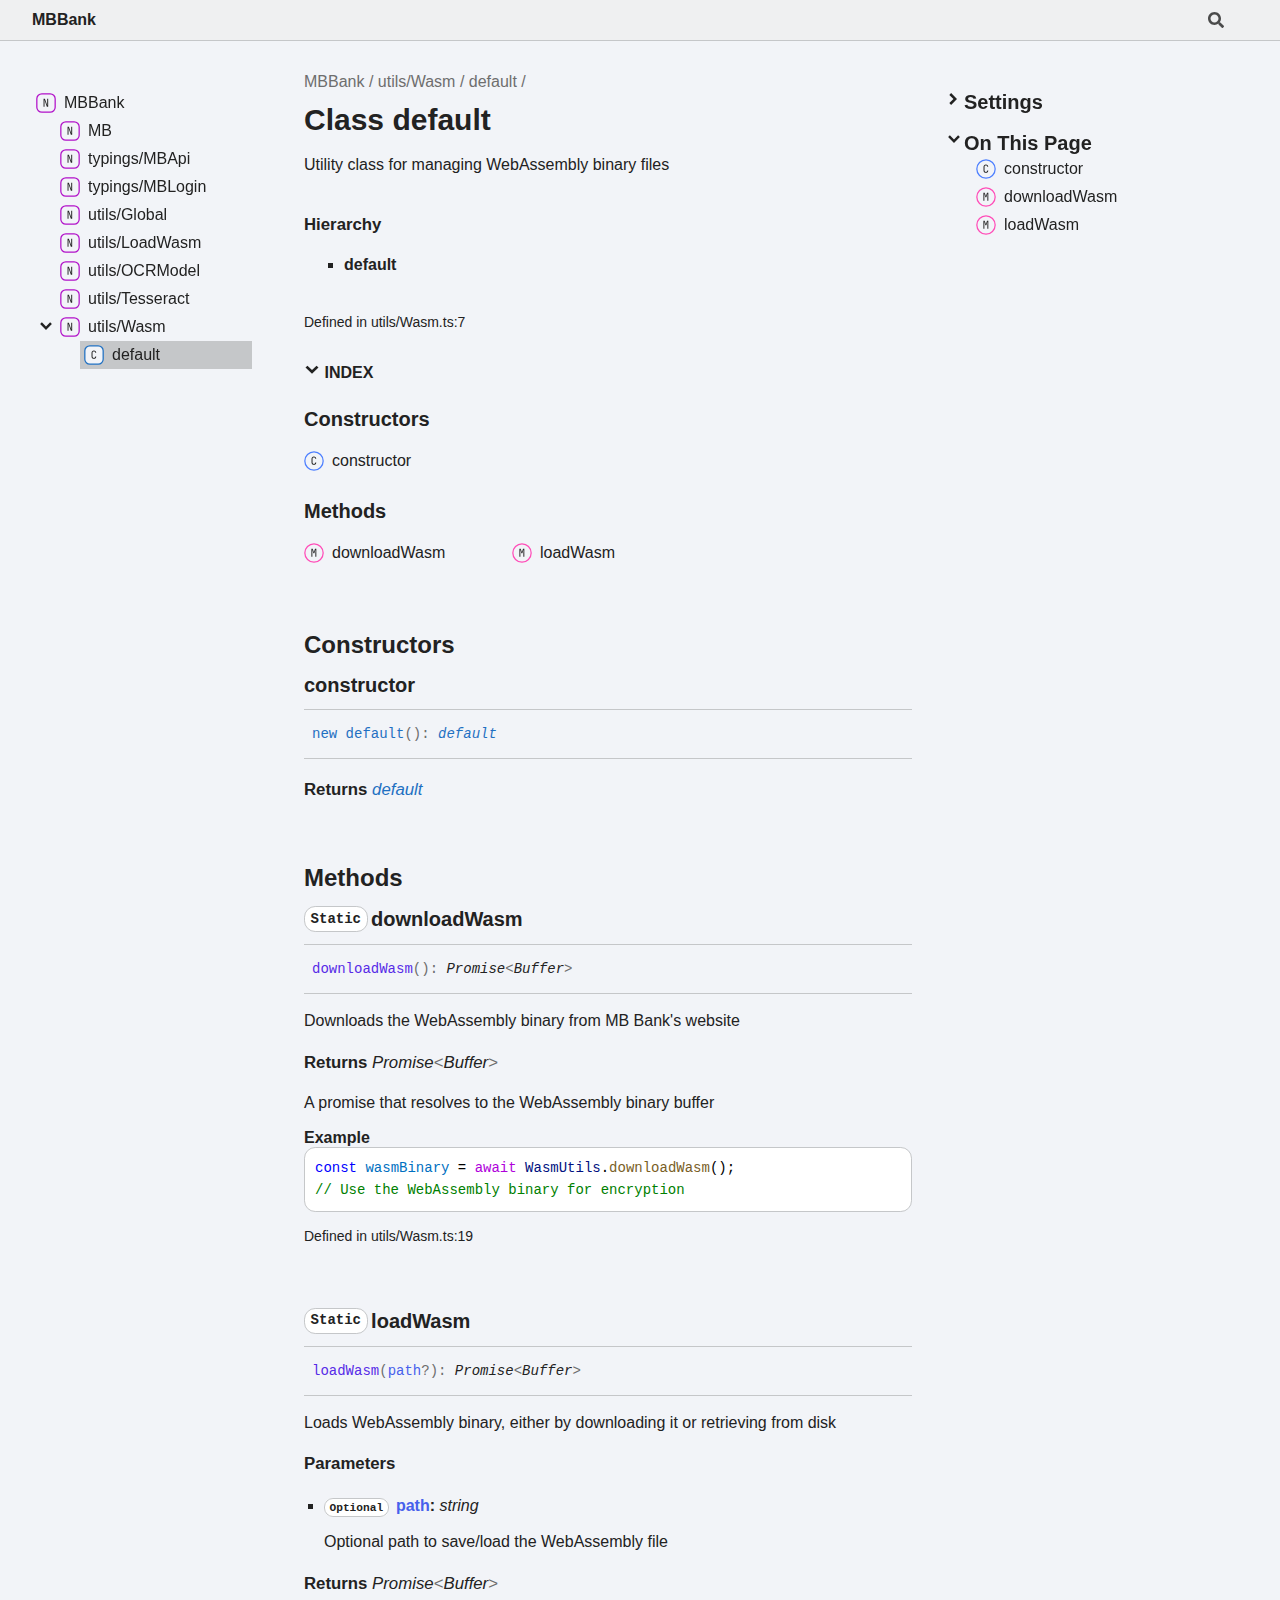
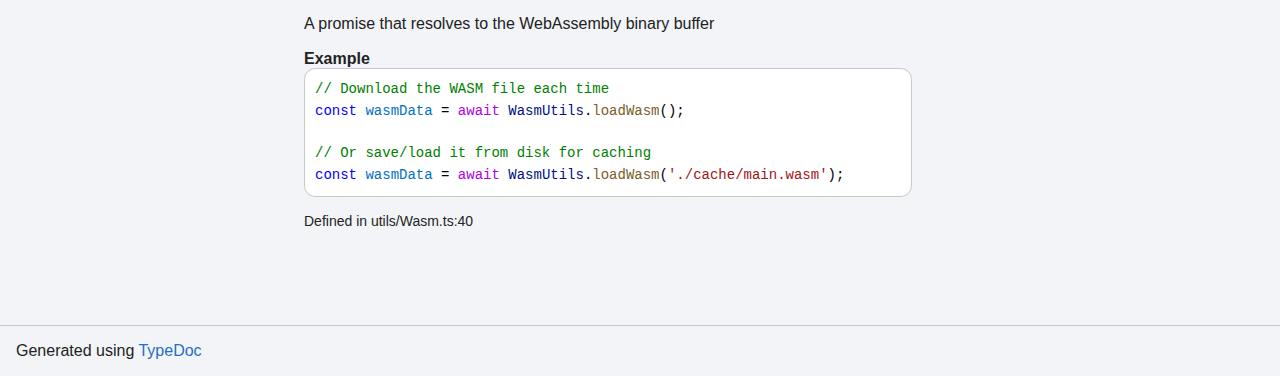
<file: docs/classes/utils_Wasm.default.html>
<!DOCTYPE html><html class="default" lang="en"><head><meta charSet="utf-8"/><meta http-equiv="x-ua-compatible" content="IE=edge"/><title>default | MBBank</title><meta name="description" content="Documentation for MBBank"/><meta name="viewport" content="width=device-width, initial-scale=1"/><link rel="stylesheet" href="../assets/style.css"/><link rel="stylesheet" href="../assets/highlight.css"/><script defer src="../assets/main.js"></script><script async src="../assets/search.js" id="tsd-search-script"></script></head><body><script>document.documentElement.dataset.theme = localStorage.getItem("tsd-theme") || "os"</script><header class="tsd-page-toolbar">
<div class="tsd-toolbar-contents container">
<div class="table-cell" id="tsd-search" data-base="..">
<div class="field"><label for="tsd-search-field" class="tsd-widget tsd-toolbar-icon search no-caption"><svg width="16" height="16" viewBox="0 0 16 16" fill="none"><path d="M15.7824 13.833L12.6666 10.7177C12.5259 10.5771 12.3353 10.499 12.1353 10.499H11.6259C12.4884 9.39596 13.001 8.00859 13.001 6.49937C13.001 2.90909 10.0914 0 6.50048 0C2.90959 0 0 2.90909 0 6.49937C0 10.0896 2.90959 12.9987 6.50048 12.9987C8.00996 12.9987 9.39756 12.4863 10.5008 11.6239V12.1332C10.5008 12.3332 10.5789 12.5238 10.7195 12.6644L13.8354 15.7797C14.1292 16.0734 14.6042 16.0734 14.8948 15.7797L15.7793 14.8954C16.0731 14.6017 16.0731 14.1267 15.7824 13.833ZM6.50048 10.499C4.29094 10.499 2.50018 8.71165 2.50018 6.49937C2.50018 4.29021 4.28781 2.49976 6.50048 2.49976C8.71001 2.49976 10.5008 4.28708 10.5008 6.49937C10.5008 8.70852 8.71314 10.499 6.50048 10.499Z" fill="var(--color-text)"></path></svg></label><input type="text" id="tsd-search-field" aria-label="Search"/></div>
<div class="field">
<div id="tsd-toolbar-links"></div></div>
<ul class="results">
<li class="state loading">Preparing search index...</li>
<li class="state failure">The search index is not available</li></ul><a href="../index.html" class="title">MBBank</a></div>
<div class="table-cell" id="tsd-widgets"><a href="#" class="tsd-widget tsd-toolbar-icon menu no-caption" data-toggle="menu" aria-label="Menu"><svg width="16" height="16" viewBox="0 0 16 16" fill="none"><rect x="1" y="3" width="14" height="2" fill="var(--color-text)"></rect><rect x="1" y="7" width="14" height="2" fill="var(--color-text)"></rect><rect x="1" y="11" width="14" height="2" fill="var(--color-text)"></rect></svg></a></div></div></header>
<div class="container container-main">
<div class="col-content">
<div class="tsd-page-title">
<ul class="tsd-breadcrumb">
<li><a href="../index.html">MBBank</a></li>
<li><a href="../modules/utils_Wasm.html">utils/Wasm</a></li>
<li><a href="utils_Wasm.default.html">default</a></li></ul>
<h1>Class default</h1></div>
<section class="tsd-panel tsd-comment">
<div class="tsd-comment tsd-typography"><p>Utility class for managing WebAssembly binary files</p>
</div>
<div class="tsd-comment tsd-typography"></div></section>
<section class="tsd-panel tsd-hierarchy">
<h4>Hierarchy</h4>
<ul class="tsd-hierarchy">
<li><span class="target">default</span></li></ul></section><aside class="tsd-sources">
<ul>
<li>Defined in utils/Wasm.ts:7</li></ul></aside>
<section class="tsd-panel-group tsd-index-group">
<section class="tsd-panel tsd-index-panel">
<details class="tsd-index-content tsd-index-accordion" open><summary class="tsd-accordion-summary tsd-index-summary">
<h5 class="tsd-index-heading uppercase" role="button" aria-expanded="false" tabIndex=0><svg width="16" height="16" viewBox="0 0 16 16" fill="none"><path d="M1.5 5.50969L8 11.6609L14.5 5.50969L12.5466 3.66086L8 7.96494L3.45341 3.66086L1.5 5.50969Z" fill="var(--color-text)"></path></svg> Index</h5></summary>
<div class="tsd-accordion-details">
<section class="tsd-index-section">
<h3 class="tsd-index-heading">Constructors</h3>
<div class="tsd-index-list"><a href="utils_Wasm.default.html#constructor" class="tsd-index-link"><svg class="tsd-kind-icon" viewBox="0 0 24 24"><g id="icon-512"><rect fill="var(--color-icon-background)" stroke="#4D7FFF" stroke-width="1.5" x="1" y="1" width="22" height="22" rx="12"></rect><path d="M11.898 16.1201C11.098 16.1201 10.466 15.8961 10.002 15.4481C9.53803 15.0001 9.30603 14.3841 9.30603 13.6001V9.64012C9.30603 8.85612 9.53803 8.24012 10.002 7.79212C10.466 7.34412 11.098 7.12012 11.898 7.12012C12.682 7.12012 13.306 7.34812 13.77 7.80412C14.234 8.25212 14.466 8.86412 14.466 9.64012H13.386C13.386 9.14412 13.254 8.76412 12.99 8.50012C12.734 8.22812 12.37 8.09212 11.898 8.09212C11.426 8.09212 11.054 8.22412 10.782 8.48812C10.518 8.75212 10.386 9.13212 10.386 9.62812V13.6001C10.386 14.0961 10.518 14.4801 10.782 14.7521C11.054 15.0161 11.426 15.1481 11.898 15.1481C12.37 15.1481 12.734 15.0161 12.99 14.7521C13.254 14.4801 13.386 14.0961 13.386 13.6001H14.466C14.466 14.3761 14.234 14.9921 13.77 15.4481C13.306 15.8961 12.682 16.1201 11.898 16.1201Z" fill="var(--color-text)"></path></g></svg><span>constructor</span></a>
</div></section>
<section class="tsd-index-section">
<h3 class="tsd-index-heading">Methods</h3>
<div class="tsd-index-list"><a href="utils_Wasm.default.html#downloadWasm" class="tsd-index-link"><svg class="tsd-kind-icon" viewBox="0 0 24 24"><g id="icon-2048"><rect fill="var(--color-icon-background)" stroke="#FF4DB8" stroke-width="1.5" x="1" y="1" width="22" height="22" rx="12"></rect><path d="M9.162 16V7.24H10.578L11.514 10.072C11.602 10.328 11.674 10.584 11.73 10.84C11.794 11.088 11.842 11.28 11.874 11.416C11.906 11.28 11.954 11.088 12.018 10.84C12.082 10.584 12.154 10.324 12.234 10.06L13.122 7.24H14.538V16H13.482V12.82C13.482 12.468 13.49 12.068 13.506 11.62C13.53 11.172 13.558 10.716 13.59 10.252C13.622 9.78 13.654 9.332 13.686 8.908C13.726 8.476 13.762 8.1 13.794 7.78L12.366 12.16H11.334L9.894 7.78C9.934 8.092 9.97 8.456 10.002 8.872C10.042 9.28 10.078 9.716 10.11 10.18C10.142 10.636 10.166 11.092 10.182 11.548C10.206 12.004 10.218 12.428 10.218 12.82V16H9.162Z" fill="var(--color-text)"></path></g></svg><span>download<wbr/>Wasm</span></a>
<a href="utils_Wasm.default.html#loadWasm" class="tsd-index-link"><svg class="tsd-kind-icon" viewBox="0 0 24 24"><use href="#icon-2048"></use></svg><span>load<wbr/>Wasm</span></a>
</div></section></div></details></section></section>
<section class="tsd-panel-group tsd-member-group">
<h2>Constructors</h2>
<section class="tsd-panel tsd-member"><a id="constructor" class="tsd-anchor"></a>
<h3 class="tsd-anchor-link"><span>constructor</span><a href="#constructor" aria-label="Permalink" class="tsd-anchor-icon"><svg viewBox="0 0 24 24"><g stroke-width="2" stroke="currentColor" fill="none" stroke-linecap="round" stroke-linejoin="round" id="icon-anchor"><path stroke="none" d="M0 0h24v24H0z" fill="none"></path><path d="M10 14a3.5 3.5 0 0 0 5 0l4 -4a3.5 3.5 0 0 0 -5 -5l-.5 .5"></path><path d="M14 10a3.5 3.5 0 0 0 -5 0l-4 4a3.5 3.5 0 0 0 5 5l.5 -.5"></path></g></svg></a></h3>
<ul class="tsd-signatures">
<li class="tsd-signature tsd-anchor-link" id="constructor.new_default"><span class="tsd-kind-constructor-signature">new default</span><span class="tsd-signature-symbol">(</span><span class="tsd-signature-symbol">)</span><span class="tsd-signature-symbol">: </span><a href="utils_Wasm.default.html" class="tsd-signature-type tsd-kind-class">default</a><a href="#constructor.new_default" aria-label="Permalink" class="tsd-anchor-icon"><svg viewBox="0 0 24 24"><use href="#icon-anchor"></use></svg></a></li>
<li class="tsd-description">
<h4 class="tsd-returns-title">Returns <a href="utils_Wasm.default.html" class="tsd-signature-type tsd-kind-class">default</a></h4></li></ul></section></section>
<section class="tsd-panel-group tsd-member-group">
<h2>Methods</h2>
<section class="tsd-panel tsd-member"><a id="downloadWasm" class="tsd-anchor"></a>
<h3 class="tsd-anchor-link"><code class="tsd-tag ts-flagStatic">Static</code> <span>download<wbr/>Wasm</span><a href="#downloadWasm" aria-label="Permalink" class="tsd-anchor-icon"><svg viewBox="0 0 24 24"><use href="#icon-anchor"></use></svg></a></h3>
<ul class="tsd-signatures">
<li class="tsd-signature tsd-anchor-link" id="downloadWasm.downloadWasm-1"><span class="tsd-kind-call-signature">download<wbr/>Wasm</span><span class="tsd-signature-symbol">(</span><span class="tsd-signature-symbol">)</span><span class="tsd-signature-symbol">: </span><span class="tsd-signature-type ">Promise</span><span class="tsd-signature-symbol">&lt;</span><span class="tsd-signature-type ">Buffer</span><span class="tsd-signature-symbol">&gt;</span><a href="#downloadWasm.downloadWasm-1" aria-label="Permalink" class="tsd-anchor-icon"><svg viewBox="0 0 24 24"><use href="#icon-anchor"></use></svg></a></li>
<li class="tsd-description">
<div class="tsd-comment tsd-typography"><p>Downloads the WebAssembly binary from MB Bank&#39;s website</p>
</div>
<h4 class="tsd-returns-title">Returns <span class="tsd-signature-type ">Promise</span><span class="tsd-signature-symbol">&lt;</span><span class="tsd-signature-type ">Buffer</span><span class="tsd-signature-symbol">&gt;</span></h4><p>A promise that resolves to the WebAssembly binary buffer</p>

<div class="tsd-comment tsd-typography">
<h4>Example</h4><pre><code class="language-typescript"><span class="hl-0">const</span><span class="hl-1"> </span><span class="hl-7">wasmBinary</span><span class="hl-1"> = </span><span class="hl-8">await</span><span class="hl-1"> </span><span class="hl-3">WasmUtils</span><span class="hl-1">.</span><span class="hl-2">downloadWasm</span><span class="hl-1">();</span><br/><span class="hl-5">// Use the WebAssembly binary for encryption</span>
</code><button>Copy</button></pre>
</div><aside class="tsd-sources">
<ul>
<li>Defined in utils/Wasm.ts:19</li></ul></aside></li></ul></section>
<section class="tsd-panel tsd-member"><a id="loadWasm" class="tsd-anchor"></a>
<h3 class="tsd-anchor-link"><code class="tsd-tag ts-flagStatic">Static</code> <span>load<wbr/>Wasm</span><a href="#loadWasm" aria-label="Permalink" class="tsd-anchor-icon"><svg viewBox="0 0 24 24"><use href="#icon-anchor"></use></svg></a></h3>
<ul class="tsd-signatures">
<li class="tsd-signature tsd-anchor-link" id="loadWasm.loadWasm-1"><span class="tsd-kind-call-signature">load<wbr/>Wasm</span><span class="tsd-signature-symbol">(</span><span class="tsd-kind-parameter">path</span><span class="tsd-signature-symbol">?</span><span class="tsd-signature-symbol">)</span><span class="tsd-signature-symbol">: </span><span class="tsd-signature-type ">Promise</span><span class="tsd-signature-symbol">&lt;</span><span class="tsd-signature-type ">Buffer</span><span class="tsd-signature-symbol">&gt;</span><a href="#loadWasm.loadWasm-1" aria-label="Permalink" class="tsd-anchor-icon"><svg viewBox="0 0 24 24"><use href="#icon-anchor"></use></svg></a></li>
<li class="tsd-description">
<div class="tsd-comment tsd-typography"><p>Loads WebAssembly binary, either by downloading it or retrieving from disk</p>
</div>
<div class="tsd-parameters">
<h4 class="tsd-parameters-title">Parameters</h4>
<ul class="tsd-parameter-list">
<li>
<h5><code class="tsd-tag ts-flagOptional">Optional</code> <span class="tsd-kind-parameter">path</span>: <span class="tsd-signature-type">string</span></h5>
<div class="tsd-comment tsd-typography"><p>Optional path to save/load the WebAssembly file</p>
</div>
<div class="tsd-comment tsd-typography"></div></li></ul></div>
<h4 class="tsd-returns-title">Returns <span class="tsd-signature-type ">Promise</span><span class="tsd-signature-symbol">&lt;</span><span class="tsd-signature-type ">Buffer</span><span class="tsd-signature-symbol">&gt;</span></h4><p>A promise that resolves to the WebAssembly binary buffer</p>

<div class="tsd-comment tsd-typography">
<h4>Example</h4><pre><code class="language-typescript"><span class="hl-5">// Download the WASM file each time</span><br/><span class="hl-0">const</span><span class="hl-1"> </span><span class="hl-7">wasmData</span><span class="hl-1"> = </span><span class="hl-8">await</span><span class="hl-1"> </span><span class="hl-3">WasmUtils</span><span class="hl-1">.</span><span class="hl-2">loadWasm</span><span class="hl-1">();</span><br/><br/><span class="hl-5">// Or save/load it from disk for caching</span><br/><span class="hl-0">const</span><span class="hl-1"> </span><span class="hl-7">wasmData</span><span class="hl-1"> = </span><span class="hl-8">await</span><span class="hl-1"> </span><span class="hl-3">WasmUtils</span><span class="hl-1">.</span><span class="hl-2">loadWasm</span><span class="hl-1">(</span><span class="hl-4">&#39;./cache/main.wasm&#39;</span><span class="hl-1">);</span>
</code><button>Copy</button></pre>
</div><aside class="tsd-sources">
<ul>
<li>Defined in utils/Wasm.ts:40</li></ul></aside></li></ul></section></section></div>
<div class="col-sidebar">
<div class="page-menu">
<div class="tsd-navigation settings">
<details class="tsd-index-accordion"><summary class="tsd-accordion-summary">
<h3><svg width="20" height="20" viewBox="0 0 24 24" fill="none"><path d="M4.93896 8.531L12 15.591L19.061 8.531L16.939 6.409L12 11.349L7.06098 6.409L4.93896 8.531Z" fill="var(--color-text)" id="icon-chevronDown"></path></svg>Settings</h3></summary>
<div class="tsd-accordion-details">
<div class="tsd-filter-visibility">
<h4 class="uppercase">Member Visibility</h4><form>
<ul id="tsd-filter-options">
<li class="tsd-filter-item"><label class="tsd-filter-input"><input type="checkbox" id="tsd-filter-protected" name="protected"/><svg width="32" height="32" viewBox="0 0 32 32" aria-hidden="true"><rect class="tsd-checkbox-background" width="30" height="30" x="1" y="1" rx="6" fill="none"></rect><path class="tsd-checkbox-checkmark" d="M8.35422 16.8214L13.2143 21.75L24.6458 10.25" stroke="none" stroke-width="3.5" stroke-linejoin="round" fill="none"></path></svg><span>Protected</span></label></li>
<li class="tsd-filter-item"><label class="tsd-filter-input"><input type="checkbox" id="tsd-filter-private" name="private"/><svg width="32" height="32" viewBox="0 0 32 32" aria-hidden="true"><rect class="tsd-checkbox-background" width="30" height="30" x="1" y="1" rx="6" fill="none"></rect><path class="tsd-checkbox-checkmark" d="M8.35422 16.8214L13.2143 21.75L24.6458 10.25" stroke="none" stroke-width="3.5" stroke-linejoin="round" fill="none"></path></svg><span>Private</span></label></li>
<li class="tsd-filter-item"><label class="tsd-filter-input"><input type="checkbox" id="tsd-filter-inherited" name="inherited" checked/><svg width="32" height="32" viewBox="0 0 32 32" aria-hidden="true"><rect class="tsd-checkbox-background" width="30" height="30" x="1" y="1" rx="6" fill="none"></rect><path class="tsd-checkbox-checkmark" d="M8.35422 16.8214L13.2143 21.75L24.6458 10.25" stroke="none" stroke-width="3.5" stroke-linejoin="round" fill="none"></path></svg><span>Inherited</span></label></li></ul></form></div>
<div class="tsd-theme-toggle">
<h4 class="uppercase">Theme</h4><select id="tsd-theme"><option value="os">OS</option><option value="light">Light</option><option value="dark">Dark</option></select></div></div></details></div>
<details open class="tsd-index-accordion tsd-page-navigation"><summary class="tsd-accordion-summary">
<h3><svg width="20" height="20" viewBox="0 0 24 24" fill="none"><use href="#icon-chevronDown"></use></svg>On This Page</h3></summary>
<div class="tsd-accordion-details">
<ul>
<li><a href="#constructor" class=""><svg class="tsd-kind-icon" viewBox="0 0 24 24"><use href="#icon-512"></use></svg><span>constructor</span></a></li>
<li><a href="#downloadWasm" class=""><svg class="tsd-kind-icon" viewBox="0 0 24 24"><use href="#icon-2048"></use></svg><span>download<wbr/>Wasm</span></a></li>
<li><a href="#loadWasm" class=""><svg class="tsd-kind-icon" viewBox="0 0 24 24"><use href="#icon-2048"></use></svg><span>load<wbr/>Wasm</span></a></li></ul></div></details></div>
<div class="site-menu">
<nav class="tsd-navigation"><a href="../index.html"><svg class="tsd-kind-icon" viewBox="0 0 24 24"><g id="icon-4"><rect fill="var(--color-icon-background)" stroke="var(--color-ts-namespace)" stroke-width="1.5" x="1" y="1" width="22" height="22" rx="6"></rect><path d="M9.33 16V7.24H10.77L13.446 14.74C13.43 14.54 13.41 14.296 13.386 14.008C13.37 13.712 13.354 13.404 13.338 13.084C13.33 12.756 13.326 12.448 13.326 12.16V7.24H14.37V16H12.93L10.266 8.5C10.282 8.692 10.298 8.936 10.314 9.232C10.33 9.52 10.342 9.828 10.35 10.156C10.366 10.476 10.374 10.784 10.374 11.08V16H9.33Z" fill="var(--color-text)"></path></g></svg><span>MBBank</span></a>
<ul class="tsd-small-nested-navigation">
<li><a href="../modules/MB.html"><svg class="tsd-kind-icon" viewBox="0 0 24 24"><use href="#icon-4"></use></svg><span>MB</span></a></li>
<li><a href="../modules/typings_MBApi.html"><svg class="tsd-kind-icon" viewBox="0 0 24 24"><use href="#icon-4"></use></svg><span>typings/MBApi</span></a></li>
<li><a href="../modules/typings_MBLogin.html"><svg class="tsd-kind-icon" viewBox="0 0 24 24"><use href="#icon-4"></use></svg><span>typings/MBLogin</span></a></li>
<li><a href="../modules/utils_Global.html"><svg class="tsd-kind-icon" viewBox="0 0 24 24"><use href="#icon-4"></use></svg><span>utils/<wbr/>Global</span></a></li>
<li><a href="../modules/utils_LoadWasm.html"><svg class="tsd-kind-icon" viewBox="0 0 24 24"><use href="#icon-4"></use></svg><span>utils/<wbr/>Load<wbr/>Wasm</span></a></li>
<li><a href="../modules/utils_OCRModel.html"><svg class="tsd-kind-icon" viewBox="0 0 24 24"><use href="#icon-4"></use></svg><span>utils/OCRModel</span></a></li>
<li><a href="../modules/utils_Tesseract.html"><svg class="tsd-kind-icon" viewBox="0 0 24 24"><use href="#icon-4"></use></svg><span>utils/<wbr/>Tesseract</span></a></li>
<li>
<details class="tsd-index-accordion" open data-key="utils/Wasm"><summary class="tsd-accordion-summary"><svg width="20" height="20" viewBox="0 0 24 24" fill="none"><use href="#icon-chevronDown"></use></svg><a href="../modules/utils_Wasm.html"><svg class="tsd-kind-icon" viewBox="0 0 24 24"><use href="#icon-4"></use></svg><span>utils/<wbr/>Wasm</span></a></summary>
<div class="tsd-accordion-details">
<ul class="tsd-nested-navigation">
<li><a href="utils_Wasm.default.html" class="current"><svg class="tsd-kind-icon" viewBox="0 0 24 24"><g id="icon-128"><rect fill="var(--color-icon-background)" stroke="var(--color-ts-class)" stroke-width="1.5" x="1" y="1" width="22" height="22" rx="6"></rect><path d="M11.898 16.1201C11.098 16.1201 10.466 15.8961 10.002 15.4481C9.53803 15.0001 9.30603 14.3841 9.30603 13.6001V9.64012C9.30603 8.85612 9.53803 8.24012 10.002 7.79212C10.466 7.34412 11.098 7.12012 11.898 7.12012C12.682 7.12012 13.306 7.34812 13.77 7.80412C14.234 8.25212 14.466 8.86412 14.466 9.64012H13.386C13.386 9.14412 13.254 8.76412 12.99 8.50012C12.734 8.22812 12.37 8.09212 11.898 8.09212C11.426 8.09212 11.054 8.22412 10.782 8.48812C10.518 8.75212 10.386 9.13212 10.386 9.62812V13.6001C10.386 14.0961 10.518 14.4801 10.782 14.7521C11.054 15.0161 11.426 15.1481 11.898 15.1481C12.37 15.1481 12.734 15.0161 12.99 14.7521C13.254 14.4801 13.386 14.0961 13.386 13.6001H14.466C14.466 14.3761 14.234 14.9921 13.77 15.4481C13.306 15.8961 12.682 16.1201 11.898 16.1201Z" fill="var(--color-text)"></path></g></svg><span>default</span></a></li></ul></div></details></li></ul></nav></div></div></div>
<div class="tsd-generator">
<p>Generated using <a href="https://typedoc.org/" target="_blank">TypeDoc</a></p></div>
<div class="overlay"></div></body></html>
</file>
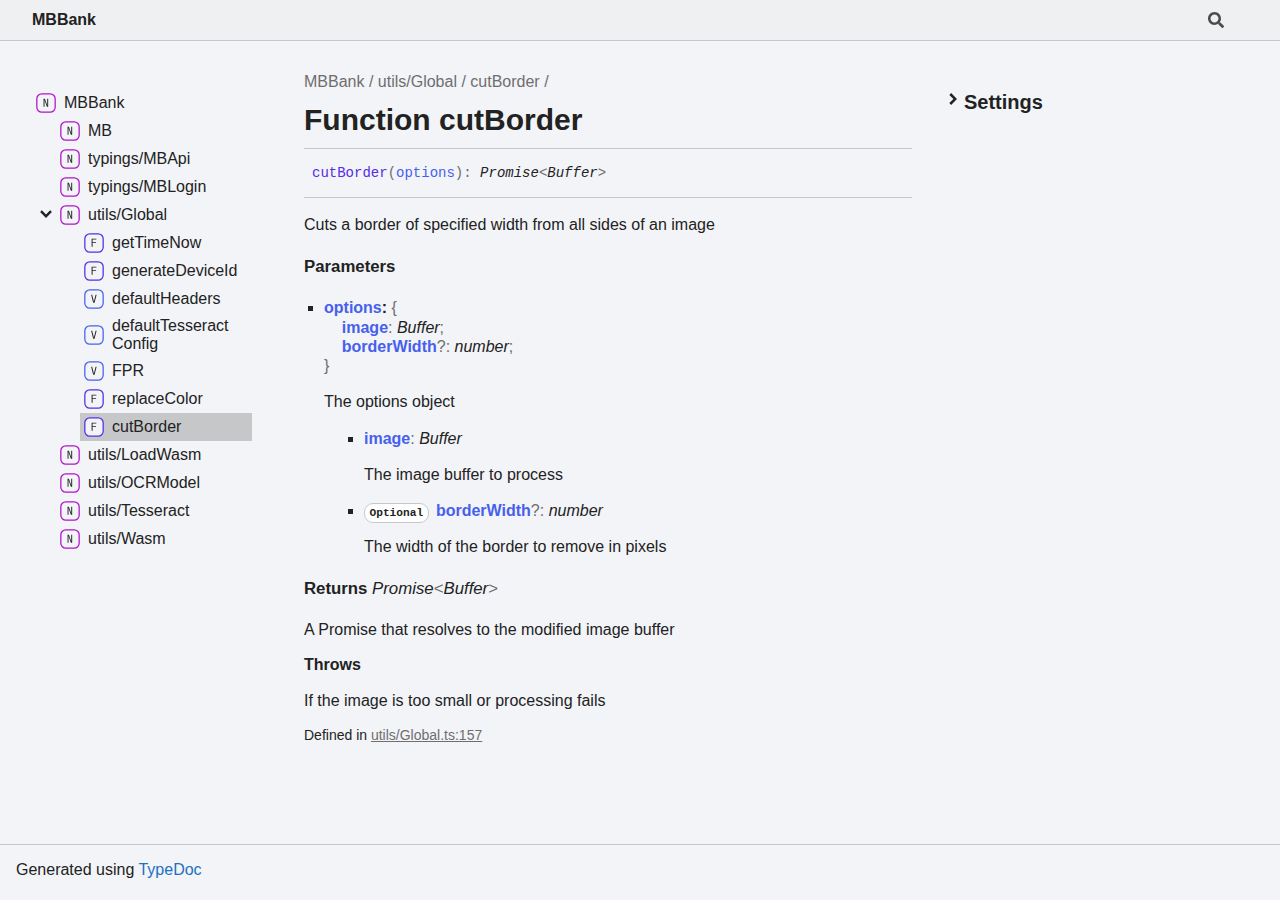
<file: docs/functions/utils_Global.cutBorder.html>
<!DOCTYPE html><html class="default" lang="en"><head><meta charSet="utf-8"/><meta http-equiv="x-ua-compatible" content="IE=edge"/><title>cutBorder | MBBank</title><meta name="description" content="Documentation for MBBank"/><meta name="viewport" content="width=device-width, initial-scale=1"/><link rel="stylesheet" href="../assets/style.css"/><link rel="stylesheet" href="../assets/highlight.css"/><script defer src="../assets/main.js"></script><script async src="../assets/search.js" id="tsd-search-script"></script></head><body><script>document.documentElement.dataset.theme = localStorage.getItem("tsd-theme") || "os"</script><header class="tsd-page-toolbar">
<div class="tsd-toolbar-contents container">
<div class="table-cell" id="tsd-search" data-base="..">
<div class="field"><label for="tsd-search-field" class="tsd-widget tsd-toolbar-icon search no-caption"><svg width="16" height="16" viewBox="0 0 16 16" fill="none"><path d="M15.7824 13.833L12.6666 10.7177C12.5259 10.5771 12.3353 10.499 12.1353 10.499H11.6259C12.4884 9.39596 13.001 8.00859 13.001 6.49937C13.001 2.90909 10.0914 0 6.50048 0C2.90959 0 0 2.90909 0 6.49937C0 10.0896 2.90959 12.9987 6.50048 12.9987C8.00996 12.9987 9.39756 12.4863 10.5008 11.6239V12.1332C10.5008 12.3332 10.5789 12.5238 10.7195 12.6644L13.8354 15.7797C14.1292 16.0734 14.6042 16.0734 14.8948 15.7797L15.7793 14.8954C16.0731 14.6017 16.0731 14.1267 15.7824 13.833ZM6.50048 10.499C4.29094 10.499 2.50018 8.71165 2.50018 6.49937C2.50018 4.29021 4.28781 2.49976 6.50048 2.49976C8.71001 2.49976 10.5008 4.28708 10.5008 6.49937C10.5008 8.70852 8.71314 10.499 6.50048 10.499Z" fill="var(--color-text)"></path></svg></label><input type="text" id="tsd-search-field" aria-label="Search"/></div>
<div class="field">
<div id="tsd-toolbar-links"></div></div>
<ul class="results">
<li class="state loading">Preparing search index...</li>
<li class="state failure">The search index is not available</li></ul><a href="../index.html" class="title">MBBank</a></div>
<div class="table-cell" id="tsd-widgets"><a href="#" class="tsd-widget tsd-toolbar-icon menu no-caption" data-toggle="menu" aria-label="Menu"><svg width="16" height="16" viewBox="0 0 16 16" fill="none"><rect x="1" y="3" width="14" height="2" fill="var(--color-text)"></rect><rect x="1" y="7" width="14" height="2" fill="var(--color-text)"></rect><rect x="1" y="11" width="14" height="2" fill="var(--color-text)"></rect></svg></a></div></div></header>
<div class="container container-main">
<div class="col-content">
<div class="tsd-page-title">
<ul class="tsd-breadcrumb">
<li><a href="../index.html">MBBank</a></li>
<li><a href="../modules/utils_Global.html">utils/Global</a></li>
<li><a href="utils_Global.cutBorder.html">cutBorder</a></li></ul>
<h1>Function cutBorder</h1></div>
<section class="tsd-panel">
<ul class="tsd-signatures">
<li class="tsd-signature tsd-anchor-link" id="cutBorder"><span class="tsd-kind-call-signature">cut<wbr/>Border</span><span class="tsd-signature-symbol">(</span><span class="tsd-kind-parameter">options</span><span class="tsd-signature-symbol">)</span><span class="tsd-signature-symbol">: </span><span class="tsd-signature-type ">Promise</span><span class="tsd-signature-symbol">&lt;</span><span class="tsd-signature-type ">Buffer</span><span class="tsd-signature-symbol">&gt;</span><a href="#cutBorder" aria-label="Permalink" class="tsd-anchor-icon"><svg viewBox="0 0 24 24"><g stroke-width="2" stroke="currentColor" fill="none" stroke-linecap="round" stroke-linejoin="round" id="icon-anchor"><path stroke="none" d="M0 0h24v24H0z" fill="none"></path><path d="M10 14a3.5 3.5 0 0 0 5 0l4 -4a3.5 3.5 0 0 0 -5 -5l-.5 .5"></path><path d="M14 10a3.5 3.5 0 0 0 -5 0l-4 4a3.5 3.5 0 0 0 5 5l.5 -.5"></path></g></svg></a></li>
<li class="tsd-description">
<div class="tsd-comment tsd-typography"><p>Cuts a border of specified width from all sides of an image</p>
</div>
<div class="tsd-parameters">
<h4 class="tsd-parameters-title">Parameters</h4>
<ul class="tsd-parameter-list">
<li>
<h5><span class="tsd-kind-parameter">options</span>: <span class="tsd-signature-symbol">{ </span><br/><span>    </span><span class="tsd-kind-property">image</span><span class="tsd-signature-symbol">: </span><span class="tsd-signature-type ">Buffer</span><span class="tsd-signature-symbol">; </span><br/><span>    </span><span class="tsd-kind-property">borderWidth</span><span class="tsd-signature-symbol">?: </span><span class="tsd-signature-type">number</span><span class="tsd-signature-symbol">; </span><br/><span class="tsd-signature-symbol">}</span></h5>
<div class="tsd-comment tsd-typography"><p>The options object</p>
</div>
<div class="tsd-comment tsd-typography"></div>
<ul class="tsd-parameters">
<li class="tsd-parameter">
<h5><span class="tsd-kind-property">image</span><span class="tsd-signature-symbol">: </span><span class="tsd-signature-type ">Buffer</span></h5>
<div class="tsd-comment tsd-typography"><p>The image buffer to process</p>
</div>
<div class="tsd-comment tsd-typography"></div></li>
<li class="tsd-parameter">
<h5><code class="tsd-tag ts-flagOptional">Optional</code> <span class="tsd-kind-property">border<wbr/>Width</span><span class="tsd-signature-symbol">?: </span><span class="tsd-signature-type">number</span></h5>
<div class="tsd-comment tsd-typography"><p>The width of the border to remove in pixels</p>
</div>
<div class="tsd-comment tsd-typography"></div></li></ul></li></ul></div>
<h4 class="tsd-returns-title">Returns <span class="tsd-signature-type ">Promise</span><span class="tsd-signature-symbol">&lt;</span><span class="tsd-signature-type ">Buffer</span><span class="tsd-signature-symbol">&gt;</span></h4><p>A Promise that resolves to the modified image buffer</p>

<div class="tsd-comment tsd-typography">
<h4>Throws</h4><p>If the image is too small or processing fails</p>
</div><aside class="tsd-sources">
<ul>
<li>Defined in <a href="https://github.com/CookieGMVN/MBBank/blob/cb27fb9/src/utils/Global.ts#L157">utils/Global.ts:157</a></li></ul></aside></li></ul></section></div>
<div class="col-sidebar">
<div class="page-menu">
<div class="tsd-navigation settings">
<details class="tsd-index-accordion"><summary class="tsd-accordion-summary">
<h3><svg width="20" height="20" viewBox="0 0 24 24" fill="none"><path d="M4.93896 8.531L12 15.591L19.061 8.531L16.939 6.409L12 11.349L7.06098 6.409L4.93896 8.531Z" fill="var(--color-text)" id="icon-chevronDown"></path></svg>Settings</h3></summary>
<div class="tsd-accordion-details">
<div class="tsd-filter-visibility">
<h4 class="uppercase">Member Visibility</h4><form>
<ul id="tsd-filter-options">
<li class="tsd-filter-item"><label class="tsd-filter-input"><input type="checkbox" id="tsd-filter-protected" name="protected"/><svg width="32" height="32" viewBox="0 0 32 32" aria-hidden="true"><rect class="tsd-checkbox-background" width="30" height="30" x="1" y="1" rx="6" fill="none"></rect><path class="tsd-checkbox-checkmark" d="M8.35422 16.8214L13.2143 21.75L24.6458 10.25" stroke="none" stroke-width="3.5" stroke-linejoin="round" fill="none"></path></svg><span>Protected</span></label></li>
<li class="tsd-filter-item"><label class="tsd-filter-input"><input type="checkbox" id="tsd-filter-private" name="private"/><svg width="32" height="32" viewBox="0 0 32 32" aria-hidden="true"><rect class="tsd-checkbox-background" width="30" height="30" x="1" y="1" rx="6" fill="none"></rect><path class="tsd-checkbox-checkmark" d="M8.35422 16.8214L13.2143 21.75L24.6458 10.25" stroke="none" stroke-width="3.5" stroke-linejoin="round" fill="none"></path></svg><span>Private</span></label></li>
<li class="tsd-filter-item"><label class="tsd-filter-input"><input type="checkbox" id="tsd-filter-inherited" name="inherited" checked/><svg width="32" height="32" viewBox="0 0 32 32" aria-hidden="true"><rect class="tsd-checkbox-background" width="30" height="30" x="1" y="1" rx="6" fill="none"></rect><path class="tsd-checkbox-checkmark" d="M8.35422 16.8214L13.2143 21.75L24.6458 10.25" stroke="none" stroke-width="3.5" stroke-linejoin="round" fill="none"></path></svg><span>Inherited</span></label></li></ul></form></div>
<div class="tsd-theme-toggle">
<h4 class="uppercase">Theme</h4><select id="tsd-theme"><option value="os">OS</option><option value="light">Light</option><option value="dark">Dark</option></select></div></div></details></div></div>
<div class="site-menu">
<nav class="tsd-navigation"><a href="../index.html"><svg class="tsd-kind-icon" viewBox="0 0 24 24"><g id="icon-4"><rect fill="var(--color-icon-background)" stroke="var(--color-ts-namespace)" stroke-width="1.5" x="1" y="1" width="22" height="22" rx="6"></rect><path d="M9.33 16V7.24H10.77L13.446 14.74C13.43 14.54 13.41 14.296 13.386 14.008C13.37 13.712 13.354 13.404 13.338 13.084C13.33 12.756 13.326 12.448 13.326 12.16V7.24H14.37V16H12.93L10.266 8.5C10.282 8.692 10.298 8.936 10.314 9.232C10.33 9.52 10.342 9.828 10.35 10.156C10.366 10.476 10.374 10.784 10.374 11.08V16H9.33Z" fill="var(--color-text)"></path></g></svg><span>MBBank</span></a>
<ul class="tsd-small-nested-navigation">
<li><a href="../modules/MB.html"><svg class="tsd-kind-icon" viewBox="0 0 24 24"><use href="#icon-4"></use></svg><span>MB</span></a></li>
<li><a href="../modules/typings_MBApi.html"><svg class="tsd-kind-icon" viewBox="0 0 24 24"><use href="#icon-4"></use></svg><span>typings/MBApi</span></a></li>
<li><a href="../modules/typings_MBLogin.html"><svg class="tsd-kind-icon" viewBox="0 0 24 24"><use href="#icon-4"></use></svg><span>typings/MBLogin</span></a></li>
<li>
<details class="tsd-index-accordion" open data-key="utils/Global"><summary class="tsd-accordion-summary"><svg width="20" height="20" viewBox="0 0 24 24" fill="none"><use href="#icon-chevronDown"></use></svg><a href="../modules/utils_Global.html"><svg class="tsd-kind-icon" viewBox="0 0 24 24"><use href="#icon-4"></use></svg><span>utils/<wbr/>Global</span></a></summary>
<div class="tsd-accordion-details">
<ul class="tsd-nested-navigation">
<li><a href="utils_Global.getTimeNow.html"><svg class="tsd-kind-icon" viewBox="0 0 24 24"><g id="icon-64"><rect fill="var(--color-icon-background)" stroke="var(--color-ts-function)" stroke-width="1.5" x="1" y="1" width="22" height="22" rx="6"></rect><path d="M9.39 16V7.24H14.55V8.224H10.446V11.128H14.238V12.112H10.47V16H9.39Z" fill="var(--color-text)"></path></g></svg><span>get<wbr/>Time<wbr/>Now</span></a></li>
<li><a href="utils_Global.generateDeviceId.html"><svg class="tsd-kind-icon" viewBox="0 0 24 24"><use href="#icon-64"></use></svg><span>generate<wbr/>Device<wbr/>Id</span></a></li>
<li><a href="../variables/utils_Global.defaultHeaders.html"><svg class="tsd-kind-icon" viewBox="0 0 24 24"><g id="icon-32"><rect fill="var(--color-icon-background)" stroke="var(--color-ts-variable)" stroke-width="1.5" x="1" y="1" width="22" height="22" rx="6"></rect><path d="M11.106 16L8.85 7.24H9.966L11.454 13.192C11.558 13.608 11.646 13.996 11.718 14.356C11.79 14.708 11.842 14.976 11.874 15.16C11.906 14.976 11.954 14.708 12.018 14.356C12.09 13.996 12.178 13.608 12.282 13.192L13.758 7.24H14.85L12.582 16H11.106Z" fill="var(--color-text)"></path></g></svg><span>default<wbr/>Headers</span></a></li>
<li><a href="../variables/utils_Global.defaultTesseractConfig.html"><svg class="tsd-kind-icon" viewBox="0 0 24 24"><use href="#icon-32"></use></svg><span>default<wbr/>Tesseract<wbr/>Config</span></a></li>
<li><a href="../variables/utils_Global.FPR.html"><svg class="tsd-kind-icon" viewBox="0 0 24 24"><use href="#icon-32"></use></svg><span>FPR</span></a></li>
<li><a href="utils_Global.replaceColor.html"><svg class="tsd-kind-icon" viewBox="0 0 24 24"><use href="#icon-64"></use></svg><span>replace<wbr/>Color</span></a></li>
<li><a href="utils_Global.cutBorder.html" class="current"><svg class="tsd-kind-icon" viewBox="0 0 24 24"><use href="#icon-64"></use></svg><span>cut<wbr/>Border</span></a></li></ul></div></details></li>
<li><a href="../modules/utils_LoadWasm.html"><svg class="tsd-kind-icon" viewBox="0 0 24 24"><use href="#icon-4"></use></svg><span>utils/<wbr/>Load<wbr/>Wasm</span></a></li>
<li><a href="../modules/utils_OCRModel.html"><svg class="tsd-kind-icon" viewBox="0 0 24 24"><use href="#icon-4"></use></svg><span>utils/OCRModel</span></a></li>
<li><a href="../modules/utils_Tesseract.html"><svg class="tsd-kind-icon" viewBox="0 0 24 24"><use href="#icon-4"></use></svg><span>utils/<wbr/>Tesseract</span></a></li>
<li><a href="../modules/utils_Wasm.html"><svg class="tsd-kind-icon" viewBox="0 0 24 24"><use href="#icon-4"></use></svg><span>utils/<wbr/>Wasm</span></a></li></ul></nav></div></div></div>
<div class="tsd-generator">
<p>Generated using <a href="https://typedoc.org/" target="_blank">TypeDoc</a></p></div>
<div class="overlay"></div></body></html>
</file>
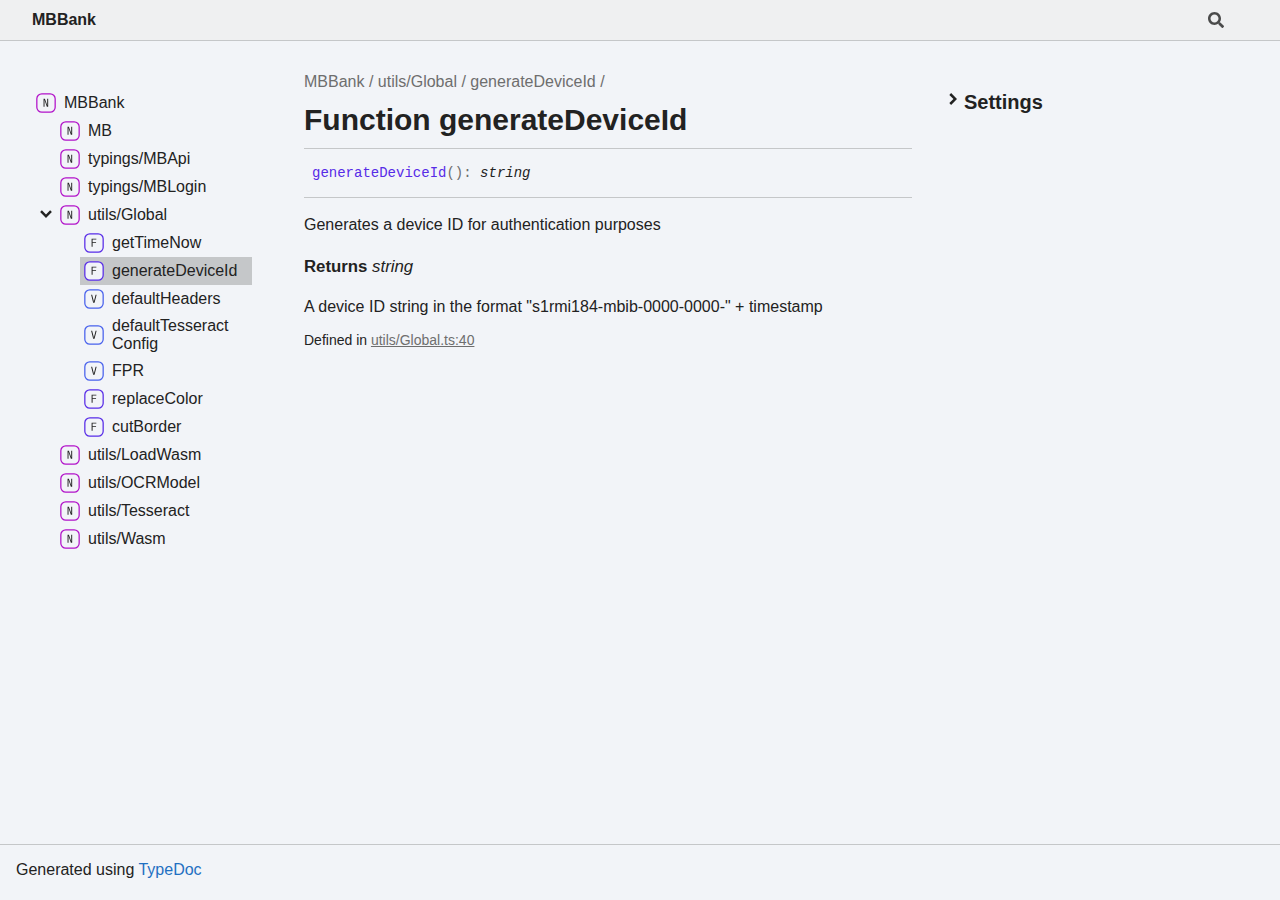
<file: docs/functions/utils_Global.generateDeviceId.html>
<!DOCTYPE html><html class="default" lang="en"><head><meta charSet="utf-8"/><meta http-equiv="x-ua-compatible" content="IE=edge"/><title>generateDeviceId | MBBank</title><meta name="description" content="Documentation for MBBank"/><meta name="viewport" content="width=device-width, initial-scale=1"/><link rel="stylesheet" href="../assets/style.css"/><link rel="stylesheet" href="../assets/highlight.css"/><script defer src="../assets/main.js"></script><script async src="../assets/search.js" id="tsd-search-script"></script></head><body><script>document.documentElement.dataset.theme = localStorage.getItem("tsd-theme") || "os"</script><header class="tsd-page-toolbar">
<div class="tsd-toolbar-contents container">
<div class="table-cell" id="tsd-search" data-base="..">
<div class="field"><label for="tsd-search-field" class="tsd-widget tsd-toolbar-icon search no-caption"><svg width="16" height="16" viewBox="0 0 16 16" fill="none"><path d="M15.7824 13.833L12.6666 10.7177C12.5259 10.5771 12.3353 10.499 12.1353 10.499H11.6259C12.4884 9.39596 13.001 8.00859 13.001 6.49937C13.001 2.90909 10.0914 0 6.50048 0C2.90959 0 0 2.90909 0 6.49937C0 10.0896 2.90959 12.9987 6.50048 12.9987C8.00996 12.9987 9.39756 12.4863 10.5008 11.6239V12.1332C10.5008 12.3332 10.5789 12.5238 10.7195 12.6644L13.8354 15.7797C14.1292 16.0734 14.6042 16.0734 14.8948 15.7797L15.7793 14.8954C16.0731 14.6017 16.0731 14.1267 15.7824 13.833ZM6.50048 10.499C4.29094 10.499 2.50018 8.71165 2.50018 6.49937C2.50018 4.29021 4.28781 2.49976 6.50048 2.49976C8.71001 2.49976 10.5008 4.28708 10.5008 6.49937C10.5008 8.70852 8.71314 10.499 6.50048 10.499Z" fill="var(--color-text)"></path></svg></label><input type="text" id="tsd-search-field" aria-label="Search"/></div>
<div class="field">
<div id="tsd-toolbar-links"></div></div>
<ul class="results">
<li class="state loading">Preparing search index...</li>
<li class="state failure">The search index is not available</li></ul><a href="../index.html" class="title">MBBank</a></div>
<div class="table-cell" id="tsd-widgets"><a href="#" class="tsd-widget tsd-toolbar-icon menu no-caption" data-toggle="menu" aria-label="Menu"><svg width="16" height="16" viewBox="0 0 16 16" fill="none"><rect x="1" y="3" width="14" height="2" fill="var(--color-text)"></rect><rect x="1" y="7" width="14" height="2" fill="var(--color-text)"></rect><rect x="1" y="11" width="14" height="2" fill="var(--color-text)"></rect></svg></a></div></div></header>
<div class="container container-main">
<div class="col-content">
<div class="tsd-page-title">
<ul class="tsd-breadcrumb">
<li><a href="../index.html">MBBank</a></li>
<li><a href="../modules/utils_Global.html">utils/Global</a></li>
<li><a href="utils_Global.generateDeviceId.html">generateDeviceId</a></li></ul>
<h1>Function generateDeviceId</h1></div>
<section class="tsd-panel">
<ul class="tsd-signatures">
<li class="tsd-signature tsd-anchor-link" id="generateDeviceId"><span class="tsd-kind-call-signature">generate<wbr/>Device<wbr/>Id</span><span class="tsd-signature-symbol">(</span><span class="tsd-signature-symbol">)</span><span class="tsd-signature-symbol">: </span><span class="tsd-signature-type">string</span><a href="#generateDeviceId" aria-label="Permalink" class="tsd-anchor-icon"><svg viewBox="0 0 24 24"><g stroke-width="2" stroke="currentColor" fill="none" stroke-linecap="round" stroke-linejoin="round" id="icon-anchor"><path stroke="none" d="M0 0h24v24H0z" fill="none"></path><path d="M10 14a3.5 3.5 0 0 0 5 0l4 -4a3.5 3.5 0 0 0 -5 -5l-.5 .5"></path><path d="M14 10a3.5 3.5 0 0 0 -5 0l-4 4a3.5 3.5 0 0 0 5 5l.5 -.5"></path></g></svg></a></li>
<li class="tsd-description">
<div class="tsd-comment tsd-typography"><p>Generates a device ID for authentication purposes</p>
</div>
<h4 class="tsd-returns-title">Returns <span class="tsd-signature-type">string</span></h4><p>A device ID string in the format &quot;s1rmi184-mbib-0000-0000-&quot; + timestamp</p>

<div class="tsd-comment tsd-typography"></div><aside class="tsd-sources">
<ul>
<li>Defined in <a href="https://github.com/CookieGMVN/MBBank/blob/cb27fb9/src/utils/Global.ts#L40">utils/Global.ts:40</a></li></ul></aside></li></ul></section></div>
<div class="col-sidebar">
<div class="page-menu">
<div class="tsd-navigation settings">
<details class="tsd-index-accordion"><summary class="tsd-accordion-summary">
<h3><svg width="20" height="20" viewBox="0 0 24 24" fill="none"><path d="M4.93896 8.531L12 15.591L19.061 8.531L16.939 6.409L12 11.349L7.06098 6.409L4.93896 8.531Z" fill="var(--color-text)" id="icon-chevronDown"></path></svg>Settings</h3></summary>
<div class="tsd-accordion-details">
<div class="tsd-filter-visibility">
<h4 class="uppercase">Member Visibility</h4><form>
<ul id="tsd-filter-options">
<li class="tsd-filter-item"><label class="tsd-filter-input"><input type="checkbox" id="tsd-filter-protected" name="protected"/><svg width="32" height="32" viewBox="0 0 32 32" aria-hidden="true"><rect class="tsd-checkbox-background" width="30" height="30" x="1" y="1" rx="6" fill="none"></rect><path class="tsd-checkbox-checkmark" d="M8.35422 16.8214L13.2143 21.75L24.6458 10.25" stroke="none" stroke-width="3.5" stroke-linejoin="round" fill="none"></path></svg><span>Protected</span></label></li>
<li class="tsd-filter-item"><label class="tsd-filter-input"><input type="checkbox" id="tsd-filter-private" name="private"/><svg width="32" height="32" viewBox="0 0 32 32" aria-hidden="true"><rect class="tsd-checkbox-background" width="30" height="30" x="1" y="1" rx="6" fill="none"></rect><path class="tsd-checkbox-checkmark" d="M8.35422 16.8214L13.2143 21.75L24.6458 10.25" stroke="none" stroke-width="3.5" stroke-linejoin="round" fill="none"></path></svg><span>Private</span></label></li>
<li class="tsd-filter-item"><label class="tsd-filter-input"><input type="checkbox" id="tsd-filter-inherited" name="inherited" checked/><svg width="32" height="32" viewBox="0 0 32 32" aria-hidden="true"><rect class="tsd-checkbox-background" width="30" height="30" x="1" y="1" rx="6" fill="none"></rect><path class="tsd-checkbox-checkmark" d="M8.35422 16.8214L13.2143 21.75L24.6458 10.25" stroke="none" stroke-width="3.5" stroke-linejoin="round" fill="none"></path></svg><span>Inherited</span></label></li></ul></form></div>
<div class="tsd-theme-toggle">
<h4 class="uppercase">Theme</h4><select id="tsd-theme"><option value="os">OS</option><option value="light">Light</option><option value="dark">Dark</option></select></div></div></details></div></div>
<div class="site-menu">
<nav class="tsd-navigation"><a href="../index.html"><svg class="tsd-kind-icon" viewBox="0 0 24 24"><g id="icon-4"><rect fill="var(--color-icon-background)" stroke="var(--color-ts-namespace)" stroke-width="1.5" x="1" y="1" width="22" height="22" rx="6"></rect><path d="M9.33 16V7.24H10.77L13.446 14.74C13.43 14.54 13.41 14.296 13.386 14.008C13.37 13.712 13.354 13.404 13.338 13.084C13.33 12.756 13.326 12.448 13.326 12.16V7.24H14.37V16H12.93L10.266 8.5C10.282 8.692 10.298 8.936 10.314 9.232C10.33 9.52 10.342 9.828 10.35 10.156C10.366 10.476 10.374 10.784 10.374 11.08V16H9.33Z" fill="var(--color-text)"></path></g></svg><span>MBBank</span></a>
<ul class="tsd-small-nested-navigation">
<li><a href="../modules/MB.html"><svg class="tsd-kind-icon" viewBox="0 0 24 24"><use href="#icon-4"></use></svg><span>MB</span></a></li>
<li><a href="../modules/typings_MBApi.html"><svg class="tsd-kind-icon" viewBox="0 0 24 24"><use href="#icon-4"></use></svg><span>typings/MBApi</span></a></li>
<li><a href="../modules/typings_MBLogin.html"><svg class="tsd-kind-icon" viewBox="0 0 24 24"><use href="#icon-4"></use></svg><span>typings/MBLogin</span></a></li>
<li>
<details class="tsd-index-accordion" open data-key="utils/Global"><summary class="tsd-accordion-summary"><svg width="20" height="20" viewBox="0 0 24 24" fill="none"><use href="#icon-chevronDown"></use></svg><a href="../modules/utils_Global.html"><svg class="tsd-kind-icon" viewBox="0 0 24 24"><use href="#icon-4"></use></svg><span>utils/<wbr/>Global</span></a></summary>
<div class="tsd-accordion-details">
<ul class="tsd-nested-navigation">
<li><a href="utils_Global.getTimeNow.html"><svg class="tsd-kind-icon" viewBox="0 0 24 24"><g id="icon-64"><rect fill="var(--color-icon-background)" stroke="var(--color-ts-function)" stroke-width="1.5" x="1" y="1" width="22" height="22" rx="6"></rect><path d="M9.39 16V7.24H14.55V8.224H10.446V11.128H14.238V12.112H10.47V16H9.39Z" fill="var(--color-text)"></path></g></svg><span>get<wbr/>Time<wbr/>Now</span></a></li>
<li><a href="utils_Global.generateDeviceId.html" class="current"><svg class="tsd-kind-icon" viewBox="0 0 24 24"><use href="#icon-64"></use></svg><span>generate<wbr/>Device<wbr/>Id</span></a></li>
<li><a href="../variables/utils_Global.defaultHeaders.html"><svg class="tsd-kind-icon" viewBox="0 0 24 24"><g id="icon-32"><rect fill="var(--color-icon-background)" stroke="var(--color-ts-variable)" stroke-width="1.5" x="1" y="1" width="22" height="22" rx="6"></rect><path d="M11.106 16L8.85 7.24H9.966L11.454 13.192C11.558 13.608 11.646 13.996 11.718 14.356C11.79 14.708 11.842 14.976 11.874 15.16C11.906 14.976 11.954 14.708 12.018 14.356C12.09 13.996 12.178 13.608 12.282 13.192L13.758 7.24H14.85L12.582 16H11.106Z" fill="var(--color-text)"></path></g></svg><span>default<wbr/>Headers</span></a></li>
<li><a href="../variables/utils_Global.defaultTesseractConfig.html"><svg class="tsd-kind-icon" viewBox="0 0 24 24"><use href="#icon-32"></use></svg><span>default<wbr/>Tesseract<wbr/>Config</span></a></li>
<li><a href="../variables/utils_Global.FPR.html"><svg class="tsd-kind-icon" viewBox="0 0 24 24"><use href="#icon-32"></use></svg><span>FPR</span></a></li>
<li><a href="utils_Global.replaceColor.html"><svg class="tsd-kind-icon" viewBox="0 0 24 24"><use href="#icon-64"></use></svg><span>replace<wbr/>Color</span></a></li>
<li><a href="utils_Global.cutBorder.html"><svg class="tsd-kind-icon" viewBox="0 0 24 24"><use href="#icon-64"></use></svg><span>cut<wbr/>Border</span></a></li></ul></div></details></li>
<li><a href="../modules/utils_LoadWasm.html"><svg class="tsd-kind-icon" viewBox="0 0 24 24"><use href="#icon-4"></use></svg><span>utils/<wbr/>Load<wbr/>Wasm</span></a></li>
<li><a href="../modules/utils_OCRModel.html"><svg class="tsd-kind-icon" viewBox="0 0 24 24"><use href="#icon-4"></use></svg><span>utils/OCRModel</span></a></li>
<li><a href="../modules/utils_Tesseract.html"><svg class="tsd-kind-icon" viewBox="0 0 24 24"><use href="#icon-4"></use></svg><span>utils/<wbr/>Tesseract</span></a></li>
<li><a href="../modules/utils_Wasm.html"><svg class="tsd-kind-icon" viewBox="0 0 24 24"><use href="#icon-4"></use></svg><span>utils/<wbr/>Wasm</span></a></li></ul></nav></div></div></div>
<div class="tsd-generator">
<p>Generated using <a href="https://typedoc.org/" target="_blank">TypeDoc</a></p></div>
<div class="overlay"></div></body></html>
</file>
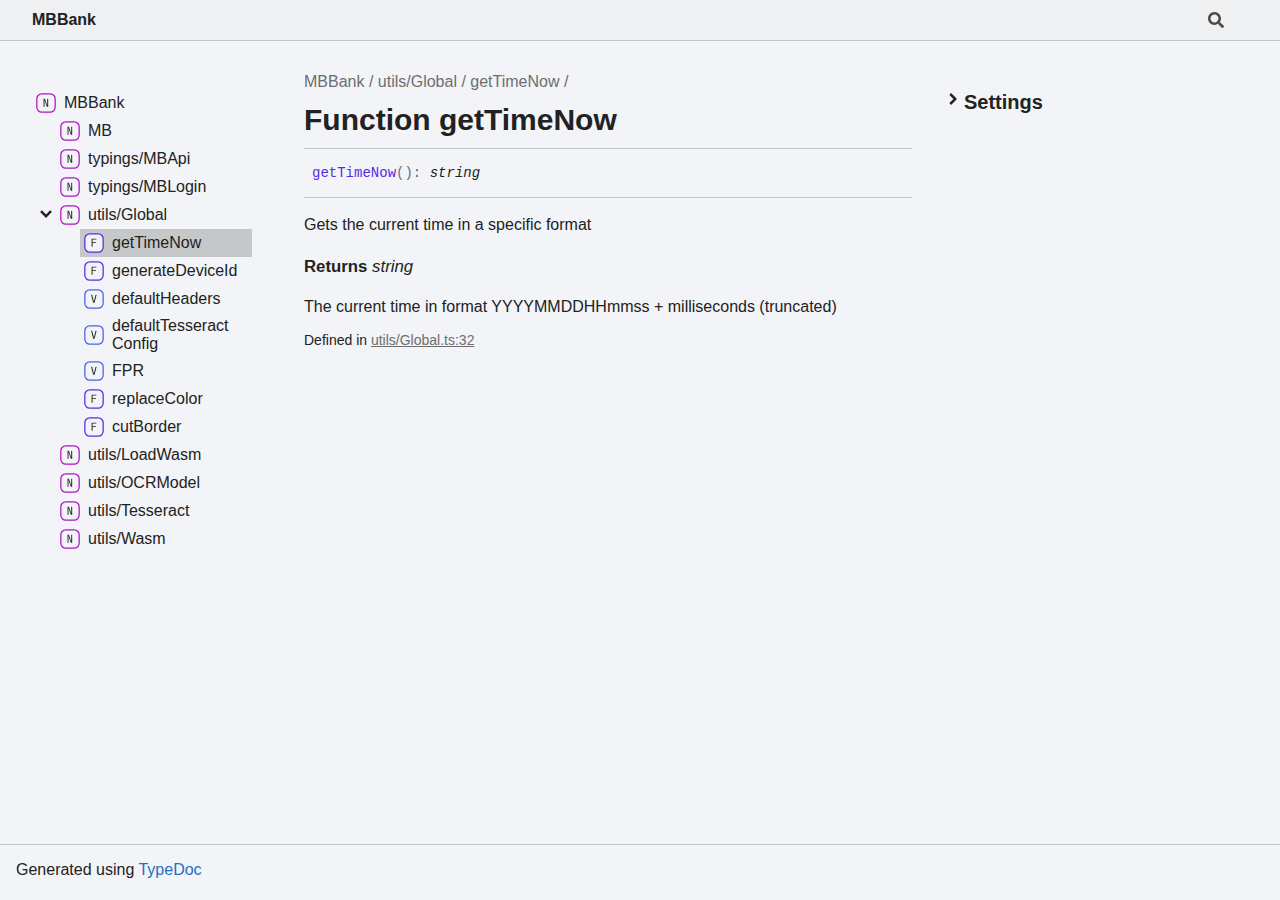
<file: docs/functions/utils_Global.getTimeNow.html>
<!DOCTYPE html><html class="default" lang="en"><head><meta charSet="utf-8"/><meta http-equiv="x-ua-compatible" content="IE=edge"/><title>getTimeNow | MBBank</title><meta name="description" content="Documentation for MBBank"/><meta name="viewport" content="width=device-width, initial-scale=1"/><link rel="stylesheet" href="../assets/style.css"/><link rel="stylesheet" href="../assets/highlight.css"/><script defer src="../assets/main.js"></script><script async src="../assets/search.js" id="tsd-search-script"></script></head><body><script>document.documentElement.dataset.theme = localStorage.getItem("tsd-theme") || "os"</script><header class="tsd-page-toolbar">
<div class="tsd-toolbar-contents container">
<div class="table-cell" id="tsd-search" data-base="..">
<div class="field"><label for="tsd-search-field" class="tsd-widget tsd-toolbar-icon search no-caption"><svg width="16" height="16" viewBox="0 0 16 16" fill="none"><path d="M15.7824 13.833L12.6666 10.7177C12.5259 10.5771 12.3353 10.499 12.1353 10.499H11.6259C12.4884 9.39596 13.001 8.00859 13.001 6.49937C13.001 2.90909 10.0914 0 6.50048 0C2.90959 0 0 2.90909 0 6.49937C0 10.0896 2.90959 12.9987 6.50048 12.9987C8.00996 12.9987 9.39756 12.4863 10.5008 11.6239V12.1332C10.5008 12.3332 10.5789 12.5238 10.7195 12.6644L13.8354 15.7797C14.1292 16.0734 14.6042 16.0734 14.8948 15.7797L15.7793 14.8954C16.0731 14.6017 16.0731 14.1267 15.7824 13.833ZM6.50048 10.499C4.29094 10.499 2.50018 8.71165 2.50018 6.49937C2.50018 4.29021 4.28781 2.49976 6.50048 2.49976C8.71001 2.49976 10.5008 4.28708 10.5008 6.49937C10.5008 8.70852 8.71314 10.499 6.50048 10.499Z" fill="var(--color-text)"></path></svg></label><input type="text" id="tsd-search-field" aria-label="Search"/></div>
<div class="field">
<div id="tsd-toolbar-links"></div></div>
<ul class="results">
<li class="state loading">Preparing search index...</li>
<li class="state failure">The search index is not available</li></ul><a href="../index.html" class="title">MBBank</a></div>
<div class="table-cell" id="tsd-widgets"><a href="#" class="tsd-widget tsd-toolbar-icon menu no-caption" data-toggle="menu" aria-label="Menu"><svg width="16" height="16" viewBox="0 0 16 16" fill="none"><rect x="1" y="3" width="14" height="2" fill="var(--color-text)"></rect><rect x="1" y="7" width="14" height="2" fill="var(--color-text)"></rect><rect x="1" y="11" width="14" height="2" fill="var(--color-text)"></rect></svg></a></div></div></header>
<div class="container container-main">
<div class="col-content">
<div class="tsd-page-title">
<ul class="tsd-breadcrumb">
<li><a href="../index.html">MBBank</a></li>
<li><a href="../modules/utils_Global.html">utils/Global</a></li>
<li><a href="utils_Global.getTimeNow.html">getTimeNow</a></li></ul>
<h1>Function getTimeNow</h1></div>
<section class="tsd-panel">
<ul class="tsd-signatures">
<li class="tsd-signature tsd-anchor-link" id="getTimeNow"><span class="tsd-kind-call-signature">get<wbr/>Time<wbr/>Now</span><span class="tsd-signature-symbol">(</span><span class="tsd-signature-symbol">)</span><span class="tsd-signature-symbol">: </span><span class="tsd-signature-type">string</span><a href="#getTimeNow" aria-label="Permalink" class="tsd-anchor-icon"><svg viewBox="0 0 24 24"><g stroke-width="2" stroke="currentColor" fill="none" stroke-linecap="round" stroke-linejoin="round" id="icon-anchor"><path stroke="none" d="M0 0h24v24H0z" fill="none"></path><path d="M10 14a3.5 3.5 0 0 0 5 0l4 -4a3.5 3.5 0 0 0 -5 -5l-.5 .5"></path><path d="M14 10a3.5 3.5 0 0 0 -5 0l-4 4a3.5 3.5 0 0 0 5 5l.5 -.5"></path></g></svg></a></li>
<li class="tsd-description">
<div class="tsd-comment tsd-typography"><p>Gets the current time in a specific format</p>
</div>
<h4 class="tsd-returns-title">Returns <span class="tsd-signature-type">string</span></h4><p>The current time in format YYYYMMDDHHmmss + milliseconds (truncated)</p>

<div class="tsd-comment tsd-typography"></div><aside class="tsd-sources">
<ul>
<li>Defined in <a href="https://github.com/CookieGMVN/MBBank/blob/cb27fb9/src/utils/Global.ts#L32">utils/Global.ts:32</a></li></ul></aside></li></ul></section></div>
<div class="col-sidebar">
<div class="page-menu">
<div class="tsd-navigation settings">
<details class="tsd-index-accordion"><summary class="tsd-accordion-summary">
<h3><svg width="20" height="20" viewBox="0 0 24 24" fill="none"><path d="M4.93896 8.531L12 15.591L19.061 8.531L16.939 6.409L12 11.349L7.06098 6.409L4.93896 8.531Z" fill="var(--color-text)" id="icon-chevronDown"></path></svg>Settings</h3></summary>
<div class="tsd-accordion-details">
<div class="tsd-filter-visibility">
<h4 class="uppercase">Member Visibility</h4><form>
<ul id="tsd-filter-options">
<li class="tsd-filter-item"><label class="tsd-filter-input"><input type="checkbox" id="tsd-filter-protected" name="protected"/><svg width="32" height="32" viewBox="0 0 32 32" aria-hidden="true"><rect class="tsd-checkbox-background" width="30" height="30" x="1" y="1" rx="6" fill="none"></rect><path class="tsd-checkbox-checkmark" d="M8.35422 16.8214L13.2143 21.75L24.6458 10.25" stroke="none" stroke-width="3.5" stroke-linejoin="round" fill="none"></path></svg><span>Protected</span></label></li>
<li class="tsd-filter-item"><label class="tsd-filter-input"><input type="checkbox" id="tsd-filter-private" name="private"/><svg width="32" height="32" viewBox="0 0 32 32" aria-hidden="true"><rect class="tsd-checkbox-background" width="30" height="30" x="1" y="1" rx="6" fill="none"></rect><path class="tsd-checkbox-checkmark" d="M8.35422 16.8214L13.2143 21.75L24.6458 10.25" stroke="none" stroke-width="3.5" stroke-linejoin="round" fill="none"></path></svg><span>Private</span></label></li>
<li class="tsd-filter-item"><label class="tsd-filter-input"><input type="checkbox" id="tsd-filter-inherited" name="inherited" checked/><svg width="32" height="32" viewBox="0 0 32 32" aria-hidden="true"><rect class="tsd-checkbox-background" width="30" height="30" x="1" y="1" rx="6" fill="none"></rect><path class="tsd-checkbox-checkmark" d="M8.35422 16.8214L13.2143 21.75L24.6458 10.25" stroke="none" stroke-width="3.5" stroke-linejoin="round" fill="none"></path></svg><span>Inherited</span></label></li></ul></form></div>
<div class="tsd-theme-toggle">
<h4 class="uppercase">Theme</h4><select id="tsd-theme"><option value="os">OS</option><option value="light">Light</option><option value="dark">Dark</option></select></div></div></details></div></div>
<div class="site-menu">
<nav class="tsd-navigation"><a href="../index.html"><svg class="tsd-kind-icon" viewBox="0 0 24 24"><g id="icon-4"><rect fill="var(--color-icon-background)" stroke="var(--color-ts-namespace)" stroke-width="1.5" x="1" y="1" width="22" height="22" rx="6"></rect><path d="M9.33 16V7.24H10.77L13.446 14.74C13.43 14.54 13.41 14.296 13.386 14.008C13.37 13.712 13.354 13.404 13.338 13.084C13.33 12.756 13.326 12.448 13.326 12.16V7.24H14.37V16H12.93L10.266 8.5C10.282 8.692 10.298 8.936 10.314 9.232C10.33 9.52 10.342 9.828 10.35 10.156C10.366 10.476 10.374 10.784 10.374 11.08V16H9.33Z" fill="var(--color-text)"></path></g></svg><span>MBBank</span></a>
<ul class="tsd-small-nested-navigation">
<li><a href="../modules/MB.html"><svg class="tsd-kind-icon" viewBox="0 0 24 24"><use href="#icon-4"></use></svg><span>MB</span></a></li>
<li><a href="../modules/typings_MBApi.html"><svg class="tsd-kind-icon" viewBox="0 0 24 24"><use href="#icon-4"></use></svg><span>typings/MBApi</span></a></li>
<li><a href="../modules/typings_MBLogin.html"><svg class="tsd-kind-icon" viewBox="0 0 24 24"><use href="#icon-4"></use></svg><span>typings/MBLogin</span></a></li>
<li>
<details class="tsd-index-accordion" open data-key="utils/Global"><summary class="tsd-accordion-summary"><svg width="20" height="20" viewBox="0 0 24 24" fill="none"><use href="#icon-chevronDown"></use></svg><a href="../modules/utils_Global.html"><svg class="tsd-kind-icon" viewBox="0 0 24 24"><use href="#icon-4"></use></svg><span>utils/<wbr/>Global</span></a></summary>
<div class="tsd-accordion-details">
<ul class="tsd-nested-navigation">
<li><a href="utils_Global.getTimeNow.html" class="current"><svg class="tsd-kind-icon" viewBox="0 0 24 24"><g id="icon-64"><rect fill="var(--color-icon-background)" stroke="var(--color-ts-function)" stroke-width="1.5" x="1" y="1" width="22" height="22" rx="6"></rect><path d="M9.39 16V7.24H14.55V8.224H10.446V11.128H14.238V12.112H10.47V16H9.39Z" fill="var(--color-text)"></path></g></svg><span>get<wbr/>Time<wbr/>Now</span></a></li>
<li><a href="utils_Global.generateDeviceId.html"><svg class="tsd-kind-icon" viewBox="0 0 24 24"><use href="#icon-64"></use></svg><span>generate<wbr/>Device<wbr/>Id</span></a></li>
<li><a href="../variables/utils_Global.defaultHeaders.html"><svg class="tsd-kind-icon" viewBox="0 0 24 24"><g id="icon-32"><rect fill="var(--color-icon-background)" stroke="var(--color-ts-variable)" stroke-width="1.5" x="1" y="1" width="22" height="22" rx="6"></rect><path d="M11.106 16L8.85 7.24H9.966L11.454 13.192C11.558 13.608 11.646 13.996 11.718 14.356C11.79 14.708 11.842 14.976 11.874 15.16C11.906 14.976 11.954 14.708 12.018 14.356C12.09 13.996 12.178 13.608 12.282 13.192L13.758 7.24H14.85L12.582 16H11.106Z" fill="var(--color-text)"></path></g></svg><span>default<wbr/>Headers</span></a></li>
<li><a href="../variables/utils_Global.defaultTesseractConfig.html"><svg class="tsd-kind-icon" viewBox="0 0 24 24"><use href="#icon-32"></use></svg><span>default<wbr/>Tesseract<wbr/>Config</span></a></li>
<li><a href="../variables/utils_Global.FPR.html"><svg class="tsd-kind-icon" viewBox="0 0 24 24"><use href="#icon-32"></use></svg><span>FPR</span></a></li>
<li><a href="utils_Global.replaceColor.html"><svg class="tsd-kind-icon" viewBox="0 0 24 24"><use href="#icon-64"></use></svg><span>replace<wbr/>Color</span></a></li>
<li><a href="utils_Global.cutBorder.html"><svg class="tsd-kind-icon" viewBox="0 0 24 24"><use href="#icon-64"></use></svg><span>cut<wbr/>Border</span></a></li></ul></div></details></li>
<li><a href="../modules/utils_LoadWasm.html"><svg class="tsd-kind-icon" viewBox="0 0 24 24"><use href="#icon-4"></use></svg><span>utils/<wbr/>Load<wbr/>Wasm</span></a></li>
<li><a href="../modules/utils_OCRModel.html"><svg class="tsd-kind-icon" viewBox="0 0 24 24"><use href="#icon-4"></use></svg><span>utils/OCRModel</span></a></li>
<li><a href="../modules/utils_Tesseract.html"><svg class="tsd-kind-icon" viewBox="0 0 24 24"><use href="#icon-4"></use></svg><span>utils/<wbr/>Tesseract</span></a></li>
<li><a href="../modules/utils_Wasm.html"><svg class="tsd-kind-icon" viewBox="0 0 24 24"><use href="#icon-4"></use></svg><span>utils/<wbr/>Wasm</span></a></li></ul></nav></div></div></div>
<div class="tsd-generator">
<p>Generated using <a href="https://typedoc.org/" target="_blank">TypeDoc</a></p></div>
<div class="overlay"></div></body></html>
</file>
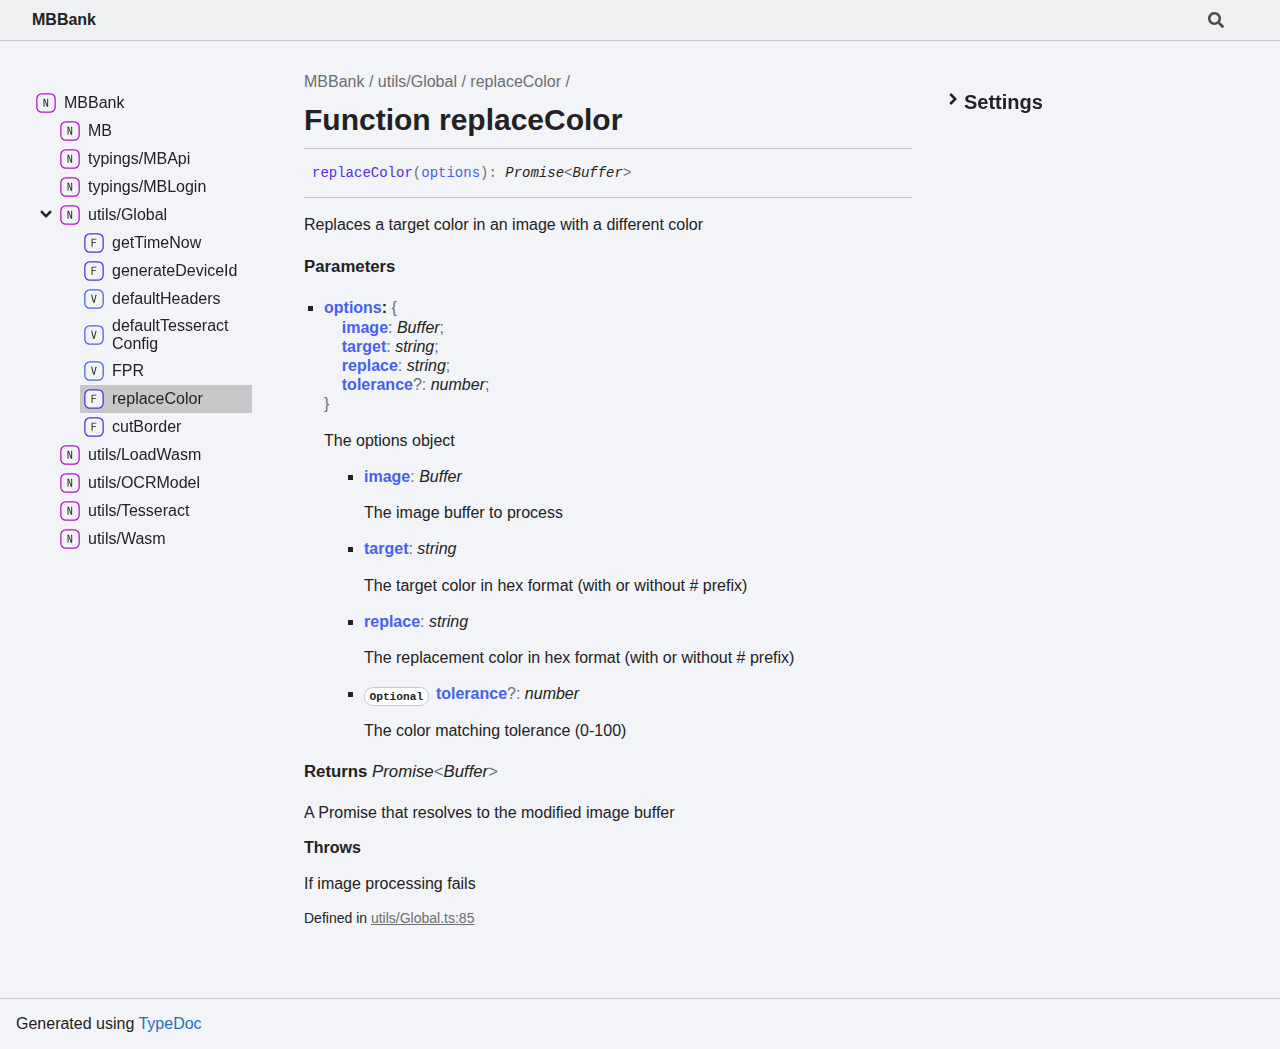
<file: docs/functions/utils_Global.replaceColor.html>
<!DOCTYPE html><html class="default" lang="en"><head><meta charSet="utf-8"/><meta http-equiv="x-ua-compatible" content="IE=edge"/><title>replaceColor | MBBank</title><meta name="description" content="Documentation for MBBank"/><meta name="viewport" content="width=device-width, initial-scale=1"/><link rel="stylesheet" href="../assets/style.css"/><link rel="stylesheet" href="../assets/highlight.css"/><script defer src="../assets/main.js"></script><script async src="../assets/search.js" id="tsd-search-script"></script></head><body><script>document.documentElement.dataset.theme = localStorage.getItem("tsd-theme") || "os"</script><header class="tsd-page-toolbar">
<div class="tsd-toolbar-contents container">
<div class="table-cell" id="tsd-search" data-base="..">
<div class="field"><label for="tsd-search-field" class="tsd-widget tsd-toolbar-icon search no-caption"><svg width="16" height="16" viewBox="0 0 16 16" fill="none"><path d="M15.7824 13.833L12.6666 10.7177C12.5259 10.5771 12.3353 10.499 12.1353 10.499H11.6259C12.4884 9.39596 13.001 8.00859 13.001 6.49937C13.001 2.90909 10.0914 0 6.50048 0C2.90959 0 0 2.90909 0 6.49937C0 10.0896 2.90959 12.9987 6.50048 12.9987C8.00996 12.9987 9.39756 12.4863 10.5008 11.6239V12.1332C10.5008 12.3332 10.5789 12.5238 10.7195 12.6644L13.8354 15.7797C14.1292 16.0734 14.6042 16.0734 14.8948 15.7797L15.7793 14.8954C16.0731 14.6017 16.0731 14.1267 15.7824 13.833ZM6.50048 10.499C4.29094 10.499 2.50018 8.71165 2.50018 6.49937C2.50018 4.29021 4.28781 2.49976 6.50048 2.49976C8.71001 2.49976 10.5008 4.28708 10.5008 6.49937C10.5008 8.70852 8.71314 10.499 6.50048 10.499Z" fill="var(--color-text)"></path></svg></label><input type="text" id="tsd-search-field" aria-label="Search"/></div>
<div class="field">
<div id="tsd-toolbar-links"></div></div>
<ul class="results">
<li class="state loading">Preparing search index...</li>
<li class="state failure">The search index is not available</li></ul><a href="../index.html" class="title">MBBank</a></div>
<div class="table-cell" id="tsd-widgets"><a href="#" class="tsd-widget tsd-toolbar-icon menu no-caption" data-toggle="menu" aria-label="Menu"><svg width="16" height="16" viewBox="0 0 16 16" fill="none"><rect x="1" y="3" width="14" height="2" fill="var(--color-text)"></rect><rect x="1" y="7" width="14" height="2" fill="var(--color-text)"></rect><rect x="1" y="11" width="14" height="2" fill="var(--color-text)"></rect></svg></a></div></div></header>
<div class="container container-main">
<div class="col-content">
<div class="tsd-page-title">
<ul class="tsd-breadcrumb">
<li><a href="../index.html">MBBank</a></li>
<li><a href="../modules/utils_Global.html">utils/Global</a></li>
<li><a href="utils_Global.replaceColor.html">replaceColor</a></li></ul>
<h1>Function replaceColor</h1></div>
<section class="tsd-panel">
<ul class="tsd-signatures">
<li class="tsd-signature tsd-anchor-link" id="replaceColor"><span class="tsd-kind-call-signature">replace<wbr/>Color</span><span class="tsd-signature-symbol">(</span><span class="tsd-kind-parameter">options</span><span class="tsd-signature-symbol">)</span><span class="tsd-signature-symbol">: </span><span class="tsd-signature-type ">Promise</span><span class="tsd-signature-symbol">&lt;</span><span class="tsd-signature-type ">Buffer</span><span class="tsd-signature-symbol">&gt;</span><a href="#replaceColor" aria-label="Permalink" class="tsd-anchor-icon"><svg viewBox="0 0 24 24"><g stroke-width="2" stroke="currentColor" fill="none" stroke-linecap="round" stroke-linejoin="round" id="icon-anchor"><path stroke="none" d="M0 0h24v24H0z" fill="none"></path><path d="M10 14a3.5 3.5 0 0 0 5 0l4 -4a3.5 3.5 0 0 0 -5 -5l-.5 .5"></path><path d="M14 10a3.5 3.5 0 0 0 -5 0l-4 4a3.5 3.5 0 0 0 5 5l.5 -.5"></path></g></svg></a></li>
<li class="tsd-description">
<div class="tsd-comment tsd-typography"><p>Replaces a target color in an image with a different color</p>
</div>
<div class="tsd-parameters">
<h4 class="tsd-parameters-title">Parameters</h4>
<ul class="tsd-parameter-list">
<li>
<h5><span class="tsd-kind-parameter">options</span>: <span class="tsd-signature-symbol">{ </span><br/><span>    </span><span class="tsd-kind-property">image</span><span class="tsd-signature-symbol">: </span><span class="tsd-signature-type ">Buffer</span><span class="tsd-signature-symbol">; </span><br/><span>    </span><span class="tsd-kind-property">target</span><span class="tsd-signature-symbol">: </span><span class="tsd-signature-type">string</span><span class="tsd-signature-symbol">; </span><br/><span>    </span><span class="tsd-kind-property">replace</span><span class="tsd-signature-symbol">: </span><span class="tsd-signature-type">string</span><span class="tsd-signature-symbol">; </span><br/><span>    </span><span class="tsd-kind-property">tolerance</span><span class="tsd-signature-symbol">?: </span><span class="tsd-signature-type">number</span><span class="tsd-signature-symbol">; </span><br/><span class="tsd-signature-symbol">}</span></h5>
<div class="tsd-comment tsd-typography"><p>The options object</p>
</div>
<div class="tsd-comment tsd-typography"></div>
<ul class="tsd-parameters">
<li class="tsd-parameter">
<h5><span class="tsd-kind-property">image</span><span class="tsd-signature-symbol">: </span><span class="tsd-signature-type ">Buffer</span></h5>
<div class="tsd-comment tsd-typography"><p>The image buffer to process</p>
</div>
<div class="tsd-comment tsd-typography"></div></li>
<li class="tsd-parameter">
<h5><span class="tsd-kind-property">target</span><span class="tsd-signature-symbol">: </span><span class="tsd-signature-type">string</span></h5>
<div class="tsd-comment tsd-typography"><p>The target color in hex format (with or without # prefix)</p>
</div>
<div class="tsd-comment tsd-typography"></div></li>
<li class="tsd-parameter">
<h5><span class="tsd-kind-property">replace</span><span class="tsd-signature-symbol">: </span><span class="tsd-signature-type">string</span></h5>
<div class="tsd-comment tsd-typography"><p>The replacement color in hex format (with or without # prefix)</p>
</div>
<div class="tsd-comment tsd-typography"></div></li>
<li class="tsd-parameter">
<h5><code class="tsd-tag ts-flagOptional">Optional</code> <span class="tsd-kind-property">tolerance</span><span class="tsd-signature-symbol">?: </span><span class="tsd-signature-type">number</span></h5>
<div class="tsd-comment tsd-typography"><p>The color matching tolerance (0-100)</p>
</div>
<div class="tsd-comment tsd-typography"></div></li></ul></li></ul></div>
<h4 class="tsd-returns-title">Returns <span class="tsd-signature-type ">Promise</span><span class="tsd-signature-symbol">&lt;</span><span class="tsd-signature-type ">Buffer</span><span class="tsd-signature-symbol">&gt;</span></h4><p>A Promise that resolves to the modified image buffer</p>

<div class="tsd-comment tsd-typography">
<h4>Throws</h4><p>If image processing fails</p>
</div><aside class="tsd-sources">
<ul>
<li>Defined in <a href="https://github.com/CookieGMVN/MBBank/blob/cb27fb9/src/utils/Global.ts#L85">utils/Global.ts:85</a></li></ul></aside></li></ul></section></div>
<div class="col-sidebar">
<div class="page-menu">
<div class="tsd-navigation settings">
<details class="tsd-index-accordion"><summary class="tsd-accordion-summary">
<h3><svg width="20" height="20" viewBox="0 0 24 24" fill="none"><path d="M4.93896 8.531L12 15.591L19.061 8.531L16.939 6.409L12 11.349L7.06098 6.409L4.93896 8.531Z" fill="var(--color-text)" id="icon-chevronDown"></path></svg>Settings</h3></summary>
<div class="tsd-accordion-details">
<div class="tsd-filter-visibility">
<h4 class="uppercase">Member Visibility</h4><form>
<ul id="tsd-filter-options">
<li class="tsd-filter-item"><label class="tsd-filter-input"><input type="checkbox" id="tsd-filter-protected" name="protected"/><svg width="32" height="32" viewBox="0 0 32 32" aria-hidden="true"><rect class="tsd-checkbox-background" width="30" height="30" x="1" y="1" rx="6" fill="none"></rect><path class="tsd-checkbox-checkmark" d="M8.35422 16.8214L13.2143 21.75L24.6458 10.25" stroke="none" stroke-width="3.5" stroke-linejoin="round" fill="none"></path></svg><span>Protected</span></label></li>
<li class="tsd-filter-item"><label class="tsd-filter-input"><input type="checkbox" id="tsd-filter-private" name="private"/><svg width="32" height="32" viewBox="0 0 32 32" aria-hidden="true"><rect class="tsd-checkbox-background" width="30" height="30" x="1" y="1" rx="6" fill="none"></rect><path class="tsd-checkbox-checkmark" d="M8.35422 16.8214L13.2143 21.75L24.6458 10.25" stroke="none" stroke-width="3.5" stroke-linejoin="round" fill="none"></path></svg><span>Private</span></label></li>
<li class="tsd-filter-item"><label class="tsd-filter-input"><input type="checkbox" id="tsd-filter-inherited" name="inherited" checked/><svg width="32" height="32" viewBox="0 0 32 32" aria-hidden="true"><rect class="tsd-checkbox-background" width="30" height="30" x="1" y="1" rx="6" fill="none"></rect><path class="tsd-checkbox-checkmark" d="M8.35422 16.8214L13.2143 21.75L24.6458 10.25" stroke="none" stroke-width="3.5" stroke-linejoin="round" fill="none"></path></svg><span>Inherited</span></label></li></ul></form></div>
<div class="tsd-theme-toggle">
<h4 class="uppercase">Theme</h4><select id="tsd-theme"><option value="os">OS</option><option value="light">Light</option><option value="dark">Dark</option></select></div></div></details></div></div>
<div class="site-menu">
<nav class="tsd-navigation"><a href="../index.html"><svg class="tsd-kind-icon" viewBox="0 0 24 24"><g id="icon-4"><rect fill="var(--color-icon-background)" stroke="var(--color-ts-namespace)" stroke-width="1.5" x="1" y="1" width="22" height="22" rx="6"></rect><path d="M9.33 16V7.24H10.77L13.446 14.74C13.43 14.54 13.41 14.296 13.386 14.008C13.37 13.712 13.354 13.404 13.338 13.084C13.33 12.756 13.326 12.448 13.326 12.16V7.24H14.37V16H12.93L10.266 8.5C10.282 8.692 10.298 8.936 10.314 9.232C10.33 9.52 10.342 9.828 10.35 10.156C10.366 10.476 10.374 10.784 10.374 11.08V16H9.33Z" fill="var(--color-text)"></path></g></svg><span>MBBank</span></a>
<ul class="tsd-small-nested-navigation">
<li><a href="../modules/MB.html"><svg class="tsd-kind-icon" viewBox="0 0 24 24"><use href="#icon-4"></use></svg><span>MB</span></a></li>
<li><a href="../modules/typings_MBApi.html"><svg class="tsd-kind-icon" viewBox="0 0 24 24"><use href="#icon-4"></use></svg><span>typings/MBApi</span></a></li>
<li><a href="../modules/typings_MBLogin.html"><svg class="tsd-kind-icon" viewBox="0 0 24 24"><use href="#icon-4"></use></svg><span>typings/MBLogin</span></a></li>
<li>
<details class="tsd-index-accordion" open data-key="utils/Global"><summary class="tsd-accordion-summary"><svg width="20" height="20" viewBox="0 0 24 24" fill="none"><use href="#icon-chevronDown"></use></svg><a href="../modules/utils_Global.html"><svg class="tsd-kind-icon" viewBox="0 0 24 24"><use href="#icon-4"></use></svg><span>utils/<wbr/>Global</span></a></summary>
<div class="tsd-accordion-details">
<ul class="tsd-nested-navigation">
<li><a href="utils_Global.getTimeNow.html"><svg class="tsd-kind-icon" viewBox="0 0 24 24"><g id="icon-64"><rect fill="var(--color-icon-background)" stroke="var(--color-ts-function)" stroke-width="1.5" x="1" y="1" width="22" height="22" rx="6"></rect><path d="M9.39 16V7.24H14.55V8.224H10.446V11.128H14.238V12.112H10.47V16H9.39Z" fill="var(--color-text)"></path></g></svg><span>get<wbr/>Time<wbr/>Now</span></a></li>
<li><a href="utils_Global.generateDeviceId.html"><svg class="tsd-kind-icon" viewBox="0 0 24 24"><use href="#icon-64"></use></svg><span>generate<wbr/>Device<wbr/>Id</span></a></li>
<li><a href="../variables/utils_Global.defaultHeaders.html"><svg class="tsd-kind-icon" viewBox="0 0 24 24"><g id="icon-32"><rect fill="var(--color-icon-background)" stroke="var(--color-ts-variable)" stroke-width="1.5" x="1" y="1" width="22" height="22" rx="6"></rect><path d="M11.106 16L8.85 7.24H9.966L11.454 13.192C11.558 13.608 11.646 13.996 11.718 14.356C11.79 14.708 11.842 14.976 11.874 15.16C11.906 14.976 11.954 14.708 12.018 14.356C12.09 13.996 12.178 13.608 12.282 13.192L13.758 7.24H14.85L12.582 16H11.106Z" fill="var(--color-text)"></path></g></svg><span>default<wbr/>Headers</span></a></li>
<li><a href="../variables/utils_Global.defaultTesseractConfig.html"><svg class="tsd-kind-icon" viewBox="0 0 24 24"><use href="#icon-32"></use></svg><span>default<wbr/>Tesseract<wbr/>Config</span></a></li>
<li><a href="../variables/utils_Global.FPR.html"><svg class="tsd-kind-icon" viewBox="0 0 24 24"><use href="#icon-32"></use></svg><span>FPR</span></a></li>
<li><a href="utils_Global.replaceColor.html" class="current"><svg class="tsd-kind-icon" viewBox="0 0 24 24"><use href="#icon-64"></use></svg><span>replace<wbr/>Color</span></a></li>
<li><a href="utils_Global.cutBorder.html"><svg class="tsd-kind-icon" viewBox="0 0 24 24"><use href="#icon-64"></use></svg><span>cut<wbr/>Border</span></a></li></ul></div></details></li>
<li><a href="../modules/utils_LoadWasm.html"><svg class="tsd-kind-icon" viewBox="0 0 24 24"><use href="#icon-4"></use></svg><span>utils/<wbr/>Load<wbr/>Wasm</span></a></li>
<li><a href="../modules/utils_OCRModel.html"><svg class="tsd-kind-icon" viewBox="0 0 24 24"><use href="#icon-4"></use></svg><span>utils/OCRModel</span></a></li>
<li><a href="../modules/utils_Tesseract.html"><svg class="tsd-kind-icon" viewBox="0 0 24 24"><use href="#icon-4"></use></svg><span>utils/<wbr/>Tesseract</span></a></li>
<li><a href="../modules/utils_Wasm.html"><svg class="tsd-kind-icon" viewBox="0 0 24 24"><use href="#icon-4"></use></svg><span>utils/<wbr/>Wasm</span></a></li></ul></nav></div></div></div>
<div class="tsd-generator">
<p>Generated using <a href="https://typedoc.org/" target="_blank">TypeDoc</a></p></div>
<div class="overlay"></div></body></html>
</file>
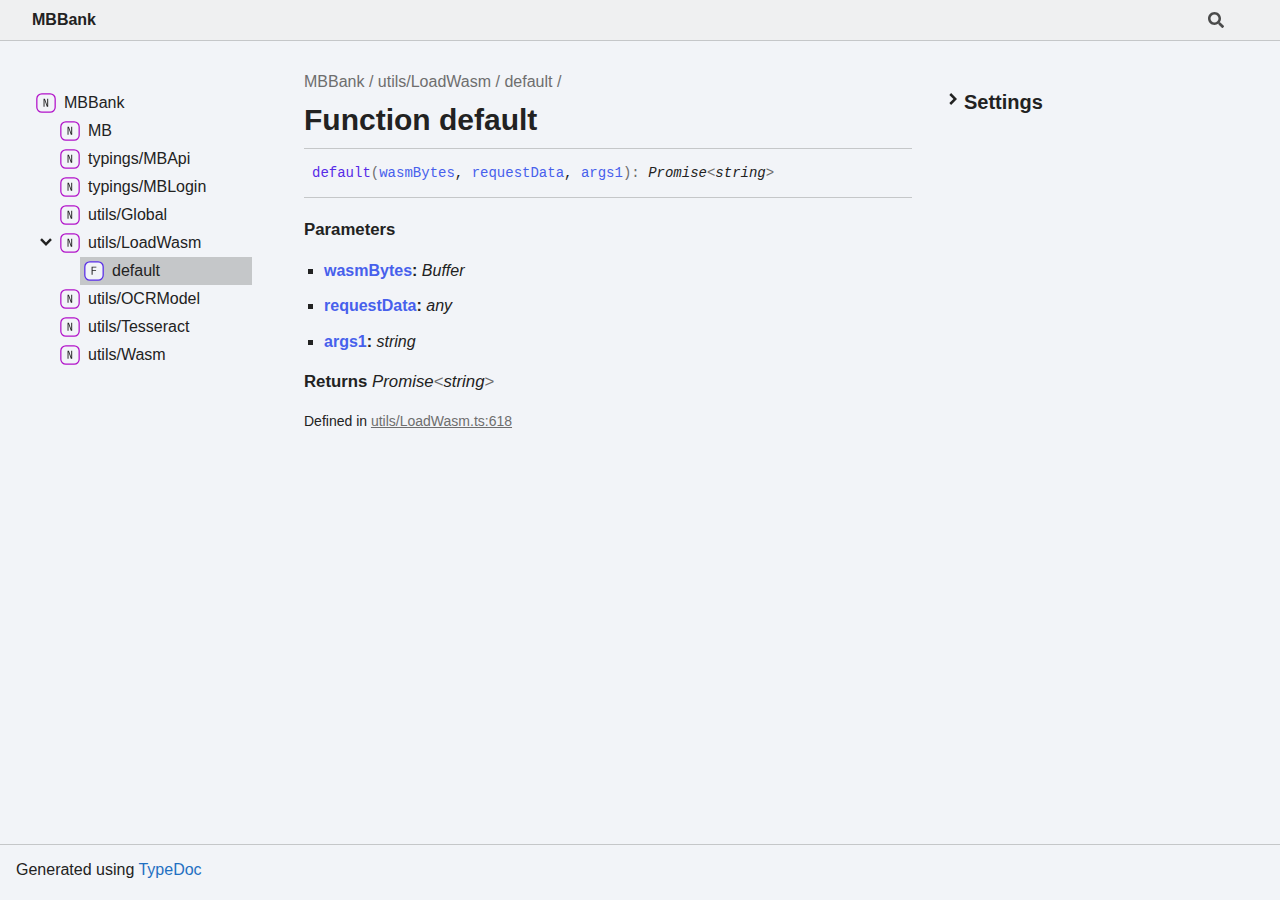
<file: docs/functions/utils_LoadWasm.default.html>
<!DOCTYPE html><html class="default" lang="en"><head><meta charSet="utf-8"/><meta http-equiv="x-ua-compatible" content="IE=edge"/><title>default | MBBank</title><meta name="description" content="Documentation for MBBank"/><meta name="viewport" content="width=device-width, initial-scale=1"/><link rel="stylesheet" href="../assets/style.css"/><link rel="stylesheet" href="../assets/highlight.css"/><script defer src="../assets/main.js"></script><script async src="../assets/search.js" id="tsd-search-script"></script></head><body><script>document.documentElement.dataset.theme = localStorage.getItem("tsd-theme") || "os"</script><header class="tsd-page-toolbar">
<div class="tsd-toolbar-contents container">
<div class="table-cell" id="tsd-search" data-base="..">
<div class="field"><label for="tsd-search-field" class="tsd-widget tsd-toolbar-icon search no-caption"><svg width="16" height="16" viewBox="0 0 16 16" fill="none"><path d="M15.7824 13.833L12.6666 10.7177C12.5259 10.5771 12.3353 10.499 12.1353 10.499H11.6259C12.4884 9.39596 13.001 8.00859 13.001 6.49937C13.001 2.90909 10.0914 0 6.50048 0C2.90959 0 0 2.90909 0 6.49937C0 10.0896 2.90959 12.9987 6.50048 12.9987C8.00996 12.9987 9.39756 12.4863 10.5008 11.6239V12.1332C10.5008 12.3332 10.5789 12.5238 10.7195 12.6644L13.8354 15.7797C14.1292 16.0734 14.6042 16.0734 14.8948 15.7797L15.7793 14.8954C16.0731 14.6017 16.0731 14.1267 15.7824 13.833ZM6.50048 10.499C4.29094 10.499 2.50018 8.71165 2.50018 6.49937C2.50018 4.29021 4.28781 2.49976 6.50048 2.49976C8.71001 2.49976 10.5008 4.28708 10.5008 6.49937C10.5008 8.70852 8.71314 10.499 6.50048 10.499Z" fill="var(--color-text)"></path></svg></label><input type="text" id="tsd-search-field" aria-label="Search"/></div>
<div class="field">
<div id="tsd-toolbar-links"></div></div>
<ul class="results">
<li class="state loading">Preparing search index...</li>
<li class="state failure">The search index is not available</li></ul><a href="../index.html" class="title">MBBank</a></div>
<div class="table-cell" id="tsd-widgets"><a href="#" class="tsd-widget tsd-toolbar-icon menu no-caption" data-toggle="menu" aria-label="Menu"><svg width="16" height="16" viewBox="0 0 16 16" fill="none"><rect x="1" y="3" width="14" height="2" fill="var(--color-text)"></rect><rect x="1" y="7" width="14" height="2" fill="var(--color-text)"></rect><rect x="1" y="11" width="14" height="2" fill="var(--color-text)"></rect></svg></a></div></div></header>
<div class="container container-main">
<div class="col-content">
<div class="tsd-page-title">
<ul class="tsd-breadcrumb">
<li><a href="../index.html">MBBank</a></li>
<li><a href="../modules/utils_LoadWasm.html">utils/LoadWasm</a></li>
<li><a href="utils_LoadWasm.default.html">default</a></li></ul>
<h1>Function default</h1></div>
<section class="tsd-panel">
<ul class="tsd-signatures">
<li class="tsd-signature tsd-anchor-link" id="default"><span class="tsd-kind-call-signature">default</span><span class="tsd-signature-symbol">(</span><span class="tsd-kind-parameter">wasmBytes</span>, <span class="tsd-kind-parameter">requestData</span>, <span class="tsd-kind-parameter">args1</span><span class="tsd-signature-symbol">)</span><span class="tsd-signature-symbol">: </span><span class="tsd-signature-type ">Promise</span><span class="tsd-signature-symbol">&lt;</span><span class="tsd-signature-type">string</span><span class="tsd-signature-symbol">&gt;</span><a href="#default" aria-label="Permalink" class="tsd-anchor-icon"><svg viewBox="0 0 24 24"><g stroke-width="2" stroke="currentColor" fill="none" stroke-linecap="round" stroke-linejoin="round" id="icon-anchor"><path stroke="none" d="M0 0h24v24H0z" fill="none"></path><path d="M10 14a3.5 3.5 0 0 0 5 0l4 -4a3.5 3.5 0 0 0 -5 -5l-.5 .5"></path><path d="M14 10a3.5 3.5 0 0 0 -5 0l-4 4a3.5 3.5 0 0 0 5 5l.5 -.5"></path></g></svg></a></li>
<li class="tsd-description">
<div class="tsd-parameters">
<h4 class="tsd-parameters-title">Parameters</h4>
<ul class="tsd-parameter-list">
<li>
<h5><span class="tsd-kind-parameter">wasmBytes</span>: <span class="tsd-signature-type ">Buffer</span></h5></li>
<li>
<h5><span class="tsd-kind-parameter">requestData</span>: <span class="tsd-signature-type">any</span></h5></li>
<li>
<h5><span class="tsd-kind-parameter">args1</span>: <span class="tsd-signature-type">string</span></h5></li></ul></div>
<h4 class="tsd-returns-title">Returns <span class="tsd-signature-type ">Promise</span><span class="tsd-signature-symbol">&lt;</span><span class="tsd-signature-type">string</span><span class="tsd-signature-symbol">&gt;</span></h4><aside class="tsd-sources">
<ul>
<li>Defined in <a href="https://github.com/CookieGMVN/MBBank/blob/cb27fb9/src/utils/LoadWasm.ts#L618">utils/LoadWasm.ts:618</a></li></ul></aside></li></ul></section></div>
<div class="col-sidebar">
<div class="page-menu">
<div class="tsd-navigation settings">
<details class="tsd-index-accordion"><summary class="tsd-accordion-summary">
<h3><svg width="20" height="20" viewBox="0 0 24 24" fill="none"><path d="M4.93896 8.531L12 15.591L19.061 8.531L16.939 6.409L12 11.349L7.06098 6.409L4.93896 8.531Z" fill="var(--color-text)" id="icon-chevronDown"></path></svg>Settings</h3></summary>
<div class="tsd-accordion-details">
<div class="tsd-filter-visibility">
<h4 class="uppercase">Member Visibility</h4><form>
<ul id="tsd-filter-options">
<li class="tsd-filter-item"><label class="tsd-filter-input"><input type="checkbox" id="tsd-filter-protected" name="protected"/><svg width="32" height="32" viewBox="0 0 32 32" aria-hidden="true"><rect class="tsd-checkbox-background" width="30" height="30" x="1" y="1" rx="6" fill="none"></rect><path class="tsd-checkbox-checkmark" d="M8.35422 16.8214L13.2143 21.75L24.6458 10.25" stroke="none" stroke-width="3.5" stroke-linejoin="round" fill="none"></path></svg><span>Protected</span></label></li>
<li class="tsd-filter-item"><label class="tsd-filter-input"><input type="checkbox" id="tsd-filter-private" name="private"/><svg width="32" height="32" viewBox="0 0 32 32" aria-hidden="true"><rect class="tsd-checkbox-background" width="30" height="30" x="1" y="1" rx="6" fill="none"></rect><path class="tsd-checkbox-checkmark" d="M8.35422 16.8214L13.2143 21.75L24.6458 10.25" stroke="none" stroke-width="3.5" stroke-linejoin="round" fill="none"></path></svg><span>Private</span></label></li>
<li class="tsd-filter-item"><label class="tsd-filter-input"><input type="checkbox" id="tsd-filter-inherited" name="inherited" checked/><svg width="32" height="32" viewBox="0 0 32 32" aria-hidden="true"><rect class="tsd-checkbox-background" width="30" height="30" x="1" y="1" rx="6" fill="none"></rect><path class="tsd-checkbox-checkmark" d="M8.35422 16.8214L13.2143 21.75L24.6458 10.25" stroke="none" stroke-width="3.5" stroke-linejoin="round" fill="none"></path></svg><span>Inherited</span></label></li></ul></form></div>
<div class="tsd-theme-toggle">
<h4 class="uppercase">Theme</h4><select id="tsd-theme"><option value="os">OS</option><option value="light">Light</option><option value="dark">Dark</option></select></div></div></details></div></div>
<div class="site-menu">
<nav class="tsd-navigation"><a href="../index.html"><svg class="tsd-kind-icon" viewBox="0 0 24 24"><g id="icon-4"><rect fill="var(--color-icon-background)" stroke="var(--color-ts-namespace)" stroke-width="1.5" x="1" y="1" width="22" height="22" rx="6"></rect><path d="M9.33 16V7.24H10.77L13.446 14.74C13.43 14.54 13.41 14.296 13.386 14.008C13.37 13.712 13.354 13.404 13.338 13.084C13.33 12.756 13.326 12.448 13.326 12.16V7.24H14.37V16H12.93L10.266 8.5C10.282 8.692 10.298 8.936 10.314 9.232C10.33 9.52 10.342 9.828 10.35 10.156C10.366 10.476 10.374 10.784 10.374 11.08V16H9.33Z" fill="var(--color-text)"></path></g></svg><span>MBBank</span></a>
<ul class="tsd-small-nested-navigation">
<li><a href="../modules/MB.html"><svg class="tsd-kind-icon" viewBox="0 0 24 24"><use href="#icon-4"></use></svg><span>MB</span></a></li>
<li><a href="../modules/typings_MBApi.html"><svg class="tsd-kind-icon" viewBox="0 0 24 24"><use href="#icon-4"></use></svg><span>typings/MBApi</span></a></li>
<li><a href="../modules/typings_MBLogin.html"><svg class="tsd-kind-icon" viewBox="0 0 24 24"><use href="#icon-4"></use></svg><span>typings/MBLogin</span></a></li>
<li><a href="../modules/utils_Global.html"><svg class="tsd-kind-icon" viewBox="0 0 24 24"><use href="#icon-4"></use></svg><span>utils/<wbr/>Global</span></a></li>
<li>
<details class="tsd-index-accordion" open data-key="utils/LoadWasm"><summary class="tsd-accordion-summary"><svg width="20" height="20" viewBox="0 0 24 24" fill="none"><use href="#icon-chevronDown"></use></svg><a href="../modules/utils_LoadWasm.html"><svg class="tsd-kind-icon" viewBox="0 0 24 24"><use href="#icon-4"></use></svg><span>utils/<wbr/>Load<wbr/>Wasm</span></a></summary>
<div class="tsd-accordion-details">
<ul class="tsd-nested-navigation">
<li><a href="utils_LoadWasm.default.html" class="current"><svg class="tsd-kind-icon" viewBox="0 0 24 24"><g id="icon-64"><rect fill="var(--color-icon-background)" stroke="var(--color-ts-function)" stroke-width="1.5" x="1" y="1" width="22" height="22" rx="6"></rect><path d="M9.39 16V7.24H14.55V8.224H10.446V11.128H14.238V12.112H10.47V16H9.39Z" fill="var(--color-text)"></path></g></svg><span>default</span></a></li></ul></div></details></li>
<li><a href="../modules/utils_OCRModel.html"><svg class="tsd-kind-icon" viewBox="0 0 24 24"><use href="#icon-4"></use></svg><span>utils/OCRModel</span></a></li>
<li><a href="../modules/utils_Tesseract.html"><svg class="tsd-kind-icon" viewBox="0 0 24 24"><use href="#icon-4"></use></svg><span>utils/<wbr/>Tesseract</span></a></li>
<li><a href="../modules/utils_Wasm.html"><svg class="tsd-kind-icon" viewBox="0 0 24 24"><use href="#icon-4"></use></svg><span>utils/<wbr/>Wasm</span></a></li></ul></nav></div></div></div>
<div class="tsd-generator">
<p>Generated using <a href="https://typedoc.org/" target="_blank">TypeDoc</a></p></div>
<div class="overlay"></div></body></html>
</file>
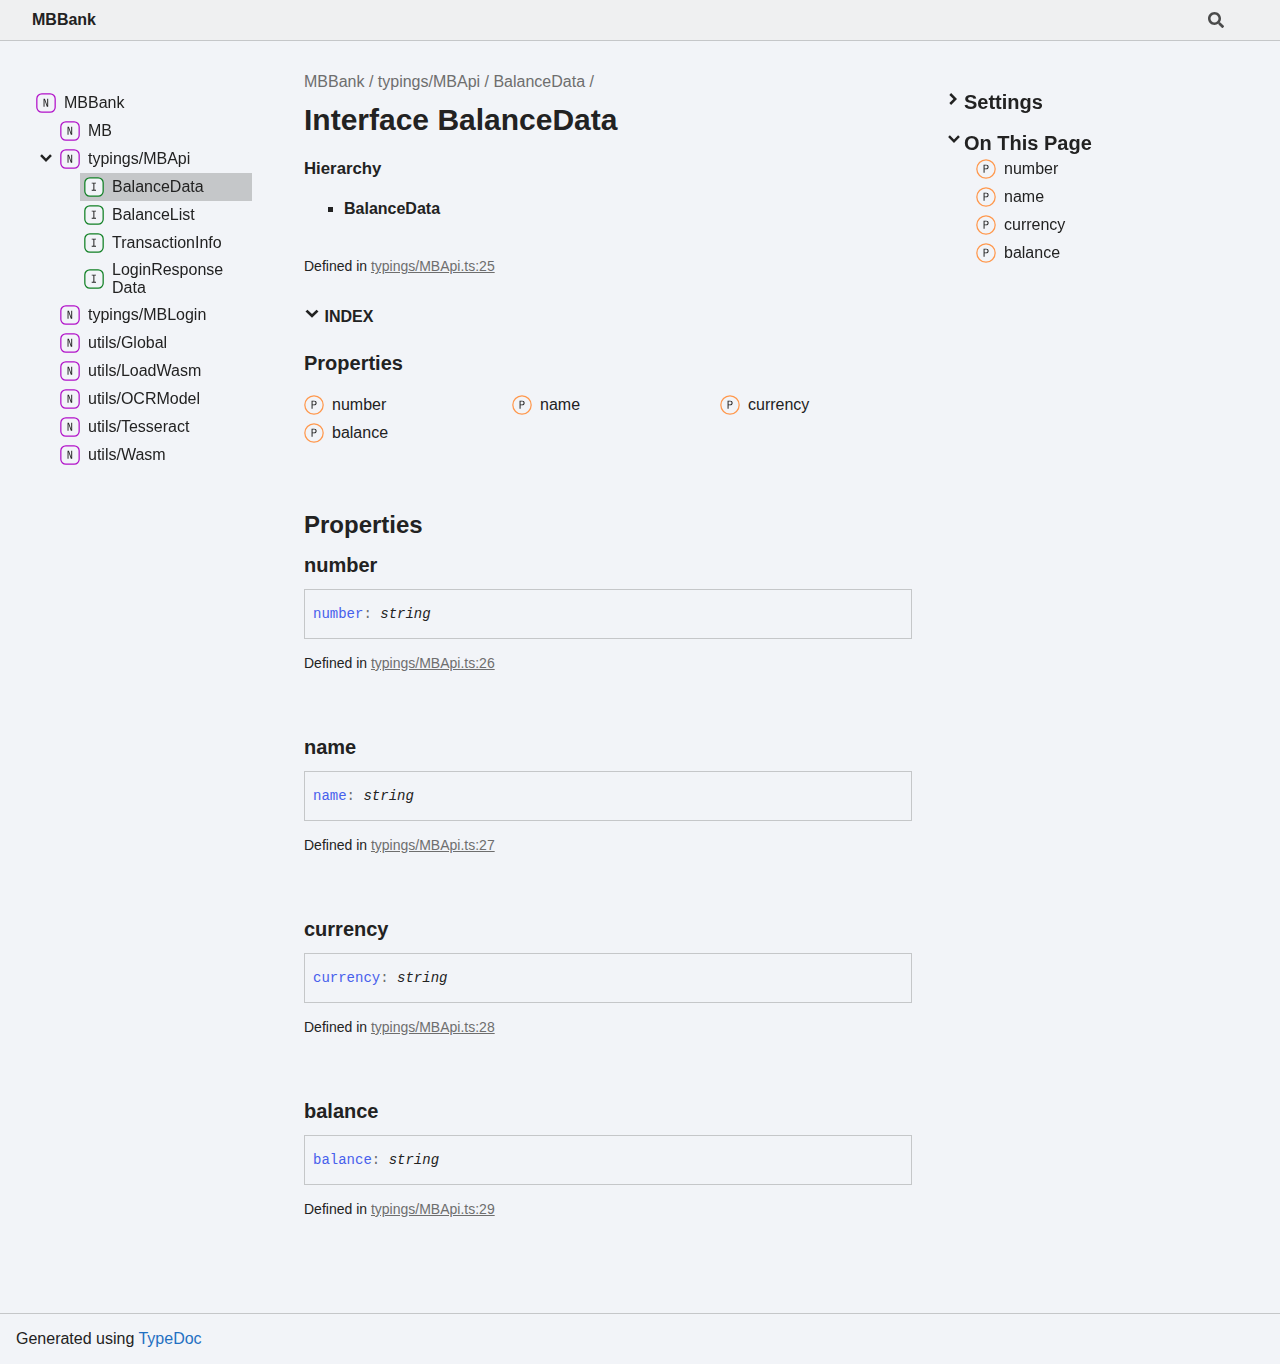
<file: docs/interfaces/typings_MBApi.BalanceData.html>
<!DOCTYPE html><html class="default" lang="en"><head><meta charSet="utf-8"/><meta http-equiv="x-ua-compatible" content="IE=edge"/><title>BalanceData | MBBank</title><meta name="description" content="Documentation for MBBank"/><meta name="viewport" content="width=device-width, initial-scale=1"/><link rel="stylesheet" href="../assets/style.css"/><link rel="stylesheet" href="../assets/highlight.css"/><script defer src="../assets/main.js"></script><script async src="../assets/search.js" id="tsd-search-script"></script></head><body><script>document.documentElement.dataset.theme = localStorage.getItem("tsd-theme") || "os"</script><header class="tsd-page-toolbar">
<div class="tsd-toolbar-contents container">
<div class="table-cell" id="tsd-search" data-base="..">
<div class="field"><label for="tsd-search-field" class="tsd-widget tsd-toolbar-icon search no-caption"><svg width="16" height="16" viewBox="0 0 16 16" fill="none"><path d="M15.7824 13.833L12.6666 10.7177C12.5259 10.5771 12.3353 10.499 12.1353 10.499H11.6259C12.4884 9.39596 13.001 8.00859 13.001 6.49937C13.001 2.90909 10.0914 0 6.50048 0C2.90959 0 0 2.90909 0 6.49937C0 10.0896 2.90959 12.9987 6.50048 12.9987C8.00996 12.9987 9.39756 12.4863 10.5008 11.6239V12.1332C10.5008 12.3332 10.5789 12.5238 10.7195 12.6644L13.8354 15.7797C14.1292 16.0734 14.6042 16.0734 14.8948 15.7797L15.7793 14.8954C16.0731 14.6017 16.0731 14.1267 15.7824 13.833ZM6.50048 10.499C4.29094 10.499 2.50018 8.71165 2.50018 6.49937C2.50018 4.29021 4.28781 2.49976 6.50048 2.49976C8.71001 2.49976 10.5008 4.28708 10.5008 6.49937C10.5008 8.70852 8.71314 10.499 6.50048 10.499Z" fill="var(--color-text)"></path></svg></label><input type="text" id="tsd-search-field" aria-label="Search"/></div>
<div class="field">
<div id="tsd-toolbar-links"></div></div>
<ul class="results">
<li class="state loading">Preparing search index...</li>
<li class="state failure">The search index is not available</li></ul><a href="../index.html" class="title">MBBank</a></div>
<div class="table-cell" id="tsd-widgets"><a href="#" class="tsd-widget tsd-toolbar-icon menu no-caption" data-toggle="menu" aria-label="Menu"><svg width="16" height="16" viewBox="0 0 16 16" fill="none"><rect x="1" y="3" width="14" height="2" fill="var(--color-text)"></rect><rect x="1" y="7" width="14" height="2" fill="var(--color-text)"></rect><rect x="1" y="11" width="14" height="2" fill="var(--color-text)"></rect></svg></a></div></div></header>
<div class="container container-main">
<div class="col-content">
<div class="tsd-page-title">
<ul class="tsd-breadcrumb">
<li><a href="../index.html">MBBank</a></li>
<li><a href="../modules/typings_MBApi.html">typings/MBApi</a></li>
<li><a href="typings_MBApi.BalanceData.html">BalanceData</a></li></ul>
<h1>Interface BalanceData</h1></div>
<section class="tsd-panel tsd-hierarchy">
<h4>Hierarchy</h4>
<ul class="tsd-hierarchy">
<li><span class="target">BalanceData</span></li></ul></section><aside class="tsd-sources">
<ul>
<li>Defined in <a href="https://github.com/CookieGMVN/MBBank/blob/cb27fb9/src/typings/MBApi.ts#L25">typings/MBApi.ts:25</a></li></ul></aside>
<section class="tsd-panel-group tsd-index-group">
<section class="tsd-panel tsd-index-panel">
<details class="tsd-index-content tsd-index-accordion" open><summary class="tsd-accordion-summary tsd-index-summary">
<h5 class="tsd-index-heading uppercase" role="button" aria-expanded="false" tabIndex=0><svg width="16" height="16" viewBox="0 0 16 16" fill="none"><path d="M1.5 5.50969L8 11.6609L14.5 5.50969L12.5466 3.66086L8 7.96494L3.45341 3.66086L1.5 5.50969Z" fill="var(--color-text)"></path></svg> Index</h5></summary>
<div class="tsd-accordion-details">
<section class="tsd-index-section">
<h3 class="tsd-index-heading">Properties</h3>
<div class="tsd-index-list"><a href="typings_MBApi.BalanceData.html#number" class="tsd-index-link"><svg class="tsd-kind-icon" viewBox="0 0 24 24"><g id="icon-1024"><rect fill="var(--color-icon-background)" stroke="#FF984D" stroke-width="1.5" x="1" y="1" width="22" height="22" rx="12"></rect><path d="M9.354 16V7.24H12.174C12.99 7.24 13.638 7.476 14.118 7.948C14.606 8.412 14.85 9.036 14.85 9.82C14.85 10.604 14.606 11.232 14.118 11.704C13.638 12.168 12.99 12.4 12.174 12.4H10.434V16H9.354ZM10.434 11.428H12.174C12.646 11.428 13.022 11.284 13.302 10.996C13.59 10.7 13.734 10.308 13.734 9.82C13.734 9.324 13.59 8.932 13.302 8.644C13.022 8.356 12.646 8.212 12.174 8.212H10.434V11.428Z" fill="var(--color-text)"></path></g></svg><span>number</span></a>
<a href="typings_MBApi.BalanceData.html#name" class="tsd-index-link"><svg class="tsd-kind-icon" viewBox="0 0 24 24"><use href="#icon-1024"></use></svg><span>name</span></a>
<a href="typings_MBApi.BalanceData.html#currency" class="tsd-index-link"><svg class="tsd-kind-icon" viewBox="0 0 24 24"><use href="#icon-1024"></use></svg><span>currency</span></a>
<a href="typings_MBApi.BalanceData.html#balance" class="tsd-index-link"><svg class="tsd-kind-icon" viewBox="0 0 24 24"><use href="#icon-1024"></use></svg><span>balance</span></a>
</div></section></div></details></section></section>
<section class="tsd-panel-group tsd-member-group">
<h2>Properties</h2>
<section class="tsd-panel tsd-member"><a id="number" class="tsd-anchor"></a>
<h3 class="tsd-anchor-link"><span>number</span><a href="#number" aria-label="Permalink" class="tsd-anchor-icon"><svg viewBox="0 0 24 24"><g stroke-width="2" stroke="currentColor" fill="none" stroke-linecap="round" stroke-linejoin="round" id="icon-anchor"><path stroke="none" d="M0 0h24v24H0z" fill="none"></path><path d="M10 14a3.5 3.5 0 0 0 5 0l4 -4a3.5 3.5 0 0 0 -5 -5l-.5 .5"></path><path d="M14 10a3.5 3.5 0 0 0 -5 0l-4 4a3.5 3.5 0 0 0 5 5l.5 -.5"></path></g></svg></a></h3>
<div class="tsd-signature"><span class="tsd-kind-property">number</span><span class="tsd-signature-symbol">:</span> <span class="tsd-signature-type">string</span></div><aside class="tsd-sources">
<ul>
<li>Defined in <a href="https://github.com/CookieGMVN/MBBank/blob/cb27fb9/src/typings/MBApi.ts#L26">typings/MBApi.ts:26</a></li></ul></aside></section>
<section class="tsd-panel tsd-member"><a id="name" class="tsd-anchor"></a>
<h3 class="tsd-anchor-link"><span>name</span><a href="#name" aria-label="Permalink" class="tsd-anchor-icon"><svg viewBox="0 0 24 24"><use href="#icon-anchor"></use></svg></a></h3>
<div class="tsd-signature"><span class="tsd-kind-property">name</span><span class="tsd-signature-symbol">:</span> <span class="tsd-signature-type">string</span></div><aside class="tsd-sources">
<ul>
<li>Defined in <a href="https://github.com/CookieGMVN/MBBank/blob/cb27fb9/src/typings/MBApi.ts#L27">typings/MBApi.ts:27</a></li></ul></aside></section>
<section class="tsd-panel tsd-member"><a id="currency" class="tsd-anchor"></a>
<h3 class="tsd-anchor-link"><span>currency</span><a href="#currency" aria-label="Permalink" class="tsd-anchor-icon"><svg viewBox="0 0 24 24"><use href="#icon-anchor"></use></svg></a></h3>
<div class="tsd-signature"><span class="tsd-kind-property">currency</span><span class="tsd-signature-symbol">:</span> <span class="tsd-signature-type">string</span></div><aside class="tsd-sources">
<ul>
<li>Defined in <a href="https://github.com/CookieGMVN/MBBank/blob/cb27fb9/src/typings/MBApi.ts#L28">typings/MBApi.ts:28</a></li></ul></aside></section>
<section class="tsd-panel tsd-member"><a id="balance" class="tsd-anchor"></a>
<h3 class="tsd-anchor-link"><span>balance</span><a href="#balance" aria-label="Permalink" class="tsd-anchor-icon"><svg viewBox="0 0 24 24"><use href="#icon-anchor"></use></svg></a></h3>
<div class="tsd-signature"><span class="tsd-kind-property">balance</span><span class="tsd-signature-symbol">:</span> <span class="tsd-signature-type">string</span></div><aside class="tsd-sources">
<ul>
<li>Defined in <a href="https://github.com/CookieGMVN/MBBank/blob/cb27fb9/src/typings/MBApi.ts#L29">typings/MBApi.ts:29</a></li></ul></aside></section></section></div>
<div class="col-sidebar">
<div class="page-menu">
<div class="tsd-navigation settings">
<details class="tsd-index-accordion"><summary class="tsd-accordion-summary">
<h3><svg width="20" height="20" viewBox="0 0 24 24" fill="none"><path d="M4.93896 8.531L12 15.591L19.061 8.531L16.939 6.409L12 11.349L7.06098 6.409L4.93896 8.531Z" fill="var(--color-text)" id="icon-chevronDown"></path></svg>Settings</h3></summary>
<div class="tsd-accordion-details">
<div class="tsd-filter-visibility">
<h4 class="uppercase">Member Visibility</h4><form>
<ul id="tsd-filter-options">
<li class="tsd-filter-item"><label class="tsd-filter-input"><input type="checkbox" id="tsd-filter-protected" name="protected"/><svg width="32" height="32" viewBox="0 0 32 32" aria-hidden="true"><rect class="tsd-checkbox-background" width="30" height="30" x="1" y="1" rx="6" fill="none"></rect><path class="tsd-checkbox-checkmark" d="M8.35422 16.8214L13.2143 21.75L24.6458 10.25" stroke="none" stroke-width="3.5" stroke-linejoin="round" fill="none"></path></svg><span>Protected</span></label></li>
<li class="tsd-filter-item"><label class="tsd-filter-input"><input type="checkbox" id="tsd-filter-private" name="private"/><svg width="32" height="32" viewBox="0 0 32 32" aria-hidden="true"><rect class="tsd-checkbox-background" width="30" height="30" x="1" y="1" rx="6" fill="none"></rect><path class="tsd-checkbox-checkmark" d="M8.35422 16.8214L13.2143 21.75L24.6458 10.25" stroke="none" stroke-width="3.5" stroke-linejoin="round" fill="none"></path></svg><span>Private</span></label></li>
<li class="tsd-filter-item"><label class="tsd-filter-input"><input type="checkbox" id="tsd-filter-inherited" name="inherited" checked/><svg width="32" height="32" viewBox="0 0 32 32" aria-hidden="true"><rect class="tsd-checkbox-background" width="30" height="30" x="1" y="1" rx="6" fill="none"></rect><path class="tsd-checkbox-checkmark" d="M8.35422 16.8214L13.2143 21.75L24.6458 10.25" stroke="none" stroke-width="3.5" stroke-linejoin="round" fill="none"></path></svg><span>Inherited</span></label></li></ul></form></div>
<div class="tsd-theme-toggle">
<h4 class="uppercase">Theme</h4><select id="tsd-theme"><option value="os">OS</option><option value="light">Light</option><option value="dark">Dark</option></select></div></div></details></div>
<details open class="tsd-index-accordion tsd-page-navigation"><summary class="tsd-accordion-summary">
<h3><svg width="20" height="20" viewBox="0 0 24 24" fill="none"><use href="#icon-chevronDown"></use></svg>On This Page</h3></summary>
<div class="tsd-accordion-details">
<ul>
<li><a href="#number" class=""><svg class="tsd-kind-icon" viewBox="0 0 24 24"><use href="#icon-1024"></use></svg><span>number</span></a></li>
<li><a href="#name" class=""><svg class="tsd-kind-icon" viewBox="0 0 24 24"><use href="#icon-1024"></use></svg><span>name</span></a></li>
<li><a href="#currency" class=""><svg class="tsd-kind-icon" viewBox="0 0 24 24"><use href="#icon-1024"></use></svg><span>currency</span></a></li>
<li><a href="#balance" class=""><svg class="tsd-kind-icon" viewBox="0 0 24 24"><use href="#icon-1024"></use></svg><span>balance</span></a></li></ul></div></details></div>
<div class="site-menu">
<nav class="tsd-navigation"><a href="../index.html"><svg class="tsd-kind-icon" viewBox="0 0 24 24"><g id="icon-4"><rect fill="var(--color-icon-background)" stroke="var(--color-ts-namespace)" stroke-width="1.5" x="1" y="1" width="22" height="22" rx="6"></rect><path d="M9.33 16V7.24H10.77L13.446 14.74C13.43 14.54 13.41 14.296 13.386 14.008C13.37 13.712 13.354 13.404 13.338 13.084C13.33 12.756 13.326 12.448 13.326 12.16V7.24H14.37V16H12.93L10.266 8.5C10.282 8.692 10.298 8.936 10.314 9.232C10.33 9.52 10.342 9.828 10.35 10.156C10.366 10.476 10.374 10.784 10.374 11.08V16H9.33Z" fill="var(--color-text)"></path></g></svg><span>MBBank</span></a>
<ul class="tsd-small-nested-navigation">
<li><a href="../modules/MB.html"><svg class="tsd-kind-icon" viewBox="0 0 24 24"><use href="#icon-4"></use></svg><span>MB</span></a></li>
<li>
<details class="tsd-index-accordion" open data-key="typings/MBApi"><summary class="tsd-accordion-summary"><svg width="20" height="20" viewBox="0 0 24 24" fill="none"><use href="#icon-chevronDown"></use></svg><a href="../modules/typings_MBApi.html"><svg class="tsd-kind-icon" viewBox="0 0 24 24"><use href="#icon-4"></use></svg><span>typings/MBApi</span></a></summary>
<div class="tsd-accordion-details">
<ul class="tsd-nested-navigation">
<li><a href="typings_MBApi.BalanceData.html" class="current"><svg class="tsd-kind-icon" viewBox="0 0 24 24"><g id="icon-256"><rect fill="var(--color-icon-background)" stroke="var(--color-ts-interface)" stroke-width="1.5" x="1" y="1" width="22" height="22" rx="6"></rect><path d="M9.51 16V15.016H11.298V8.224H9.51V7.24H14.19V8.224H12.402V15.016H14.19V16H9.51Z" fill="var(--color-text)"></path></g></svg><span>Balance<wbr/>Data</span></a></li>
<li><a href="typings_MBApi.BalanceList.html"><svg class="tsd-kind-icon" viewBox="0 0 24 24"><use href="#icon-256"></use></svg><span>Balance<wbr/>List</span></a></li>
<li><a href="typings_MBApi.TransactionInfo.html"><svg class="tsd-kind-icon" viewBox="0 0 24 24"><use href="#icon-256"></use></svg><span>Transaction<wbr/>Info</span></a></li>
<li><a href="typings_MBApi.LoginResponseData.html"><svg class="tsd-kind-icon" viewBox="0 0 24 24"><use href="#icon-256"></use></svg><span>Login<wbr/>Response<wbr/>Data</span></a></li></ul></div></details></li>
<li><a href="../modules/typings_MBLogin.html"><svg class="tsd-kind-icon" viewBox="0 0 24 24"><use href="#icon-4"></use></svg><span>typings/MBLogin</span></a></li>
<li><a href="../modules/utils_Global.html"><svg class="tsd-kind-icon" viewBox="0 0 24 24"><use href="#icon-4"></use></svg><span>utils/<wbr/>Global</span></a></li>
<li><a href="../modules/utils_LoadWasm.html"><svg class="tsd-kind-icon" viewBox="0 0 24 24"><use href="#icon-4"></use></svg><span>utils/<wbr/>Load<wbr/>Wasm</span></a></li>
<li><a href="../modules/utils_OCRModel.html"><svg class="tsd-kind-icon" viewBox="0 0 24 24"><use href="#icon-4"></use></svg><span>utils/OCRModel</span></a></li>
<li><a href="../modules/utils_Tesseract.html"><svg class="tsd-kind-icon" viewBox="0 0 24 24"><use href="#icon-4"></use></svg><span>utils/<wbr/>Tesseract</span></a></li>
<li><a href="../modules/utils_Wasm.html"><svg class="tsd-kind-icon" viewBox="0 0 24 24"><use href="#icon-4"></use></svg><span>utils/<wbr/>Wasm</span></a></li></ul></nav></div></div></div>
<div class="tsd-generator">
<p>Generated using <a href="https://typedoc.org/" target="_blank">TypeDoc</a></p></div>
<div class="overlay"></div></body></html>
</file>
<file: style.css>
html, body {
  height: 100%;
  margin: 0;
  font-family: Arial, sans-serif;
}

body {
  display: flex;
  justify-content: center;
  align-items: center;
  background-color: #f7f7f7;
  padding: 20px;
}

.login-container {
  background-color: #ffffff;
  padding: 30px;
  border-radius: 8px;
  box-shadow: 0 4px 8px rgba(0, 0, 0, 0.1);
  width: 100%;
  max-width: 400px;
}

.login-container h2 {
  text-align: center;
  margin-bottom: 20px;
  color: #333;
}

.form-group {
  margin-bottom: 15px;
}

.form-group label {
  font-size: 14px;
  color: #555;
}

.form-group input {
  width: 100%;
  padding: 10px;
  font-size: 16px;
  border: 1px solid #ccc;
  border-radius: 4px;
  box-sizing: border-box;
}

.form-group input:focus {
  border-color: #4A90E2;
  outline: none;
}

.btn-login {
  width: 100%;
  padding: 12px;
  background-color: #4A90E2;
  color: #fff;
  border: none;
  border-radius: 4px;
  font-size: 16px;
  cursor: pointer;
}

.btn-login:hover {
  background-color: #357ABD;
}

.forgot-password {
  text-align: center;
  margin-top: 10px;
}

.forgot-password a {
  color: #4A90E2;
  text-decoration: none;
}

.forgot-password a:hover {
  text-decoration: underline;
}

/* Responsive Styles */
@media (max-width: 600px) {
  .login-container {
    padding: 20px;
  }

  .form-group input {
    padding: 8px;
  }

  .btn-login {
    padding: 10px;
  }
}
</file>
<file: docs/assets/style.css>
:root {
    /* Light */
    --light-color-background: #f2f4f8;
    --light-color-background-secondary: #eff0f1;
    --light-color-warning-text: #222;
    --light-color-background-warning: #e6e600;
    --light-color-icon-background: var(--light-color-background);
    --light-color-accent: #c5c7c9;
    --light-color-active-menu-item: var(--light-color-accent);
    --light-color-text: #222;
    --light-color-text-aside: #6e6e6e;
    --light-color-link: #1f70c2;

    --light-color-ts-project: #b111c9;
    --light-color-ts-module: var(--light-color-ts-project);
    --light-color-ts-namespace: var(--light-color-ts-project);
    --light-color-ts-enum: #7e6f15;
    --light-color-ts-enum-member: var(--light-color-ts-enum);
    --light-color-ts-variable: #4760ec;
    --light-color-ts-function: #572be7;
    --light-color-ts-class: #1f70c2;
    --light-color-ts-interface: #108024;
    --light-color-ts-constructor: var(--light-color-ts-class);
    --light-color-ts-property: var(--light-color-ts-variable);
    --light-color-ts-method: var(--light-color-ts-function);
    --light-color-ts-call-signature: var(--light-color-ts-method);
    --light-color-ts-index-signature: var(--light-color-ts-property);
    --light-color-ts-constructor-signature: var(--light-color-ts-constructor);
    --light-color-ts-parameter: var(--light-color-ts-variable);
    /* type literal not included as links will never be generated to it */
    --light-color-ts-type-parameter: var(--light-color-ts-type-alias);
    --light-color-ts-accessor: var(--light-color-ts-property);
    --light-color-ts-get-signature: var(--light-color-ts-accessor);
    --light-color-ts-set-signature: var(--light-color-ts-accessor);
    /* object literal not included as it is not used and will be removed in 0.25 */
    --light-color-ts-type-alias: #d51270;
    /* reference not included as links will be colored with the kind that it points to */

    --light-external-icon: url("data:image/svg+xml;utf8,<svg xmlns='http://www.w3.org/2000/svg' viewBox='0 0 100 100' width='10' height='10'><path fill-opacity='0' stroke='%23000' stroke-width='10' d='m43,35H5v60h60V57M45,5v10l10,10-30,30 20,20 30-30 10,10h10V5z'/></svg>");
    --light-color-scheme: light;

    /* Dark */
    --dark-color-background: #2b2e33;
    --dark-color-background-secondary: #1e2024;
    --dark-color-background-warning: #bebe00;
    --dark-color-warning-text: #222;
    --dark-color-icon-background: var(--dark-color-background-secondary);
    --dark-color-accent: #9096a2;
    --dark-color-active-menu-item: #5d5d6a;
    --dark-color-text: #f5f5f5;
    --dark-color-text-aside: #dddddd;
    --dark-color-link: #00aff4;

    --dark-color-ts-project: #e358ff;
    --dark-color-ts-module: var(--dark-color-ts-project);
    --dark-color-ts-namespace: var(--dark-color-ts-project);
    --dark-color-ts-enum: #f4d93e;
    --dark-color-ts-enum-member: var(--dark-color-ts-enum);
    --dark-color-ts-variable: #798dff;
    --dark-color-ts-function: #a280ff;
    --dark-color-ts-class: #8ac4ff;
    --dark-color-ts-interface: #6cff87;
    --dark-color-ts-constructor: var(--dark-color-ts-class);
    --dark-color-ts-property: var(--dark-color-ts-variable);
    --dark-color-ts-method: var(--dark-color-ts-function);
    --dark-color-ts-call-signature: var(--dark-color-ts-method);
    --dark-color-ts-index-signature: var(--dark-color-ts-property);
    --dark-color-ts-constructor-signature: var(--dark-color-ts-constructor);
    --dark-color-ts-parameter: var(--dark-color-ts-variable);
    /* type literal not included as links will never be generated to it */
    --dark-color-ts-type-parameter: var(--dark-color-ts-type-alias);
    --dark-color-ts-accessor: var(--dark-color-ts-property);
    --dark-color-ts-get-signature: var(--dark-color-ts-accessor);
    --dark-color-ts-set-signature: var(--dark-color-ts-accessor);
    /* object literal not included as it is not used and will be removed in 0.25 */
    --dark-color-ts-type-alias: #ff6492;
    /* reference not included as links will be colored with the kind that it points to */

    --dark-external-icon: url("data:image/svg+xml;utf8,<svg xmlns='http://www.w3.org/2000/svg' viewBox='0 0 100 100' width='10' height='10'><path fill-opacity='0' stroke='%23fff' stroke-width='10' d='m43,35H5v60h60V57M45,5v10l10,10-30,30 20,20 30-30 10,10h10V5z'/></svg>");
    --dark-color-scheme: dark;
}

@media (prefers-color-scheme: light) {
    :root {
        --color-background: var(--light-color-background);
        --color-background-secondary: var(--light-color-background-secondary);
        --color-background-warning: var(--light-color-background-warning);
        --color-warning-text: var(--light-color-warning-text);
        --color-icon-background: var(--light-color-icon-background);
        --color-accent: var(--light-color-accent);
        --color-active-menu-item: var(--light-color-active-menu-item);
        --color-text: var(--light-color-text);
        --color-text-aside: var(--light-color-text-aside);
        --color-link: var(--light-color-link);

        --color-ts-module: var(--light-color-ts-module);
        --color-ts-namespace: var(--light-color-ts-namespace);
        --color-ts-enum: var(--light-color-ts-enum);
        --color-ts-enum-member: var(--light-color-ts-enum-member);
        --color-ts-variable: var(--light-color-ts-variable);
        --color-ts-function: var(--light-color-ts-function);
        --color-ts-class: var(--light-color-ts-class);
        --color-ts-interface: var(--light-color-ts-interface);
        --color-ts-constructor: var(--light-color-ts-constructor);
        --color-ts-property: var(--light-color-ts-property);
        --color-ts-method: var(--light-color-ts-method);
        --color-ts-call-signature: var(--light-color-ts-call-signature);
        --color-ts-index-signature: var(--light-color-ts-index-signature);
        --color-ts-constructor-signature: var(
            --light-color-ts-constructor-signature
        );
        --color-ts-parameter: var(--light-color-ts-parameter);
        --color-ts-type-parameter: var(--light-color-ts-type-parameter);
        --color-ts-accessor: var(--light-color-ts-accessor);
        --color-ts-get-signature: var(--light-color-ts-get-signature);
        --color-ts-set-signature: var(--light-color-ts-set-signature);
        --color-ts-type-alias: var(--light-color-ts-type-alias);

        --external-icon: var(--light-external-icon);
        --color-scheme: var(--light-color-scheme);
    }
}

@media (prefers-color-scheme: dark) {
    :root {
        --color-background: var(--dark-color-background);
        --color-background-secondary: var(--dark-color-background-secondary);
        --color-background-warning: var(--dark-color-background-warning);
        --color-warning-text: var(--dark-color-warning-text);
        --color-icon-background: var(--dark-color-icon-background);
        --color-accent: var(--dark-color-accent);
        --color-active-menu-item: var(--dark-color-active-menu-item);
        --color-text: var(--dark-color-text);
        --color-text-aside: var(--dark-color-text-aside);
        --color-link: var(--dark-color-link);

        --color-ts-module: var(--dark-color-ts-module);
        --color-ts-namespace: var(--dark-color-ts-namespace);
        --color-ts-enum: var(--dark-color-ts-enum);
        --color-ts-enum-member: var(--dark-color-ts-enum-member);
        --color-ts-variable: var(--dark-color-ts-variable);
        --color-ts-function: var(--dark-color-ts-function);
        --color-ts-class: var(--dark-color-ts-class);
        --color-ts-interface: var(--dark-color-ts-interface);
        --color-ts-constructor: var(--dark-color-ts-constructor);
        --color-ts-property: var(--dark-color-ts-property);
        --color-ts-method: var(--dark-color-ts-method);
        --color-ts-call-signature: var(--dark-color-ts-call-signature);
        --color-ts-index-signature: var(--dark-color-ts-index-signature);
        --color-ts-constructor-signature: var(
            --dark-color-ts-constructor-signature
        );
        --color-ts-parameter: var(--dark-color-ts-parameter);
        --color-ts-type-parameter: var(--dark-color-ts-type-parameter);
        --color-ts-accessor: var(--dark-color-ts-accessor);
        --color-ts-get-signature: var(--dark-color-ts-get-signature);
        --color-ts-set-signature: var(--dark-color-ts-set-signature);
        --color-ts-type-alias: var(--dark-color-ts-type-alias);

        --external-icon: var(--dark-external-icon);
        --color-scheme: var(--dark-color-scheme);
    }
}

html {
    color-scheme: var(--color-scheme);
}

body {
    margin: 0;
}

:root[data-theme="light"] {
    --color-background: var(--light-color-background);
    --color-background-secondary: var(--light-color-background-secondary);
    --color-background-warning: var(--light-color-background-warning);
    --color-warning-text: var(--light-color-warning-text);
    --color-icon-background: var(--light-color-icon-background);
    --color-accent: var(--light-color-accent);
    --color-active-menu-item: var(--light-color-active-menu-item);
    --color-text: var(--light-color-text);
    --color-text-aside: var(--light-color-text-aside);
    --color-link: var(--light-color-link);

    --color-ts-module: var(--light-color-ts-module);
    --color-ts-namespace: var(--light-color-ts-namespace);
    --color-ts-enum: var(--light-color-ts-enum);
    --color-ts-enum-member: var(--light-color-ts-enum-member);
    --color-ts-variable: var(--light-color-ts-variable);
    --color-ts-function: var(--light-color-ts-function);
    --color-ts-class: var(--light-color-ts-class);
    --color-ts-interface: var(--light-color-ts-interface);
    --color-ts-constructor: var(--light-color-ts-constructor);
    --color-ts-property: var(--light-color-ts-property);
    --color-ts-method: var(--light-color-ts-method);
    --color-ts-call-signature: var(--light-color-ts-call-signature);
    --color-ts-index-signature: var(--light-color-ts-index-signature);
    --color-ts-constructor-signature: var(
        --light-color-ts-constructor-signature
    );
    --color-ts-parameter: var(--light-color-ts-parameter);
    --color-ts-type-parameter: var(--light-color-ts-type-parameter);
    --color-ts-accessor: var(--light-color-ts-accessor);
    --color-ts-get-signature: var(--light-color-ts-get-signature);
    --color-ts-set-signature: var(--light-color-ts-set-signature);
    --color-ts-type-alias: var(--light-color-ts-type-alias);

    --external-icon: var(--light-external-icon);
    --color-scheme: var(--light-color-scheme);
}

:root[data-theme="dark"] {
    --color-background: var(--dark-color-background);
    --color-background-secondary: var(--dark-color-background-secondary);
    --color-background-warning: var(--dark-color-background-warning);
    --color-warning-text: var(--dark-color-warning-text);
    --color-icon-background: var(--dark-color-icon-background);
    --color-accent: var(--dark-color-accent);
    --color-active-menu-item: var(--dark-color-active-menu-item);
    --color-text: var(--dark-color-text);
    --color-text-aside: var(--dark-color-text-aside);
    --color-link: var(--dark-color-link);

    --color-ts-module: var(--dark-color-ts-module);
    --color-ts-namespace: var(--dark-color-ts-namespace);
    --color-ts-enum: var(--dark-color-ts-enum);
    --color-ts-enum-member: var(--dark-color-ts-enum-member);
    --color-ts-variable: var(--dark-color-ts-variable);
    --color-ts-function: var(--dark-color-ts-function);
    --color-ts-class: var(--dark-color-ts-class);
    --color-ts-interface: var(--dark-color-ts-interface);
    --color-ts-constructor: var(--dark-color-ts-constructor);
    --color-ts-property: var(--dark-color-ts-property);
    --color-ts-method: var(--dark-color-ts-method);
    --color-ts-call-signature: var(--dark-color-ts-call-signature);
    --color-ts-index-signature: var(--dark-color-ts-index-signature);
    --color-ts-constructor-signature: var(
        --dark-color-ts-constructor-signature
    );
    --color-ts-parameter: var(--dark-color-ts-parameter);
    --color-ts-type-parameter: var(--dark-color-ts-type-parameter);
    --color-ts-accessor: var(--dark-color-ts-accessor);
    --color-ts-get-signature: var(--dark-color-ts-get-signature);
    --color-ts-set-signature: var(--dark-color-ts-set-signature);
    --color-ts-type-alias: var(--dark-color-ts-type-alias);

    --external-icon: var(--dark-external-icon);
    --color-scheme: var(--dark-color-scheme);
}

.always-visible,
.always-visible .tsd-signatures {
    display: inherit !important;
}

h1,
h2,
h3,
h4,
h5,
h6 {
    line-height: 1.2;
}

h1 > a,
h2 > a,
h3 > a,
h4 > a,
h5 > a,
h6 > a {
    text-decoration: none;
    color: var(--color-text);
}

h1 {
    font-size: 1.875rem;
    margin: 0.67rem 0;
}

h2 {
    font-size: 1.5rem;
    margin: 0.83rem 0;
}

h3 {
    font-size: 1.25rem;
    margin: 1rem 0;
}

h4 {
    font-size: 1.05rem;
    margin: 1.33rem 0;
}

h5 {
    font-size: 1rem;
    margin: 1.5rem 0;
}

h6 {
    font-size: 0.875rem;
    margin: 2.33rem 0;
}

.uppercase {
    text-transform: uppercase;
}

dl,
menu,
ol,
ul {
    margin: 1em 0;
}

dd {
    margin: 0 0 0 40px;
}

.container {
    max-width: 1700px;
    padding: 0 2rem;
}

/* Footer */
.tsd-generator {
    border-top: 1px solid var(--color-accent);
    padding-top: 1rem;
    padding-bottom: 1rem;
    max-height: 3.5rem;
}

.tsd-generator > p {
    margin-top: 0;
    margin-bottom: 0;
    padding: 0 1rem;
}

.container-main {
    margin: 0 auto;
    /* toolbar, footer, margin */
    min-height: calc(100vh - 41px - 56px - 4rem);
}

@keyframes fade-in {
    from {
        opacity: 0;
    }
    to {
        opacity: 1;
    }
}
@keyframes fade-out {
    from {
        opacity: 1;
        visibility: visible;
    }
    to {
        opacity: 0;
    }
}
@keyframes fade-in-delayed {
    0% {
        opacity: 0;
    }
    33% {
        opacity: 0;
    }
    100% {
        opacity: 1;
    }
}
@keyframes fade-out-delayed {
    0% {
        opacity: 1;
        visibility: visible;
    }
    66% {
        opacity: 0;
    }
    100% {
        opacity: 0;
    }
}
@keyframes pop-in-from-right {
    from {
        transform: translate(100%, 0);
    }
    to {
        transform: translate(0, 0);
    }
}
@keyframes pop-out-to-right {
    from {
        transform: translate(0, 0);
        visibility: visible;
    }
    to {
        transform: translate(100%, 0);
    }
}
body {
    background: var(--color-background);
    font-family: "Segoe UI", sans-serif;
    font-size: 16px;
    color: var(--color-text);
}

a {
    color: var(--color-link);
    text-decoration: none;
}
a:hover {
    text-decoration: underline;
}
a.external[target="_blank"] {
    background-image: var(--external-icon);
    background-position: top 3px right;
    background-repeat: no-repeat;
    padding-right: 13px;
}

code,
pre {
    font-family: Menlo, Monaco, Consolas, "Courier New", monospace;
    padding: 0.2em;
    margin: 0;
    font-size: 0.875rem;
    border-radius: 0.8em;
}

pre {
    position: relative;
    white-space: pre;
    white-space: pre-wrap;
    word-wrap: break-word;
    padding: 10px;
    border: 1px solid var(--color-accent);
}
pre code {
    padding: 0;
    font-size: 100%;
}
pre > button {
    position: absolute;
    top: 10px;
    right: 10px;
    opacity: 0;
    transition: opacity 0.1s;
    box-sizing: border-box;
}
pre:hover > button,
pre > button.visible {
    opacity: 1;
}

blockquote {
    margin: 1em 0;
    padding-left: 1em;
    border-left: 4px solid gray;
}

.tsd-typography {
    line-height: 1.333em;
}
.tsd-typography ul {
    list-style: square;
    padding: 0 0 0 20px;
    margin: 0;
}
.tsd-typography h4,
.tsd-typography .tsd-index-panel h3,
.tsd-index-panel .tsd-typography h3,
.tsd-typography h5,
.tsd-typography h6 {
    font-size: 1em;
    margin: 0;
}
.tsd-typography h5,
.tsd-typography h6 {
    font-weight: normal;
}
.tsd-typography p,
.tsd-typography ul,
.tsd-typography ol {
    margin: 1em 0;
}

.tsd-breadcrumb {
    margin: 0;
    padding: 0;
    color: var(--color-text-aside);
}
.tsd-breadcrumb a {
    color: var(--color-text-aside);
    text-decoration: none;
}
.tsd-breadcrumb a:hover {
    text-decoration: underline;
}
.tsd-breadcrumb li {
    display: inline;
}
.tsd-breadcrumb li:after {
    content: " / ";
}

.tsd-comment-tags {
    display: flex;
    flex-direction: column;
}
dl.tsd-comment-tag-group {
    display: flex;
    align-items: center;
    overflow: hidden;
    margin: 0.5em 0;
}
dl.tsd-comment-tag-group dt {
    display: flex;
    margin-right: 0.5em;
    font-size: 0.875em;
    font-weight: normal;
}
dl.tsd-comment-tag-group dd {
    margin: 0;
}
code.tsd-tag {
    padding: 0.25em 0.4em;
    border: 0.1em solid var(--color-accent);
    margin-right: 0.25em;
    font-size: 70%;
}
h1 code.tsd-tag:first-of-type {
    margin-left: 0.25em;
}

dl.tsd-comment-tag-group dd:before,
dl.tsd-comment-tag-group dd:after {
    content: " ";
}
dl.tsd-comment-tag-group dd pre,
dl.tsd-comment-tag-group dd:after {
    clear: both;
}
dl.tsd-comment-tag-group p {
    margin: 0;
}

.tsd-panel.tsd-comment .lead {
    font-size: 1.1em;
    line-height: 1.333em;
    margin-bottom: 2em;
}
.tsd-panel.tsd-comment .lead:last-child {
    margin-bottom: 0;
}

.tsd-filter-visibility h4 {
    font-size: 1rem;
    padding-top: 0.75rem;
    padding-bottom: 0.5rem;
    margin: 0;
}
.tsd-filter-item:not(:last-child) {
    margin-bottom: 0.5rem;
}
.tsd-filter-input {
    display: flex;
    width: fit-content;
    width: -moz-fit-content;
    align-items: center;
    user-select: none;
    -webkit-user-select: none;
    -moz-user-select: none;
    -ms-user-select: none;
    cursor: pointer;
}
.tsd-filter-input input[type="checkbox"] {
    cursor: pointer;
    position: absolute;
    width: 1.5em;
    height: 1.5em;
    opacity: 0;
}
.tsd-filter-input input[type="checkbox"]:disabled {
    pointer-events: none;
}
.tsd-filter-input svg {
    cursor: pointer;
    width: 1.5em;
    height: 1.5em;
    margin-right: 0.5em;
    border-radius: 0.33em;
    /* Leaving this at full opacity breaks event listeners on Firefox.
    Don't remove unless you know what you're doing. */
    opacity: 0.99;
}
.tsd-filter-input input[type="checkbox"]:focus + svg {
    transform: scale(0.95);
}
.tsd-filter-input input[type="checkbox"]:focus:not(:focus-visible) + svg {
    transform: scale(1);
}
.tsd-checkbox-background {
    fill: var(--color-accent);
}
input[type="checkbox"]:checked ~ svg .tsd-checkbox-checkmark {
    stroke: var(--color-text);
}
.tsd-filter-input input:disabled ~ svg > .tsd-checkbox-background {
    fill: var(--color-background);
    stroke: var(--color-accent);
    stroke-width: 0.25rem;
}
.tsd-filter-input input:disabled ~ svg > .tsd-checkbox-checkmark {
    stroke: var(--color-accent);
}

.tsd-theme-toggle {
    padding-top: 0.75rem;
}
.tsd-theme-toggle > h4 {
    display: inline;
    vertical-align: middle;
    margin-right: 0.75rem;
}

.tsd-hierarchy {
    list-style: square;
    margin: 0;
}
.tsd-hierarchy .target {
    font-weight: bold;
}

.tsd-panel-group.tsd-index-group {
    margin-bottom: 0;
}
.tsd-index-panel .tsd-index-list {
    list-style: none;
    line-height: 1.333em;
    margin: 0;
    padding: 0.25rem 0 0 0;
    overflow: hidden;
    display: grid;
    grid-template-columns: repeat(3, 1fr);
    column-gap: 1rem;
    grid-template-rows: auto;
}
@media (max-width: 1024px) {
    .tsd-index-panel .tsd-index-list {
        grid-template-columns: repeat(2, 1fr);
    }
}
@media (max-width: 768px) {
    .tsd-index-panel .tsd-index-list {
        grid-template-columns: repeat(1, 1fr);
    }
}
.tsd-index-panel .tsd-index-list li {
    -webkit-page-break-inside: avoid;
    -moz-page-break-inside: avoid;
    -ms-page-break-inside: avoid;
    -o-page-break-inside: avoid;
    page-break-inside: avoid;
}

.tsd-flag {
    display: inline-block;
    padding: 0.25em 0.4em;
    border-radius: 4px;
    color: var(--color-comment-tag-text);
    background-color: var(--color-comment-tag);
    text-indent: 0;
    font-size: 75%;
    line-height: 1;
    font-weight: normal;
}

.tsd-anchor {
    position: relative;
    top: -100px;
}

.tsd-member {
    position: relative;
}
.tsd-member .tsd-anchor + h3 {
    display: flex;
    align-items: center;
    margin-top: 0;
    margin-bottom: 0;
    border-bottom: none;
}

.tsd-navigation.settings {
    margin: 1rem 0;
}
.tsd-navigation > a,
.tsd-navigation .tsd-accordion-summary {
    width: calc(100% - 0.5rem);
}
.tsd-navigation a,
.tsd-navigation summary > span,
.tsd-page-navigation a {
    display: inline-flex;
    align-items: center;
    padding: 0.25rem;
    color: var(--color-text);
    text-decoration: none;
    box-sizing: border-box;
}
.tsd-navigation a.current,
.tsd-page-navigation a.current {
    background: var(--color-active-menu-item);
}
.tsd-navigation a:hover,
.tsd-page-navigation a:hover {
    text-decoration: underline;
}
.tsd-navigation ul,
.tsd-page-navigation ul {
    margin-top: 0;
    margin-bottom: 0;
    padding: 0;
    list-style: none;
}
.tsd-navigation li,
.tsd-page-navigation li {
    padding: 0;
    max-width: 100%;
}
.tsd-nested-navigation {
    margin-left: 3rem;
}
.tsd-nested-navigation > li > details {
    margin-left: -1.5rem;
}
.tsd-small-nested-navigation {
    margin-left: 1.5rem;
}
.tsd-small-nested-navigation > li > details {
    margin-left: -1.5rem;
}

.tsd-nested-navigation > li > a,
.tsd-nested-navigation > li > span {
    width: calc(100% - 1.75rem - 0.5rem);
}

.tsd-page-navigation ul {
    padding-left: 1.75rem;
}

#tsd-sidebar-links a {
    margin-top: 0;
    margin-bottom: 0.5rem;
    line-height: 1.25rem;
}
#tsd-sidebar-links a:last-of-type {
    margin-bottom: 0;
}

a.tsd-index-link {
    padding: 0.25rem 0 !important;
    font-size: 1rem;
    line-height: 1.25rem;
    display: inline-flex;
    align-items: center;
    color: var(--color-text);
}
.tsd-accordion-summary {
    list-style-type: none; /* hide marker on non-safari */
    outline: none; /* broken on safari, so just hide it */
}
.tsd-accordion-summary::-webkit-details-marker {
    display: none; /* hide marker on safari */
}
.tsd-accordion-summary,
.tsd-accordion-summary a {
    user-select: none;
    -moz-user-select: none;
    -webkit-user-select: none;
    -ms-user-select: none;

    cursor: pointer;
}
.tsd-accordion-summary a {
    width: calc(100% - 1.5rem);
}
.tsd-accordion-summary > * {
    margin-top: 0;
    margin-bottom: 0;
    padding-top: 0;
    padding-bottom: 0;
}
.tsd-index-accordion .tsd-accordion-summary > svg {
    margin-left: 0.25rem;
}
.tsd-index-content > :not(:first-child) {
    margin-top: 0.75rem;
}
.tsd-index-heading {
    margin-top: 1.5rem;
    margin-bottom: 0.75rem;
}

.tsd-kind-icon {
    margin-right: 0.5rem;
    width: 1.25rem;
    height: 1.25rem;
    min-width: 1.25rem;
    min-height: 1.25rem;
}
.tsd-kind-icon path {
    transform-origin: center;
    transform: scale(1.1);
}
.tsd-signature > .tsd-kind-icon {
    margin-right: 0.8rem;
}

.tsd-panel {
    margin-bottom: 2.5rem;
}
.tsd-panel.tsd-member {
    margin-bottom: 4rem;
}
.tsd-panel:empty {
    display: none;
}
.tsd-panel > h1,
.tsd-panel > h2,
.tsd-panel > h3 {
    margin: 1.5rem -1.5rem 0.75rem -1.5rem;
    padding: 0 1.5rem 0.75rem 1.5rem;
}
.tsd-panel > h1.tsd-before-signature,
.tsd-panel > h2.tsd-before-signature,
.tsd-panel > h3.tsd-before-signature {
    margin-bottom: 0;
    border-bottom: none;
}

.tsd-panel-group {
    margin: 4rem 0;
}
.tsd-panel-group.tsd-index-group {
    margin: 2rem 0;
}
.tsd-panel-group.tsd-index-group details {
    margin: 2rem 0;
}

#tsd-search {
    transition: background-color 0.2s;
}
#tsd-search .title {
    position: relative;
    z-index: 2;
}
#tsd-search .field {
    position: absolute;
    left: 0;
    top: 0;
    right: 2.5rem;
    height: 100%;
}
#tsd-search .field input {
    box-sizing: border-box;
    position: relative;
    top: -50px;
    z-index: 1;
    width: 100%;
    padding: 0 10px;
    opacity: 0;
    outline: 0;
    border: 0;
    background: transparent;
    color: var(--color-text);
}
#tsd-search .field label {
    position: absolute;
    overflow: hidden;
    right: -40px;
}
#tsd-search .field input,
#tsd-search .title,
#tsd-toolbar-links a {
    transition: opacity 0.2s;
}
#tsd-search .results {
    position: absolute;
    visibility: hidden;
    top: 40px;
    width: 100%;
    margin: 0;
    padding: 0;
    list-style: none;
    box-shadow: 0 0 4px rgba(0, 0, 0, 0.25);
}
#tsd-search .results li {
    padding: 0 10px;
    background-color: var(--color-background);
}
#tsd-search .results li:nth-child(even) {
    background-color: var(--color-background-secondary);
}
#tsd-search .results li.state {
    display: none;
}
#tsd-search .results li.current,
#tsd-search .results li:hover {
    background-color: var(--color-accent);
}
#tsd-search .results a {
    display: block;
}
#tsd-search .results a:before {
    top: 10px;
}
#tsd-search .results span.parent {
    color: var(--color-text-aside);
    font-weight: normal;
}
#tsd-search.has-focus {
    background-color: var(--color-accent);
}
#tsd-search.has-focus .field input {
    top: 0;
    opacity: 1;
}
#tsd-search.has-focus .title,
#tsd-search.has-focus #tsd-toolbar-links a {
    z-index: 0;
    opacity: 0;
}
#tsd-search.has-focus .results {
    visibility: visible;
}
#tsd-search.loading .results li.state.loading {
    display: block;
}
#tsd-search.failure .results li.state.failure {
    display: block;
}

#tsd-toolbar-links {
    position: absolute;
    top: 0;
    right: 2rem;
    height: 100%;
    display: flex;
    align-items: center;
    justify-content: flex-end;
}
#tsd-toolbar-links a {
    margin-left: 1.5rem;
}
#tsd-toolbar-links a:hover {
    text-decoration: underline;
}

.tsd-signature {
    margin: 0 0 1rem 0;
    padding: 1rem 0.5rem;
    border: 1px solid var(--color-accent);
    font-family: Menlo, Monaco, Consolas, "Courier New", monospace;
    font-size: 14px;
    overflow-x: auto;
}

.tsd-signature-symbol {
    color: var(--color-text-aside);
    font-weight: normal;
}

.tsd-signature-type {
    font-style: italic;
    font-weight: normal;
}

.tsd-signatures {
    padding: 0;
    margin: 0 0 1em 0;
    list-style-type: none;
}
.tsd-signatures .tsd-signature {
    margin: 0;
    border-color: var(--color-accent);
    border-width: 1px 0;
    transition: background-color 0.1s;
}
.tsd-description .tsd-signatures .tsd-signature {
    border-width: 1px;
}

ul.tsd-parameter-list,
ul.tsd-type-parameter-list {
    list-style: square;
    margin: 0;
    padding-left: 20px;
}
ul.tsd-parameter-list > li.tsd-parameter-signature,
ul.tsd-type-parameter-list > li.tsd-parameter-signature {
    list-style: none;
    margin-left: -20px;
}
ul.tsd-parameter-list h5,
ul.tsd-type-parameter-list h5 {
    font-size: 16px;
    margin: 1em 0 0.5em 0;
}
.tsd-sources {
    margin-top: 1rem;
    font-size: 0.875em;
}
.tsd-sources a {
    color: var(--color-text-aside);
    text-decoration: underline;
}
.tsd-sources ul {
    list-style: none;
    padding: 0;
}

.tsd-page-toolbar {
    position: sticky;
    z-index: 1;
    top: 0;
    left: 0;
    width: 100%;
    color: var(--color-text);
    background: var(--color-background-secondary);
    border-bottom: 1px var(--color-accent) solid;
    transition: transform 0.3s ease-in-out;
}
.tsd-page-toolbar a {
    color: var(--color-text);
    text-decoration: none;
}
.tsd-page-toolbar a.title {
    font-weight: bold;
}
.tsd-page-toolbar a.title:hover {
    text-decoration: underline;
}
.tsd-page-toolbar .tsd-toolbar-contents {
    display: flex;
    justify-content: space-between;
    height: 2.5rem;
    margin: 0 auto;
}
.tsd-page-toolbar .table-cell {
    position: relative;
    white-space: nowrap;
    line-height: 40px;
}
.tsd-page-toolbar .table-cell:first-child {
    width: 100%;
}
.tsd-page-toolbar .tsd-toolbar-icon {
    box-sizing: border-box;
    line-height: 0;
    padding: 12px 0;
}

.tsd-widget {
    display: inline-block;
    overflow: hidden;
    opacity: 0.8;
    height: 40px;
    transition: opacity 0.1s, background-color 0.2s;
    vertical-align: bottom;
    cursor: pointer;
}
.tsd-widget:hover {
    opacity: 0.9;
}
.tsd-widget.active {
    opacity: 1;
    background-color: var(--color-accent);
}
.tsd-widget.no-caption {
    width: 40px;
}
.tsd-widget.no-caption:before {
    margin: 0;
}

.tsd-widget.options,
.tsd-widget.menu {
    display: none;
}
input[type="checkbox"] + .tsd-widget:before {
    background-position: -120px 0;
}
input[type="checkbox"]:checked + .tsd-widget:before {
    background-position: -160px 0;
}

img {
    max-width: 100%;
}

.tsd-anchor-icon {
    display: inline-flex;
    align-items: center;
    margin-left: 0.5rem;
    vertical-align: middle;
    color: var(--color-text);
}

.tsd-anchor-icon svg {
    width: 1em;
    height: 1em;
    visibility: hidden;
}

.tsd-anchor-link:hover > .tsd-anchor-icon svg {
    visibility: visible;
}

.deprecated {
    text-decoration: line-through;
}

.warning {
    padding: 1rem;
    color: var(--color-warning-text);
    background: var(--color-background-warning);
}

.tsd-kind-project {
    color: var(--color-ts-project);
}
.tsd-kind-module {
    color: var(--color-ts-module);
}
.tsd-kind-namespace {
    color: var(--color-ts-namespace);
}
.tsd-kind-enum {
    color: var(--color-ts-enum);
}
.tsd-kind-enum-member {
    color: var(--color-ts-enum-member);
}
.tsd-kind-variable {
    color: var(--color-ts-variable);
}
.tsd-kind-function {
    color: var(--color-ts-function);
}
.tsd-kind-class {
    color: var(--color-ts-class);
}
.tsd-kind-interface {
    color: var(--color-ts-interface);
}
.tsd-kind-constructor {
    color: var(--color-ts-constructor);
}
.tsd-kind-property {
    color: var(--color-ts-property);
}
.tsd-kind-method {
    color: var(--color-ts-method);
}
.tsd-kind-call-signature {
    color: var(--color-ts-call-signature);
}
.tsd-kind-index-signature {
    color: var(--color-ts-index-signature);
}
.tsd-kind-constructor-signature {
    color: var(--color-ts-constructor-signature);
}
.tsd-kind-parameter {
    color: var(--color-ts-parameter);
}
.tsd-kind-type-literal {
    color: var(--color-ts-type-literal);
}
.tsd-kind-type-parameter {
    color: var(--color-ts-type-parameter);
}
.tsd-kind-accessor {
    color: var(--color-ts-accessor);
}
.tsd-kind-get-signature {
    color: var(--color-ts-get-signature);
}
.tsd-kind-set-signature {
    color: var(--color-ts-set-signature);
}
.tsd-kind-type-alias {
    color: var(--color-ts-type-alias);
}

/* if we have a kind icon, don't color the text by kind */
.tsd-kind-icon ~ span {
    color: var(--color-text);
}

* {
    scrollbar-width: thin;
    scrollbar-color: var(--color-accent) var(--color-icon-background);
}

*::-webkit-scrollbar {
    width: 0.75rem;
}

*::-webkit-scrollbar-track {
    background: var(--color-icon-background);
}

*::-webkit-scrollbar-thumb {
    background-color: var(--color-accent);
    border-radius: 999rem;
    border: 0.25rem solid var(--color-icon-background);
}

/* mobile */
@media (max-width: 769px) {
    .tsd-widget.options,
    .tsd-widget.menu {
        display: inline-block;
    }

    .container-main {
        display: flex;
    }
    html .col-content {
        float: none;
        max-width: 100%;
        width: 100%;
    }
    html .col-sidebar {
        position: fixed !important;
        overflow-y: auto;
        -webkit-overflow-scrolling: touch;
        z-index: 1024;
        top: 0 !important;
        bottom: 0 !important;
        left: auto !important;
        right: 0 !important;
        padding: 1.5rem 1.5rem 0 0;
        width: 75vw;
        visibility: hidden;
        background-color: var(--color-background);
        transform: translate(100%, 0);
    }
    html .col-sidebar > *:last-child {
        padding-bottom: 20px;
    }
    html .overlay {
        content: "";
        display: block;
        position: fixed;
        z-index: 1023;
        top: 0;
        left: 0;
        right: 0;
        bottom: 0;
        background-color: rgba(0, 0, 0, 0.75);
        visibility: hidden;
    }

    .to-has-menu .overlay {
        animation: fade-in 0.4s;
    }

    .to-has-menu .col-sidebar {
        animation: pop-in-from-right 0.4s;
    }

    .from-has-menu .overlay {
        animation: fade-out 0.4s;
    }

    .from-has-menu .col-sidebar {
        animation: pop-out-to-right 0.4s;
    }

    .has-menu body {
        overflow: hidden;
    }
    .has-menu .overlay {
        visibility: visible;
    }
    .has-menu .col-sidebar {
        visibility: visible;
        transform: translate(0, 0);
        display: flex;
        flex-direction: column;
        gap: 1.5rem;
        max-height: 100vh;
        padding: 1rem 2rem;
    }
    .has-menu .tsd-navigation {
        max-height: 100%;
    }
}

/* one sidebar */
@media (min-width: 770px) {
    .container-main {
        display: grid;
        grid-template-columns: minmax(0, 1fr) minmax(0, 2fr);
        grid-template-areas: "sidebar content";
        margin: 2rem auto;
    }

    .col-sidebar {
        grid-area: sidebar;
    }
    .col-content {
        grid-area: content;
        padding: 0 1rem;
    }
}
@media (min-width: 770px) and (max-width: 1399px) {
    .col-sidebar {
        max-height: calc(100vh - 2rem - 42px);
        overflow: auto;
        position: sticky;
        top: 42px;
        padding-top: 1rem;
    }
    .site-menu {
        margin-top: 1rem;
    }
}

/* two sidebars */
@media (min-width: 1200px) {
    .container-main {
        grid-template-columns: minmax(0, 1fr) minmax(0, 2.5fr) minmax(0, 20rem);
        grid-template-areas: "sidebar content toc";
    }

    .col-sidebar {
        display: contents;
    }

    .page-menu {
        grid-area: toc;
        padding-left: 1rem;
    }
    .site-menu {
        grid-area: sidebar;
    }

    .site-menu {
        margin-top: 1rem 0;
    }

    .page-menu,
    .site-menu {
        max-height: calc(100vh - 2rem - 42px);
        overflow: auto;
        position: sticky;
        top: 42px;
    }
}
</file>
<file: docs/assets/highlight.css>
:root {
    --light-hl-0: #0000FF;
    --dark-hl-0: #569CD6;
    --light-hl-1: #000000;
    --dark-hl-1: #D4D4D4;
    --light-hl-2: #795E26;
    --dark-hl-2: #DCDCAA;
    --light-hl-3: #001080;
    --dark-hl-3: #9CDCFE;
    --light-hl-4: #A31515;
    --dark-hl-4: #CE9178;
    --light-hl-5: #008000;
    --dark-hl-5: #6A9955;
    --light-hl-6: #267F99;
    --dark-hl-6: #4EC9B0;
    --light-hl-7: #0070C1;
    --dark-hl-7: #4FC1FF;
    --light-hl-8: #AF00DB;
    --dark-hl-8: #C586C0;
    --light-hl-9: #000000FF;
    --dark-hl-9: #D4D4D4;
    --light-hl-10: #098658;
    --dark-hl-10: #B5CEA8;
    --light-code-background: #FFFFFF;
    --dark-code-background: #1E1E1E;
}

@media (prefers-color-scheme: light) { :root {
    --hl-0: var(--light-hl-0);
    --hl-1: var(--light-hl-1);
    --hl-2: var(--light-hl-2);
    --hl-3: var(--light-hl-3);
    --hl-4: var(--light-hl-4);
    --hl-5: var(--light-hl-5);
    --hl-6: var(--light-hl-6);
    --hl-7: var(--light-hl-7);
    --hl-8: var(--light-hl-8);
    --hl-9: var(--light-hl-9);
    --hl-10: var(--light-hl-10);
    --code-background: var(--light-code-background);
} }

@media (prefers-color-scheme: dark) { :root {
    --hl-0: var(--dark-hl-0);
    --hl-1: var(--dark-hl-1);
    --hl-2: var(--dark-hl-2);
    --hl-3: var(--dark-hl-3);
    --hl-4: var(--dark-hl-4);
    --hl-5: var(--dark-hl-5);
    --hl-6: var(--dark-hl-6);
    --hl-7: var(--dark-hl-7);
    --hl-8: var(--dark-hl-8);
    --hl-9: var(--dark-hl-9);
    --hl-10: var(--dark-hl-10);
    --code-background: var(--dark-code-background);
} }

:root[data-theme='light'] {
    --hl-0: var(--light-hl-0);
    --hl-1: var(--light-hl-1);
    --hl-2: var(--light-hl-2);
    --hl-3: var(--light-hl-3);
    --hl-4: var(--light-hl-4);
    --hl-5: var(--light-hl-5);
    --hl-6: var(--light-hl-6);
    --hl-7: var(--light-hl-7);
    --hl-8: var(--light-hl-8);
    --hl-9: var(--light-hl-9);
    --hl-10: var(--light-hl-10);
    --code-background: var(--light-code-background);
}

:root[data-theme='dark'] {
    --hl-0: var(--dark-hl-0);
    --hl-1: var(--dark-hl-1);
    --hl-2: var(--dark-hl-2);
    --hl-3: var(--dark-hl-3);
    --hl-4: var(--dark-hl-4);
    --hl-5: var(--dark-hl-5);
    --hl-6: var(--dark-hl-6);
    --hl-7: var(--dark-hl-7);
    --hl-8: var(--dark-hl-8);
    --hl-9: var(--dark-hl-9);
    --hl-10: var(--dark-hl-10);
    --code-background: var(--dark-code-background);
}

.hl-0 { color: var(--hl-0); }
.hl-1 { color: var(--hl-1); }
.hl-2 { color: var(--hl-2); }
.hl-3 { color: var(--hl-3); }
.hl-4 { color: var(--hl-4); }
.hl-5 { color: var(--hl-5); }
.hl-6 { color: var(--hl-6); }
.hl-7 { color: var(--hl-7); }
.hl-8 { color: var(--hl-8); }
.hl-9 { color: var(--hl-9); }
.hl-10 { color: var(--hl-10); }
pre, code { background: var(--code-background); }
</file>
